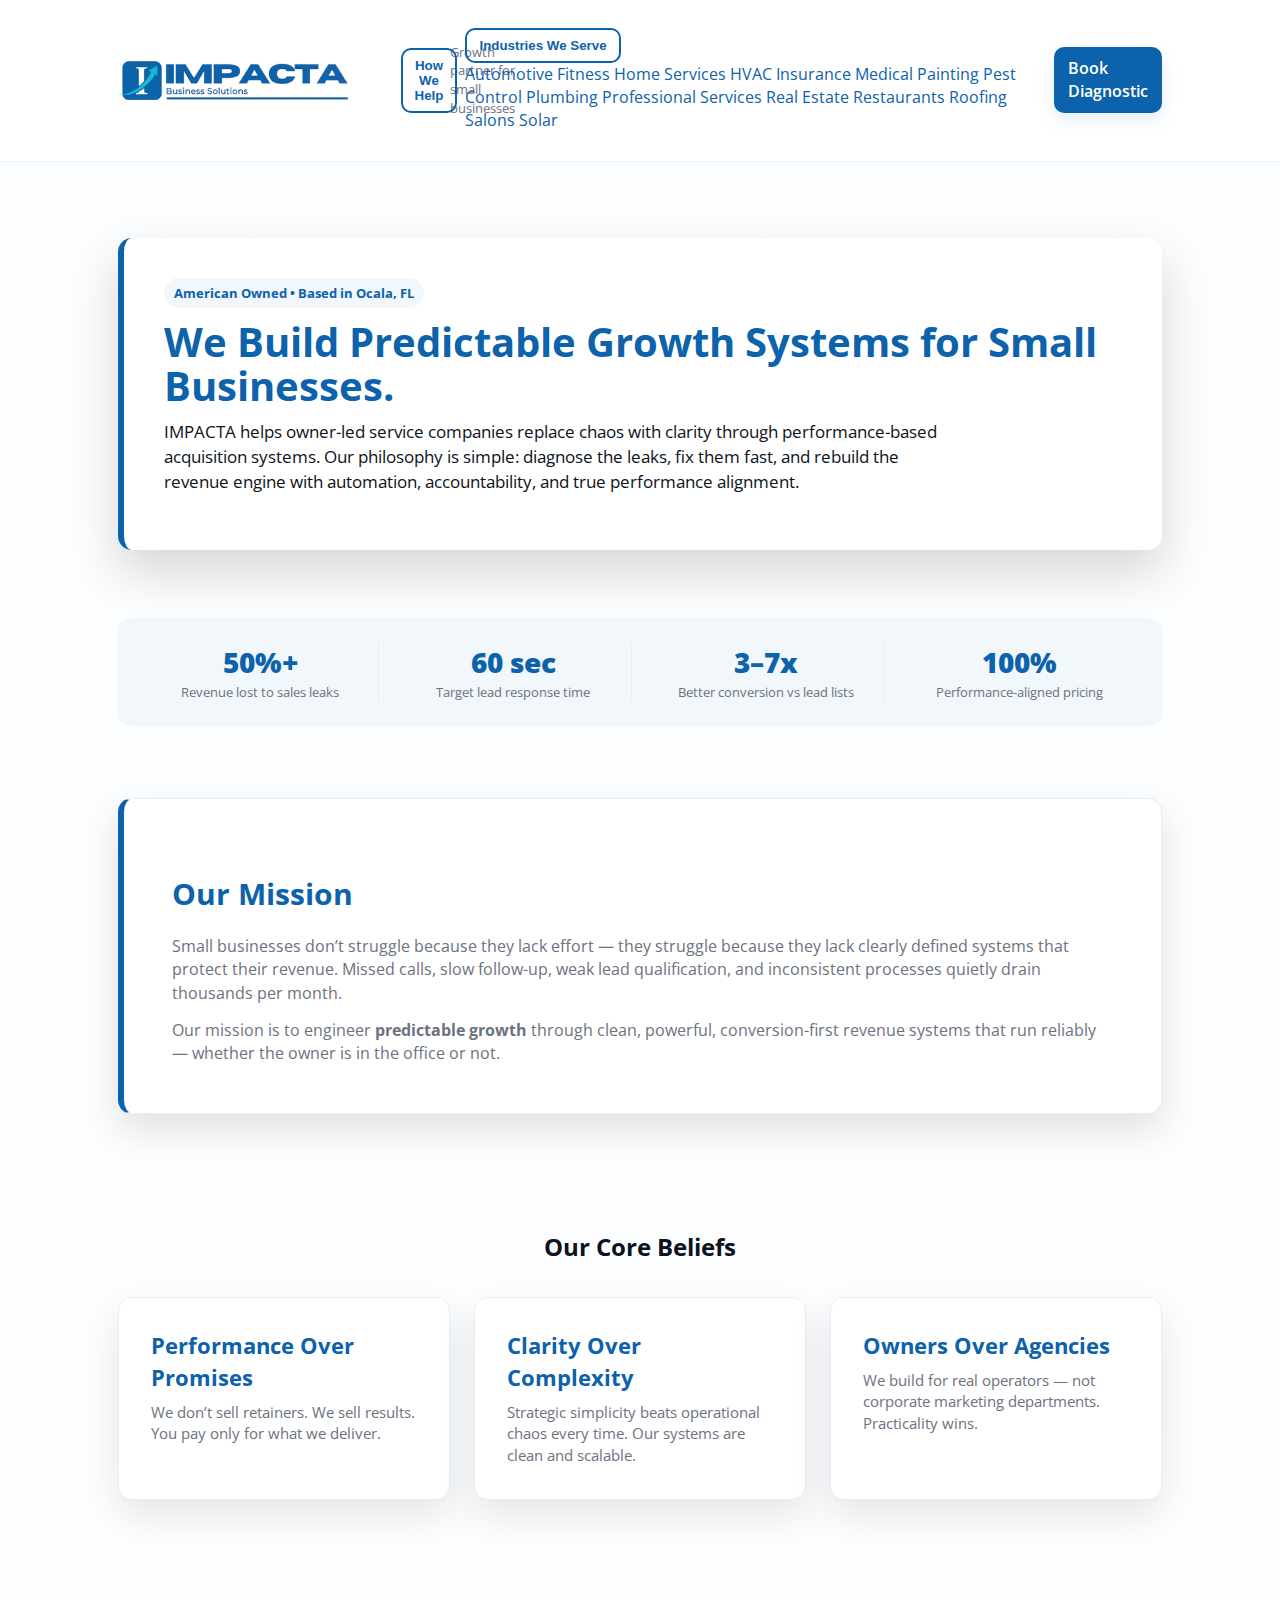
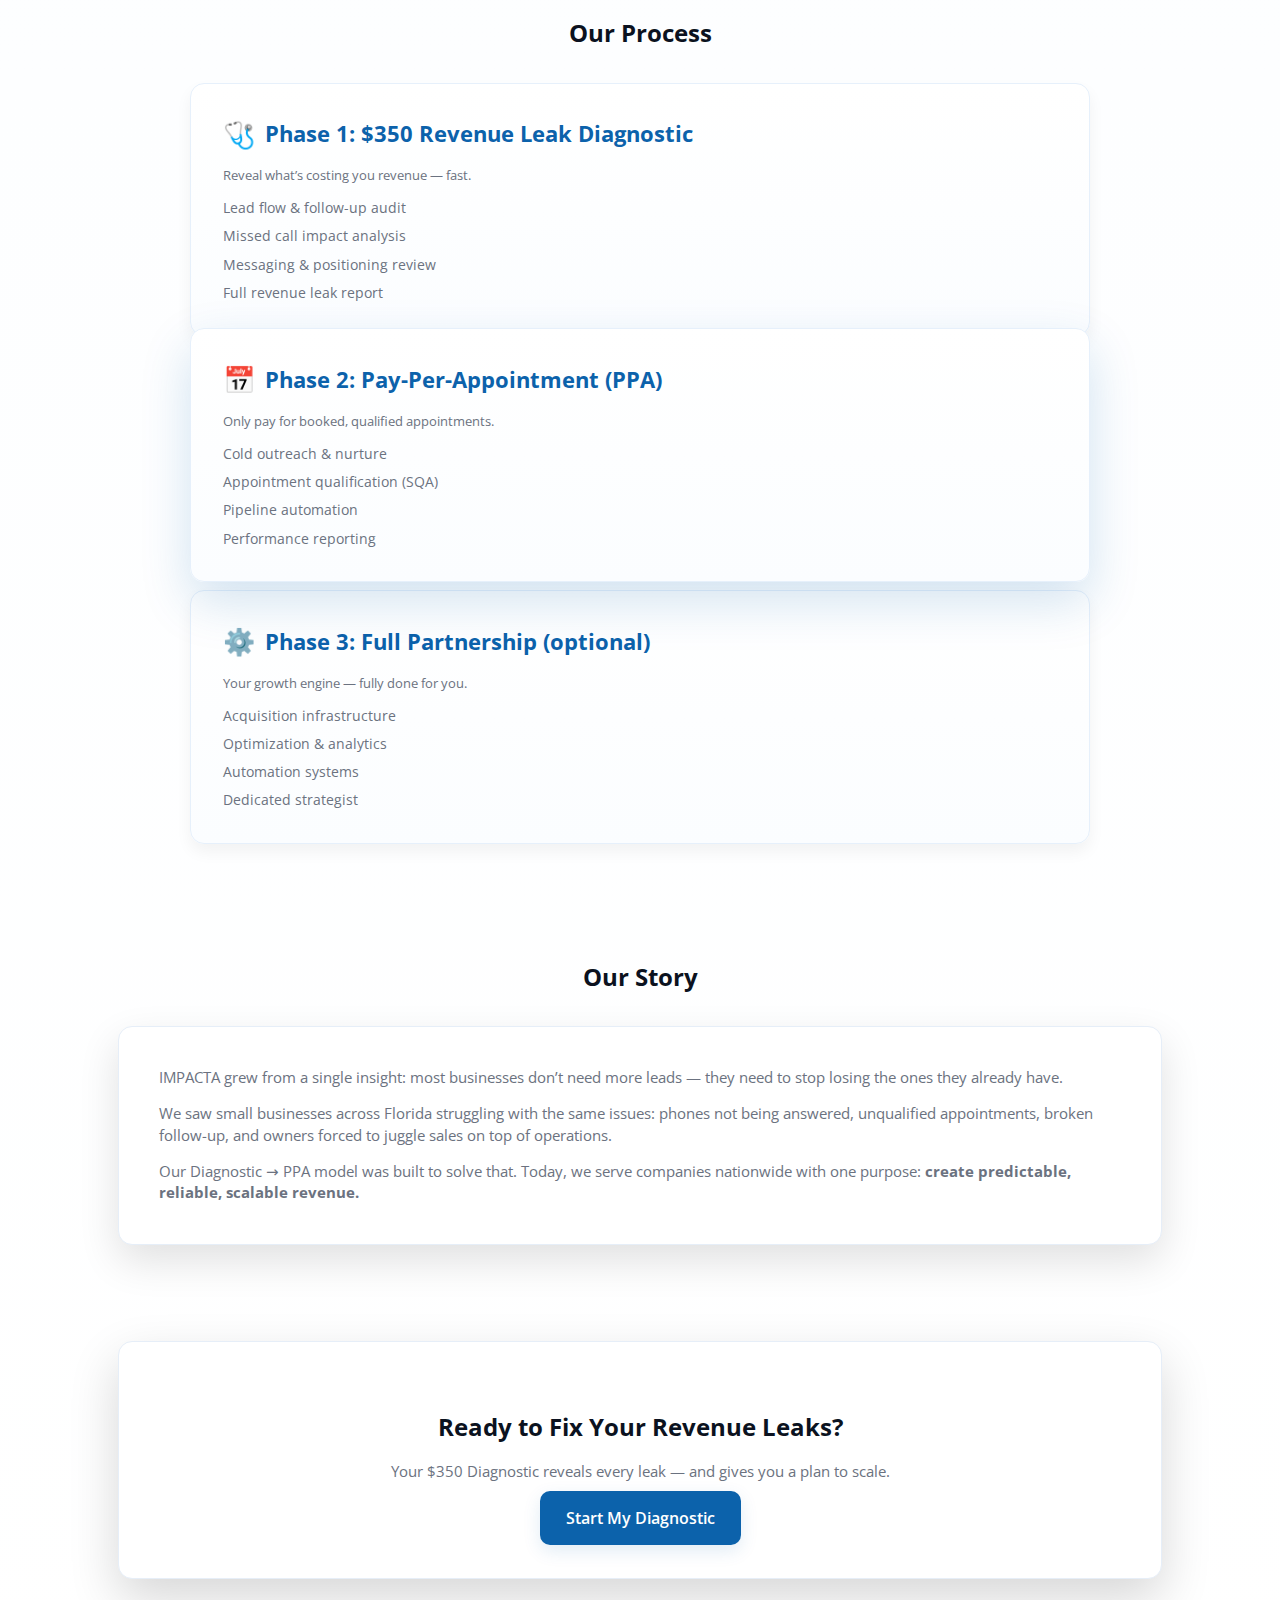
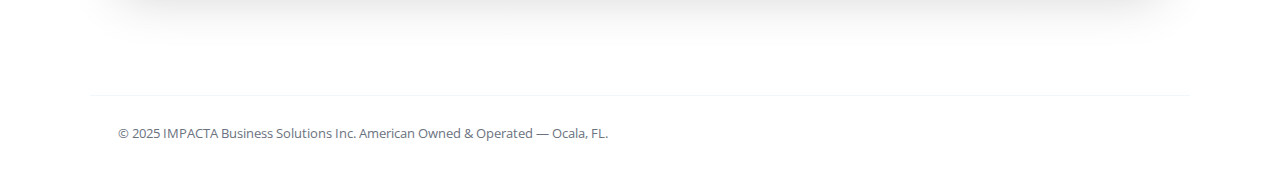
<file: about-us.html>
<!doctype html>
<html lang="en">
<head>
  <meta charset="utf-8" />
  <meta name="viewport" content="width=device-width, initial-scale=1" />
  <title>About IMPACTA Business Solutions</title>

  <link rel="stylesheet" href="css/style.css">
  <link rel="icon" href="img/favicon-2025.png" />
  <link href="https://fonts.googleapis.com/css2?family=Open+Sans:wght@300;400;600;700;800&display=swap" rel="stylesheet">
</head>

<body>
  <!-- HEADER -->
     <header>
    <div class="container nav">
      <div class="brand">
        <a href="index.html">
          <img src="img/logo-main-2025.png" class="logo-desktop" alt="IMPACTA Business Solutions">
          <img src="img/logo-mobile-2025.png" class="logo-mobile" alt="IMPACTA Business Solutions">
        </a>
        <div class="small muted">Growth partner for small businesses</div>
      </div>
        <div class="nav-actions">
          <div class="dropdown">
            <button class="btn-outline dropdown-btn"><a href="about-us.html">How We Help</a></button>
            <div class="dropdown-menu">
            </div>
          </div>


          <div class="dropdown">
            <button class="btn-outline dropdown-btn">Industries We Serve</button>
            <div class="dropdown-menu">
              <a href="automotive.html">Automotive</a>
              <a href="fitness.html">Fitness</a>
              <a href="home-services.html">Home Services</a>
              <a href="hvac.html">HVAC</a>
              <a href="insurance.html">Insurance</a>
              <a href="medical.html">Medical</a>
              <a href="painting.html">Painting</a>
              <a href="Pest-control.html">Pest Control</a>
              <a href="plumbing.html">Plumbing</a>
              <a href="professional-services.html">Professional Services</a>
              <a href="real-estate.html">Real Estate</a>
              <a href="restaurants.html">Restaurants</a>
              <a href="roofing.html">Roofing</a>
              <a href="salons.html">Salons</a>
              <a href="solar.html">Solar</a>
            </div>
          </div>

          <a class="btn" href="book-diagnostic.html">Book Diagnostic</a>
        </div>

    </div>
  </header>
  

  <main class="container">

    <!-- HERO SECTION -->
    <section class="section-spacing">
      <div class="hero-copy" style="
        padding:40px;
        background:var(--white);
        border-left:6px solid var(--brand);
        border-radius:14px;
        box-shadow:0 22px 50px rgba(0,0,0,0.16);
      ">
        <span class="pill">American Owned • Based in Ocala, FL</span>

        <h1 style="margin-bottom:12px; color:var(--brand); font-size:40px; line-height:1.1;">
          We Build Predictable Growth Systems for Small Businesses.
        </h1>

        <p style="font-size:17px; color:#0b1220; max-width:800px;">
          IMPACTA helps owner-led service companies replace chaos with clarity through
          performance-based acquisition systems. Our philosophy is simple:
          diagnose the leaks, fix them fast, and rebuild the revenue engine with automation,
          accountability, and true performance alignment.
        </p>
      </div>
    </section>

    <!-- STATS BAR -->
    <section class="stats-bar" style="margin-top:20px;">
      <div>
        <div class="stat-number">50%+</div>
        <div class="small muted">Revenue lost to sales leaks</div>
      </div>
      <div>
        <div class="stat-number">60 sec</div>
        <div class="small muted">Target lead response time</div>
      </div>
      <div>
        <div class="stat-number">3–7x</div>
        <div class="small muted">Better conversion vs lead lists</div>
      </div>
      <div>
        <div class="stat-number">100%</div>
        <div class="small muted">Performance-aligned pricing</div>
      </div>
    </section>

    <!-- MISSION CARD -->
    <section class="section-spacing">
      <div class="service" style="
        padding:48px;
        border-left:6px solid var(--brand);
        box-shadow:0 16px 40px rgba(0,0,0,0.12);
      ">
        <h2 style="font-size:30px; margin-bottom:20px; color:var(--brand);">
          Our Mission
        </h2>

        <p style="font-size:16px;">
          Small businesses don’t struggle because they lack effort — they struggle because they lack
          clearly defined systems that protect their revenue. Missed calls, slow follow-up, weak lead
          qualification, and inconsistent processes quietly drain thousands per month.
        </p>

        <p style="margin-top:14px; font-size:16px;">
          Our mission is to engineer <strong>predictable growth</strong> through clean, powerful, 
          conversion-first revenue systems that run reliably — whether the owner is in the office or not.
        </p>
      </div>
    </section>

    <!-- VALUES 3-CARD GRID -->
    <section class="section-spacing">
      <h2 style="text-align:center; margin-bottom:32px;">Our Core Beliefs</h2>

      <div class="grid-3">

        <div class="service" style="padding:32px; box-shadow:0 16px 40px rgba(0,0,0,0.10);">
          <h3 style="font-size:22px;">Performance Over Promises</h3>
          <p>We don’t sell retainers. We sell results. You pay only for what we deliver.</p>
        </div>

        <div class="service" style="padding:32px; box-shadow:0 16px 40px rgba(0,0,0,0.10);">
          <h3 style="font-size:22px;">Clarity Over Complexity</h3>
          <p>Strategic simplicity beats operational chaos every time. Our systems are clean and scalable.</p>
        </div>

        <div class="service" style="padding:32px; box-shadow:0 16px 40px rgba(0,0,0,0.10);">
          <h3 style="font-size:22px;">Owners Over Agencies</h3>
          <p>We build for real operators — not corporate marketing departments. Practicality wins.</p>
        </div>

      </div>
    </section>

    <!-- PROCESS GRID -->
    <section class="section-spacing">
      <h2 style="text-align:center; margin-bottom:32px;">Our Process</h2>

      <div class="pricing-grid-ppa">

        <div class="price-card" style="padding:32px;">
        <h4 style="display:flex; align-items:center; gap:10px; font-size:22px;">
          <span style="font-size:26px;">🩺</span> 
          Phase 1: $350 Revenue Leak Diagnostic
        </h4>

          <p class="small muted">Reveal what’s costing you revenue — fast.</p>
          <ul class="features-list">
            <li>Lead flow & follow-up audit</li>
            <li>Missed call impact analysis</li>
            <li>Messaging & positioning review</li>
            <li>Full revenue leak report</li>
          </ul>
        </div>

        <div class="price-card" style="
          padding:32px;
          box-shadow:0 20px 50px rgba(12,98,171,0.18);
          transform:translateY(-8px);
        ">
          <h4 style="display:flex; align-items:center; gap:10px; font-size:22px;">
  <span style="font-size:26px;">📅</span>
  Phase 2: Pay-Per-Appointment (PPA)
</h4>
          <p class="small muted">Only pay for booked, qualified appointments.</p>
          <ul class="features-list">
            <li>Cold outreach & nurture</li>
            <li>Appointment qualification (SQA)</li>
            <li>Pipeline automation</li>
            <li>Performance reporting</li>
          </ul>
        </div>

        <div class="price-card" style="padding:32px;">
          <h4 style="display:flex; align-items:center; gap:10px; font-size:22px;">
            <span style="font-size:26px;">⚙️</span>
            Phase 3: Full Partnership (optional)</h4>
          <p class="small muted">Your growth engine — fully done for you.</p>
          <ul class="features-list">
            <li>Acquisition infrastructure</li>
            <li>Optimization & analytics</li>
            <li>Automation systems</li>
            <li>Dedicated strategist</li>
          </ul>
        </div>

      </div>
    </section>

    <!-- STORY -->
    <section class="section-spacing">
      <h2 style="text-align:center; margin-bottom:32px;">Our Story</h2>

      <div class="service" style="padding:40px; box-shadow:0 16px 40px rgba(0,0,0,0.12);">
        <p>
          IMPACTA grew from a single insight: most businesses don’t need more leads —
          they need to stop losing the ones they already have.
        </p>

        <p style="margin-top:14px;">
          We saw small businesses across Florida struggling with the same issues:
          phones not being answered, unqualified appointments, broken follow-up, and owners forced to 
          juggle sales on top of operations.
        </p>

        <p style="margin-top:14px;">
          Our Diagnostic → PPA model was built to solve that.  
          Today, we serve companies nationwide with one purpose:
          <strong>create predictable, reliable, scalable revenue.</strong>
        </p>
      </div>
    </section>

    <!-- CTA -->
    <section class="section-spacing">
      <div class="service" style="
        padding:48px;
        text-align:center;
        box-shadow:0 20px 50px rgba(0,0,0,0.16);
      ">
        <h2 style="margin-bottom:16px;">Ready to Fix Your Revenue Leaks?</h2>
        <p class="small muted" style="margin-bottom:24px;">
          Your $350 Diagnostic reveals every leak — and gives you a plan to scale.
        </p>
        <a href="book-diagnostic.html" class="btn" style="padding:16px 26px;">Start My Diagnostic</a>
      </div>
    </section>

  </main>

  <footer class="container" style="margin-top:40px;">
    <div class="small muted">© 2025 IMPACTA Business Solutions Inc. American Owned & Operated — Ocala, FL.</div>
  </footer>

</body>
</html>
</file>
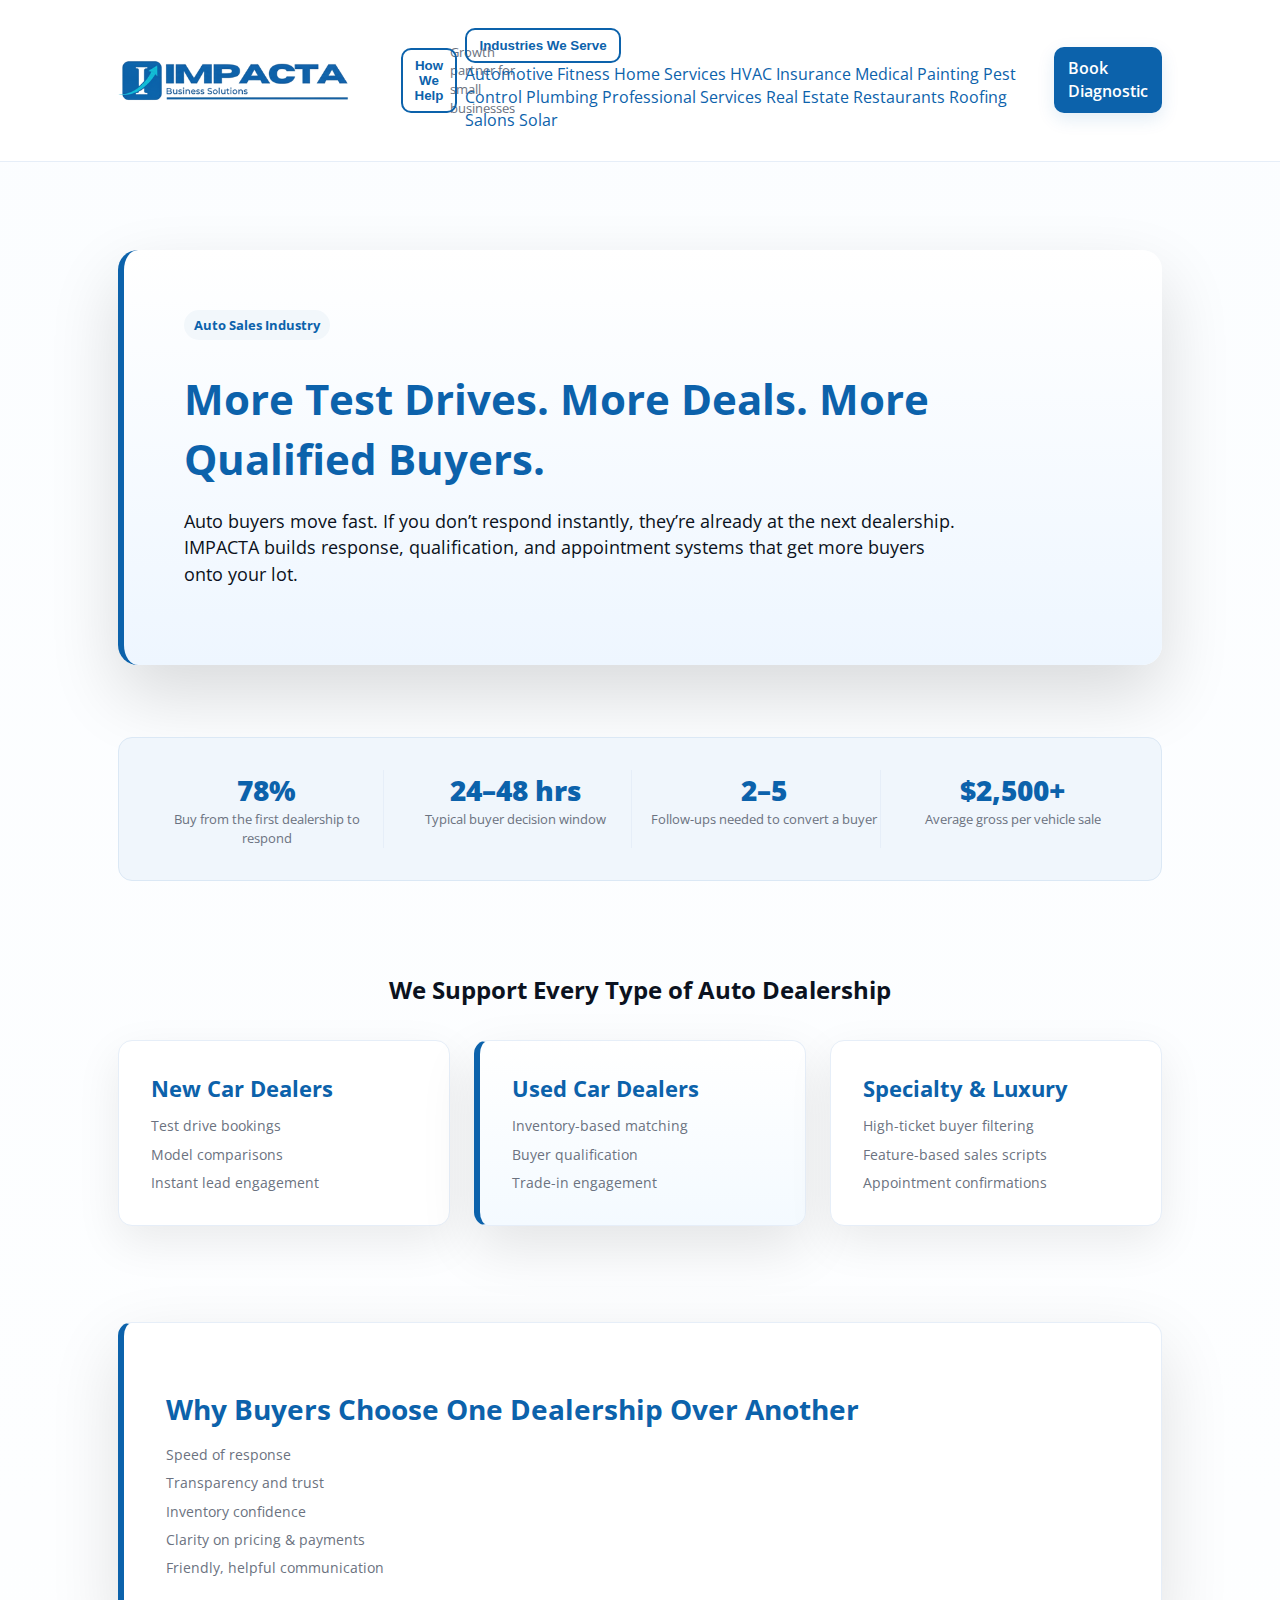
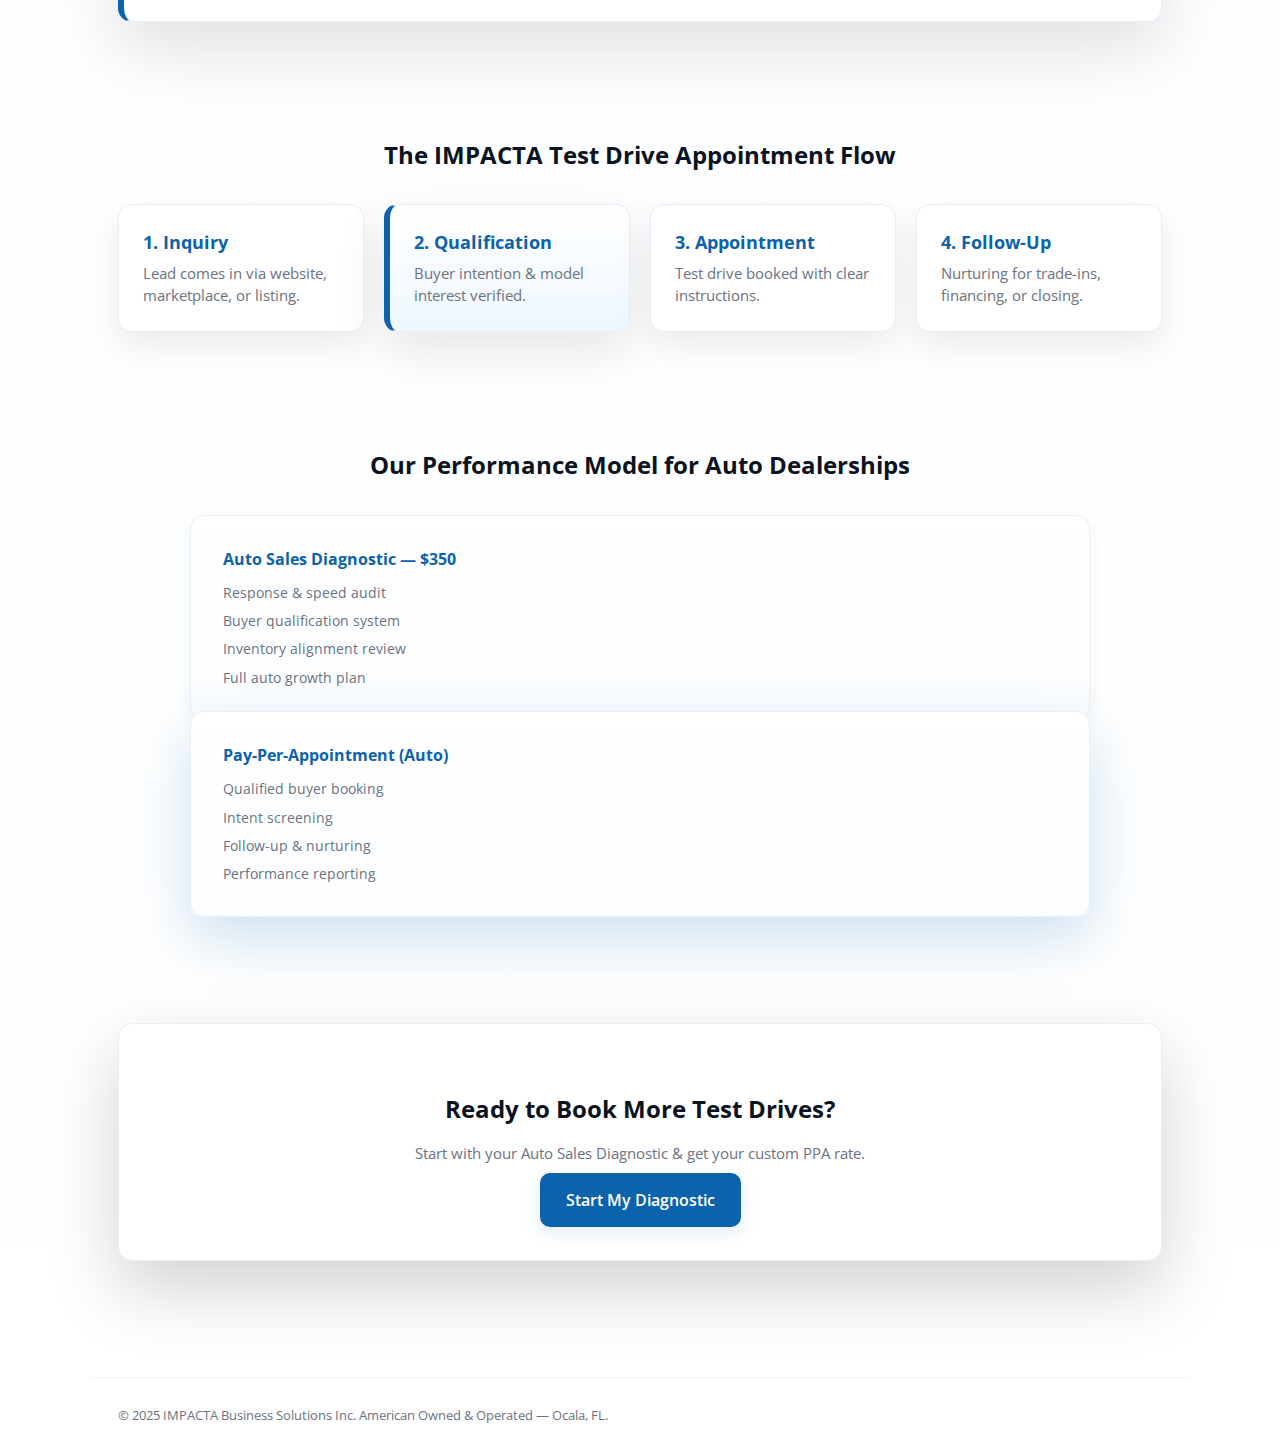
<file: auto-sales.html>
<!doctype html>
<html lang="en">
<head>
  <meta charset="utf-8" />
  <meta name="viewport" content="width=device-width, initial-scale=1" />
  <title>Auto Services Growth Systems | IMPACTA Business Solutions</title>

  <link rel="stylesheet" href="css/style.css" />
  <link rel="icon" href="img/favicon-2025.png" />
  <link href="https://fonts.googleapis.com/css2?family=Open+Sans:wght@300;400;600;700;800&display=swap" rel="stylesheet">
</head>

<body>

  <!-- HEADER -->
 <header>
    <div class="container nav">
      <div class="brand">
        <a href="index.html">
          <img src="img/logo-main-2025.png" class="logo-desktop" alt="IMPACTA Business Solutions">
          <img src="img/logo-mobile-2025.png" class="logo-mobile" alt="IMPACTA Business Solutions">
        </a>
        <div class="small muted">Growth partner for small businesses</div>
      </div>
        <div class="nav-actions">
          <div class="dropdown">
            <button class="btn-outline dropdown-btn"><a href="about-us.html">How We Help</a></button>
            <div class="dropdown-menu">
            </div>
          </div>


          <div class="dropdown">
            <button class="btn-outline dropdown-btn">Industries We Serve</button>
            <div class="dropdown-menu">
              <a href="automotive.html">Automotive</a>
              <a href="fitness.html">Fitness</a>
              <a href="home-services.html">Home Services</a>
              <a href="hvac.html">HVAC</a>
              <a href="insurance.html">Insurance</a>
              <a href="medical.html">Medical</a>
              <a href="painting.html">Painting</a>
              <a href="Pest-control.html">Pest Control</a>
              <a href="plumbing.html">Plumbing</a>
              <a href="professional-services.html">Professional Services</a>
              <a href="real-estate.html">Real Estate</a>
              <a href="restaurants.html">Restaurants</a>
              <a href="roofing.html">Roofing</a>
              <a href="salons.html">Salons</a>
              <a href="solar.html">Solar</a>
            </div>
          </div>

          <a class="btn" href="book-diagnostic.html">Book Diagnostic</a>
        </div>

    </div>
  </header>

<main class="container">

    <!-- HERO: MODERN DEALERSHIP STYLE -->
    <section class="section-spacing" style="padding-top:60px;">
      <div style="
        background:linear-gradient(180deg,#ffffff,#eef6ff);
        padding:60px;
        border-radius:20px;
        border-left:6px solid var(--brand);
        box-shadow:0 30px 70px rgba(0,0,0,0.14);
      ">
        
        <span class="pill">Auto Sales Industry</span>

        <h1 style="font-size:42px; margin-bottom:16px; color:var(--brand);">
          More Test Drives. More Deals. More Qualified Buyers.
        </h1>

        <p style="font-size:18px; max-width:780px;">
          Auto buyers move fast. If you don’t respond instantly, they’re already at the next dealership. 
          IMPACTA builds response, qualification, and appointment systems that get more buyers onto your lot.
        </p>

      </div>
    </section>


    <!-- AUTO STATS BAR -->
    <section class="stats-bar" style="
      margin-top:24px;
      padding:32px;
      background:#f0f6fc;
      border:1px solid #dbe8f5;
    ">

      <div>
        <div class="stat-number">78%</div>
        <div class="small muted">Buy from the first dealership to respond</div>
      </div>

      <div>
        <div class="stat-number">24–48 hrs</div>
        <div class="small muted">Typical buyer decision window</div>
      </div>

      <div>
        <div class="stat-number">2–5</div>
        <div class="small muted">Follow-ups needed to convert a buyer</div>
      </div>

      <div>
        <div class="stat-number">$2,500+</div>
        <div class="small muted">Average gross per vehicle sale</div>
      </div>

    </section>


    <!-- SEGMENTATION GRID -->
    <section class="section-spacing">
      <h2 style="text-align:center; margin-bottom:32px;">We Support Every Type of Auto Dealership</h2>

      <div style="
        display:grid;
        grid-template-columns:repeat(3,1fr);
        gap:24px;
      ">

        <div class="service" style="padding:32px; box-shadow:0 16px 45px rgba(0,0,0,0.08);">
          <h3 style="font-size:22px; color:var(--brand);">New Car Dealers</h3>
          <ul class="features-list">
            <li>Test drive bookings</li>
            <li>Model comparisons</li>
            <li>Instant lead engagement</li>
          </ul>
        </div>

        <div class="service" style="
          padding:32px; 
          border-left:6px solid var(--brand); 
          background:linear-gradient(180deg,#ffffff,#f4faff); 
          box-shadow:0 22px 55px rgba(0,0,0,0.10);
        ">
          <h3 style="font-size:22px; color:var(--brand);">Used Car Dealers</h3>
          <ul class="features-list">
            <li>Inventory-based matching</li>
            <li>Buyer qualification</li>
            <li>Trade-in engagement</li>
          </ul>
        </div>

        <div class="service" style="padding:32px; box-shadow:0 16px 45px rgba(0,0,0,0.08);">
          <h3 style="font-size:22px; color:var(--brand);">Specialty & Luxury</h3>
          <ul class="features-list">
            <li>High-ticket buyer filtering</li>
            <li>Feature-based sales scripts</li>
            <li>Appointment confirmations</li>
          </ul>
        </div>

      </div>
    </section>


    <!-- BUYER PSYCHOLOGY -->
    <section class="section-spacing">
      <div class="service" style="
        padding:42px;
        background:#ffffff;
        border-left:6px solid var(--brand);
        box-shadow:0 26px 70px rgba(0,0,0,0.12);
      ">
        
        <h2 style="font-size:28px; color:var(--brand); margin-bottom:16px;">
          Why Buyers Choose One Dealership Over Another
        </h2>

        <ul class="features-list" style="margin-top:12px;">
          <li>Speed of response</li>
          <li>Transparency and trust</li>
          <li>Inventory confidence</li>
          <li>Clarity on pricing & payments</li>
          <li>Friendly, helpful communication</li>
        </ul>
      </div>
    </section>


    <!-- APPOINTMENT FLOW (AUTO SALES) -->
    <section class="section-spacing">
      <h2 style="text-align:center; margin-bottom:32px;">The IMPACTA Test Drive Appointment Flow</h2>

      <div style="
        display:grid;
        grid-template-columns:repeat(4,1fr);
        gap:20px;
      ">

        <div class="service" style="padding:24px; box-shadow:0 14px 35px rgba(0,0,0,0.08);">
          <h3>1. Inquiry</h3>
          <p>Lead comes in via website, marketplace, or listing.</p>
        </div>

        <div class="service" style="
          padding:24px;
          border-left:6px solid var(--brand);
          background:linear-gradient(180deg,#ffffff,#eef7ff);
          box-shadow:0 18px 50px rgba(0,0,0,0.10);
        ">
          <h3>2. Qualification</h3>
          <p>Buyer intention & model interest verified.</p>
        </div>

        <div class="service" style="padding:24px; box-shadow:0 14px 35px rgba(0,0,0,0.08);">
          <h3>3. Appointment</h3>
          <p>Test drive booked with clear instructions.</p>
        </div>

        <div class="service" style="padding:24px; box-shadow:0 14px 35px rgba(0,0,0,0.08);">
          <h3>4. Follow-Up</h3>
          <p>Nurturing for trade-ins, financing, or closing.</p>
        </div>

      </div>
    </section>


    <!-- PPA FOR AUTO SALES -->
    <section class="section-spacing">
      <h2 style="text-align:center; margin-bottom:32px;">Our Performance Model for Auto Dealerships</h2>

      <div class="pricing-grid-ppa">

        <div class="price-card" style="padding:32px;">
          <h4>Auto Sales Diagnostic — $350</h4>
          <ul class="features-list">
            <li>Response & speed audit</li>
            <li>Buyer qualification system</li>
            <li>Inventory alignment review</li>
            <li>Full auto growth plan</li>
          </ul>
        </div>

        <div class="price-card" style="
          padding:32px;
          box-shadow:0 22px 60px rgba(12,98,171,0.20);
          transform:translateY(-10px);
        ">
          <h4>Pay-Per-Appointment (Auto)</h4>
          <ul class="features-list">
            <li>Qualified buyer booking</li>
            <li>Intent screening</li>
            <li>Follow-up & nurturing</li>
            <li>Performance reporting</li>
          </ul>
        </div>

      </div>
    </section>


    <!-- CTA -->
    <section class="section-spacing">
      <div class="service" style="
        padding:48px;
        text-align:center;
        background:#ffffff;
        box-shadow:0 28px 70px rgba(0,0,0,0.18);
      ">
        <h2 style="margin-bottom:16px;">Ready to Book More Test Drives?</h2>
        <p class="small muted" style="margin-bottom:24px;">
          Start with your Auto Sales Diagnostic & get your custom PPA rate.
        </p>
        <a href="book-diagnostic.html" class="btn" style="padding:16px 26px;">Start My Diagnostic</a>
      </div>
    </section>

  </main>


  <footer class="container" style="margin-top:40px;">
    <div class="small muted">© 2025 IMPACTA Business Solutions Inc. American Owned & Operated — Ocala, FL.</div>
  </footer>

</body>
</html>
</file>
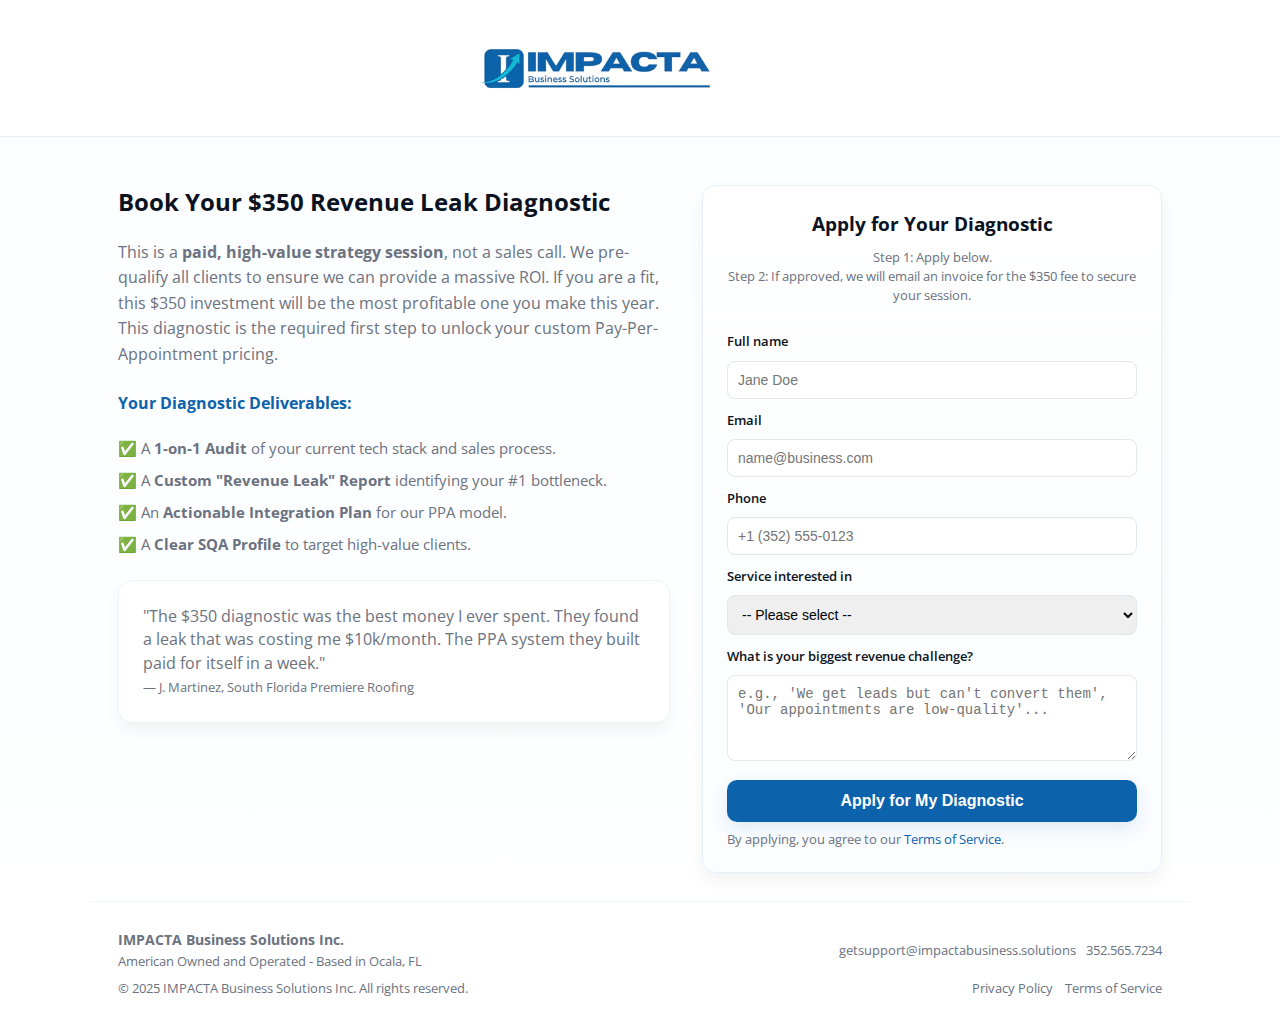
<file: book-diagnostic.html>
<!doctype html>
<html lang="en">
<head>
  <meta charset="utf-8" />
  <meta name="viewport" content="width=device-width, initial-scale=1" />
  
  <title>Book Your $350 Revenue Leak Diagnostic | IMPACTA</title>
  <meta name="description" content="Secure your $350 Revenue Leak Diagnostic. We'll audit your sales funnel, find your bottlenecks, and deliver a custom action plan to implement our PPA model." />
  <link rel="canonical" href="https://impactabusiness.solutions/book-diagnostic.html" />
  
  <link rel="icon" href="img/favicon-2025.png" sizes="any" type="image/png">
  <link rel="apple-touch-icon" href="/images/apple-touch-icon.png">
  <link href="https://fonts.googleapis.com/css2?family=Open+Sans:wght@300;400;600;700;800&display=swap" rel="stylesheet">
  
  <link rel="stylesheet" href="css/style.css">
  <script src='//fw-cdn.com/14986886/6475515.js' chat='true'> </script>
  </head>
<body>

  <header>
    <div class="container nav" style="justify-content: center;">
      <div class="brand">
        <a href="index.html">
          <img src="img/logo-main-2025.png" alt="IMPACTA Business Solutions Logo - Growth Partner" class="logo-desktop"/>
          <img src="img/logo-mobile-2025.png" alt="IMPACTA Mobile Logo" class="logo-mobile"/>
        </a>
      </div>
    </div>
  </header>

  <main class="container" id="main" style="padding-top: 48px;">
    
    <div class="diagnostic-grid">
      
      <aside>
        <h2 style="margin-top: 0;">Book Your $350 Revenue Leak Diagnostic</h2>
        <p class="muted" style="line-height: 1.6;">This is a <b>paid, high-value strategy session</b>, not a sales call. We pre-qualify all clients to ensure we can provide a massive ROI. If you are a fit, this $350 investment will be the most profitable one you make this year. This diagnostic is the required first step to unlock your custom Pay-Per-Appointment pricing.</p>
        <h4 style="color: var(--brand); margin-top: 24px;">Your Diagnostic Deliverables:</h4>
        <ul class="features-list" style="font-size: 15px; line-height: 1.6;">
          <li>✅ A <b>1-on-1 Audit</b> of your current tech stack and sales process.</li>
          <li>✅ A <b>Custom "Revenue Leak" Report</b> identifying your #1 bottleneck.</li>
          <li>✅ An <b>Actionable Integration Plan</b> for our PPA model.</li>
          <li>✅ A <b>Clear SQA Profile</b> to target high-value clients.</li>
        </ul>

        <div class="testimonial" style="margin-top: 24px;">
          <p>"The $350 diagnostic was the best money I ever spent. They found a leak that was costing me $10k/month. The PPA system they built paid for itself in a week."</p>
          <span class="small muted">— J. Martinez, South Florida Premiere Roofing</span>
        </div>
      </aside>

      <section id="contact" class="contact-card">
        <h3 style="text-align: center; margin-top: 0;">Apply for Your Diagnostic</h3>
        <p class="small muted" style="text-align: center; margin-top: -8px; margin-bottom: 16px;">Step 1: Apply below. <br>Step 2: If approved, we will email an invoice for the $350 fee to secure your session.</p>

        <form action="https://formspree.io/f/mblzeglb" method="POST" aria-label="Contact form">
          <label for="name">Full name</label>
          <input id="name" name="name" type="text" placeholder="Jane Doe" required />

          <label for="email">Email</label>
          <input id="email" name="email" type="email" placeholder="name@business.com" required />
          
          <label for="phone">Phone</label>
          <input id="phone" name="phone" type="tel" placeholder="+1 (352) 555-0123" />

          <label for="service">Service interested in</label>
            <select id="service" name="service" required>
              <option value="">-- Please select --</option>
              <option value="diagnostic_ppa">Diagnostic PPA</option>
              <option value="pro_partnership">Pro - Full Partnership</option>
              <option value="general_inquiry">General Inquiry</option>
            </select>

          <label for="message">What is your biggest revenue challenge?</label>
          <textarea id="message" name="message" rows="4" placeholder="e.g., 'We get leads but can't convert them', 'Our appointments are low-quality'..." required></textarea>
          
          <input type="hidden" name="utm_source" id="utm_source" value="" />
          <input type="hidden" name="utm_medium" id="utm_medium" value="" />
          <input type="hidden" name="utm_campaign" id="utm_campaign" value="" />
          
          <div style="margin-top:12px;">
            <button type="submit" class="btn" style="width: 100%; padding: 12px; font-size: 16px;">Apply for My Diagnostic</button>
          </div>
          <div class="small muted" style="margin-top:8px">By applying, you agree to our <a href="terms.html">Terms of Service</a>.</div>
        </form>
      </section>

    </div>
  </main>
  
  <footer class="container" role="contentinfo">
    <div style="display:flex;flex-direction:column;gap:8px">
      <div style="display:flex;justify-content:space-between;align-items:center;gap:12px;flex-wrap:wrap">
        <div>
          <strong>IMPACTA Business Solutions Inc.</strong><br />
          <span class="small muted">American Owned and Operated - Based in Ocala, FL</span>
        </div>
        <div style="display:flex;gap:10px;align-items:center">
          <a class="small muted" href="mailto:support@impactabusiness.solutions">getsupport@impactabusiness.solutions</a>
          <a class="small muted" href="tel:+13525657234">352.565.7234</a>
        </div>
      </div>
 
      <div style="display:flex;justify-content:space-between;align-items:center;gap:12px;flex-wrap:wrap">
          <div class="small muted">© 2025 IMPACTA Business Solutions Inc. All rights reserved.</div>
          <div style="display:flex;gap:12px">
              <a class="small muted" href="privacy.html">Privacy Policy</a>
              <a class="small muted" href="terms.html">Terms of Service</a>
          </div>
      </div>
    </div>
  </footer>
</body>

</html>
</file>
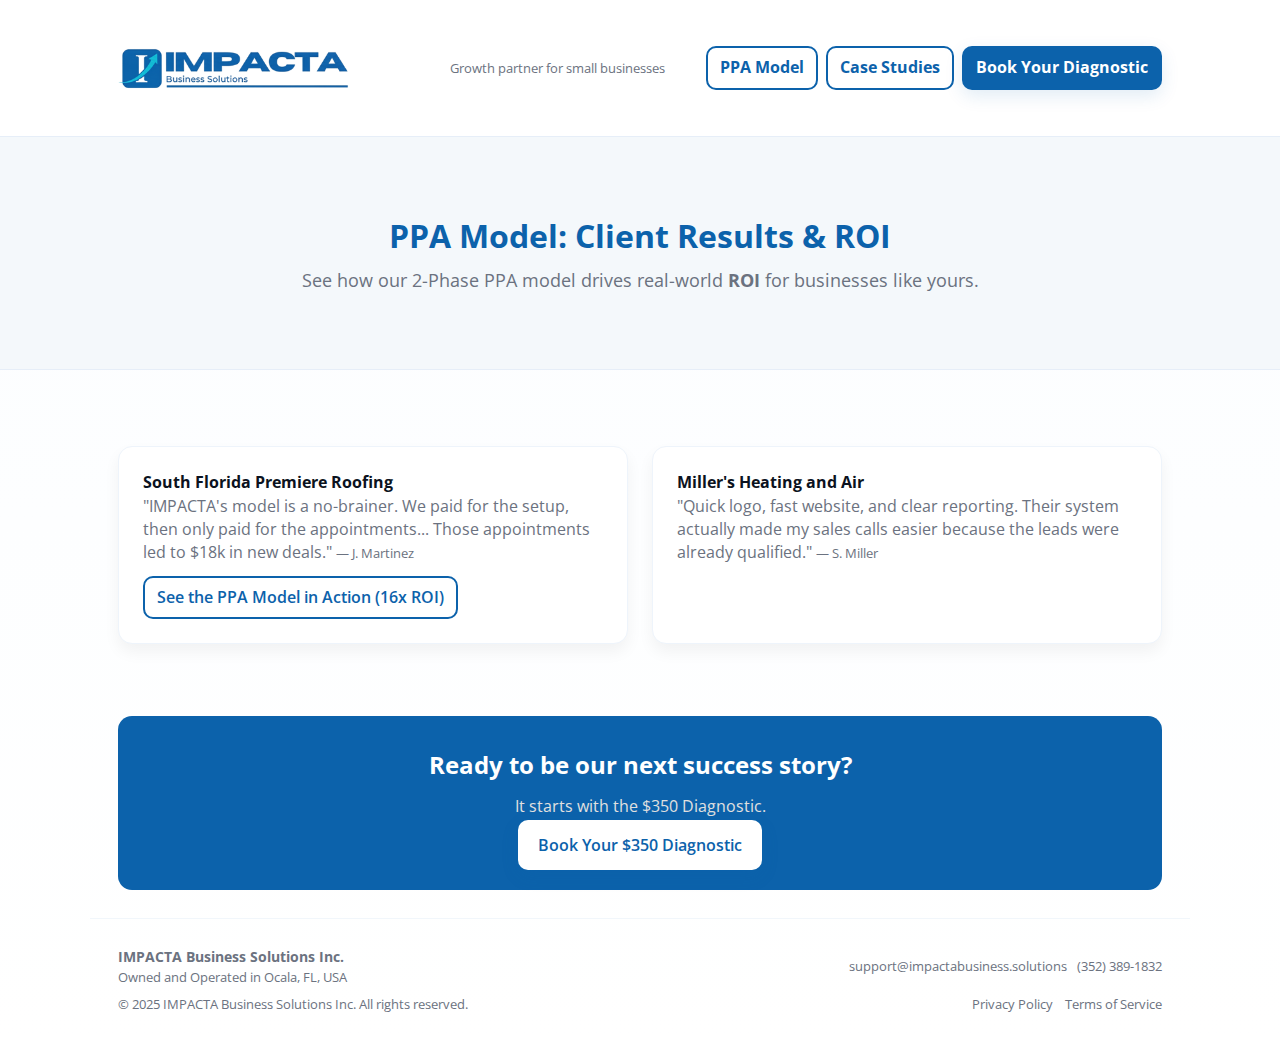
<file: case-studies.html>
<!doctype html>
<html lang="en">
<head>
  <meta charset="utf-8" />
  <meta name="viewport" content="width=device-width, initial-scale=1" />
  
  <title>PPA Model Case Studies & Client ROI | IMPACTA Business Solutions</title>
  <meta name="description" content="See client results from IMPACTA's Pay-Per-Appointment (PPA) system. We deliver measurable ROI for local service businesses in Ocala." />
  <link rel="canonical" href="https://impactabusiness.solutions/case-studies.html" />
  
  <link rel="icon" href="img/favicon-2025.png" sizes="any" type="image/png">
  <link rel="apple-touch-icon" href="/images/apple-touch-icon.png">
  <link href="https://fonts.googleapis.com/css2?family=Open+Sans:wght@300;400;600;700;800&display=swap" rel="stylesheet">
  
  <link rel="stylesheet" href="css/style.css">

  </head>
<body>

  <header>
    <div class="container nav" role="navigation" aria-label="Main navigation">
      <div class="brand">
        <a href="index.html">
          <img src="img/logo-main-2025.png" alt="IMPACTA Business Solutions Logo - Growth Partner" class="logo-desktop"/>
          <img src="img/logo-mobile-2025.png" alt="IMPACTA Mobile Logo" class="logo-mobile"/>
        </a>
        <div class="small muted">Growth partner for small businesses</div>
      </div>
      <div class="nav-actions">
        <a class="btn-outline" style="font-weight: bold;" href="ppa-model.html">PPA Model</a>
        <a class="btn-outline" style="font-weight: bold;" href="case-studies.html">Case Studies</a>
        <a class="btn" style="font-weight: bold;" href="book-diagnostic.html">Book Your Diagnostic</a>
      </div>
    </div>
  </header>
  
  <section class="section-spacing" style="padding-top: 48px; padding-bottom: 48px; background-color: #f4f8fb; border-bottom: 1px solid #e6eef8;">
    <div class="container" style="text-align: center;">
      <h1 style="color: var(--brand); margin: 0;">PPA Model: Client Results & ROI</h1>
      <p class="muted" style="font-size: 18px; max-width: 700px; margin: 8px auto 0;">See how our 2-Phase PPA model drives real-world <B>ROI</B> for businesses like yours.</p>
    </div>
  </section>

  <main class="container" id="main">
    
    <section class="section-spacing" aria-labelledby="testimonials-heading">
      <div class="testimonial-grid">
        
        <div class="testimonial">
          <strong>South Florida Premiere Roofing</strong>
          <p>"IMPACTA's model is a no-brainer. We paid for the setup, then only paid for the appointments... Those appointments led to $18k in new deals." <span class="small muted">— J. Martinez</span></p>
          <a class="btn-outline" href="case-study-roofing.html" style="margin-top: 12px; display:inline-block;">See the PPA Model in Action (16x ROI)</a>
        </div>
        
        <div class="testimonial">
          <strong>Miller's Heating and Air</strong>
          <p>"Quick logo, fast website, and clear reporting. Their system actually made my sales calls easier because the leads were already qualified." <span class="small muted">— S. Miller</span></p>
          </div>

        </div>
    </section>

    <section class="section-spacing" style="background: var(--brand); border-radius: var(--radius); text-align: center; padding: 32px; margin-top: 24px;">
      <h2 style="color: var(--white); margin-top: 0;">Ready to be our next success story?</h2>
      <p style="color: #e0e0e0; margin-top: -8px; margin-bottom: 16px;">It starts with the $350 Diagnostic.</p>
      <a href="book-diagnostic.html" class="btn" style="background: var(--white); color: var(--brand); padding: 14px 20px; font-size: 16px;">Book Your $350 Diagnostic</a>
    </section>

  </main>
  
  <footer class="container" role="contentinfo">
    <div style="display:flex;flex-direction:column;gap:8px">
      <div style="display:flex;justify-content:space-between;align-items:center;gap:12px;flex-wrap:wrap">
        <div>
          <strong>IMPACTA Business Solutions Inc.</strong><br />
          <span class="small muted"> Owned and Operated in Ocala, FL, USA</span>
        </div>
        <div style="display:flex;gap:10px;align-items:center">
          <a class="small muted" href="mailto:support@impactabusiness.solutions">support@impactabusiness.solutions</a>
          <a class="small muted" href="tel:+13523891832">(352) 389-1832</a>
        </div>
      </div>
 
      <div style="display:flex;justify-content:space-between;align-items:center;gap:12px;flex-wrap:wrap">
          <div class="small muted">© 2025 IMPACTA Business Solutions Inc. All rights reserved.</div>
          <div style="display:flex;gap:12px">
              <a class="small muted" href="privacy.html">Privacy Policy</a>
              <a class="small muted" href="terms.html">Terms of Service</a>
          </div>
      </div>
    </div>
  </footer>
</body>

</html>
</file>
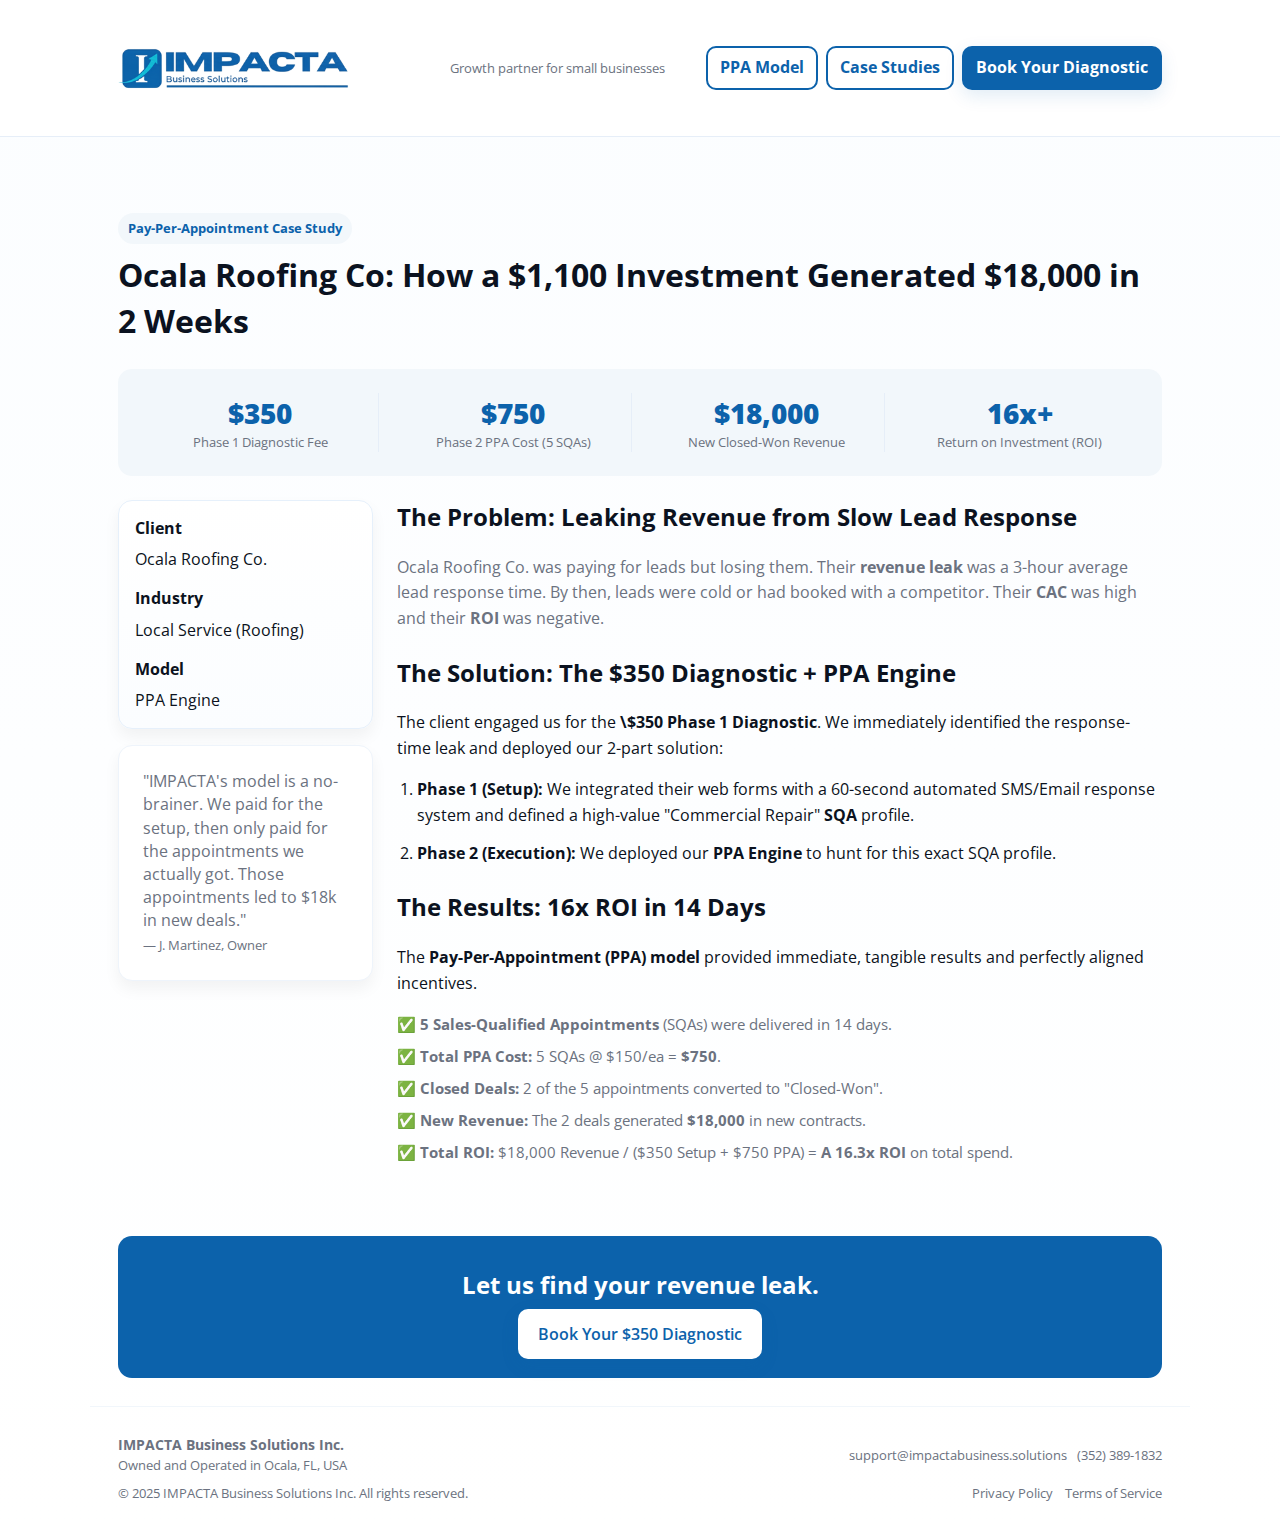
<file: case-study-roofing.html>
<!doctype html>
<html lang="en">
<head>
  <meta charset="utf-8" />
  <meta name="viewport" content="width=device-width, initial-scale=1" />
  
  <title>PPA Case Study: Ocala Roofing Co. (16x ROI) | IMPACTA</title>
  <meta name="description" content="See how IMPACTA's $350 Diagnostic + $750 PPA investment generated $18,000 in new revenue for Ocala Roofing Co. — a 16x+ ROI." />
  <link rel="canonical" href="https://impactabusiness.solutions/case-study-roofing.html" />
  
  <link rel="icon" href="img/favicon-2025.png" sizes="any" type="image/png">
  <link rel="apple-touch-icon" href="/images/apple-touch-icon.png">
  <link href="https://fonts.googleapis.com/css2?family=Open+Sans:wght@300;400;600;700;800&display=swap" rel="stylesheet">
  
  <link rel="stylesheet" href="css/style.css">

  </head>
<body>
  <header>
    <div class="container nav" role="navigation" aria-label="Main navigation">
      <div class="brand">
        <a href="index.html">
          <img src="img/logo-main-2025.png" alt="IMPACTA Business Solutions Logo - Growth Partner" class="logo-desktop"/>
          <img src="img/logo-mobile-2025.png" alt="IMPACTA Mobile Logo" class="logo-mobile"/>
        </a>
        <div class="small muted">Growth partner for small businesses</div>
      </div>
      <div class="nav-actions">
        <a class="btn-outline" style="font-weight: bold;" href="ppa-model.html">PPA Model</a>
        <a class="btn-outline" style="font-weight: bold;" href="case-studies.html">Case Studies</a>
        <a class="btn" style="font-weight: bold;" href="book-diagnostic.html">Book Your Diagnostic</a>
      </div>
    </div>
  </header>
  
  <main class="container" id="main">
    
    <section class="section-spacing">
      <span class="pill">Pay-Per-Appointment Case Study</span>
      <h1 style="margin-top: 8px;">Ocala Roofing Co: How a $1,100 Investment Generated $18,000 in 2 Weeks</h1>
      
      <div class="stats-bar">
        <div>
          <div class="stat-number">$350</div>
          <div class="small muted">Phase 1 Diagnostic Fee</div>
        </div>
        <div>
          <div class="stat-number">$750</div>
          <div class="small muted">Phase 2 PPA Cost (5 SQAs)</div>
        </div>
        <div>
          <div class="stat-number">$18,000</div>
          <div class="small muted">New Closed-Won Revenue</div>
        </div>
        <div>
          <div class="stat-number">16x+</div>
          <div class="small muted">Return on Investment (ROI)</div>
        </div>
      </div>
      
      <div style="display: grid; grid-template-columns: 1fr 3fr; gap: 24px; @media(max-width: 768px){grid-template-columns: 1fr;}">
        <aside>
          <div class="contact-card" style="padding: 16px;">
            <h4 style="margin: 0 0 8px;">Client</h4>
            <p style="margin: 0;">Ocala Roofing Co.</p>
            <h4 style="margin: 16px 0 8px;">Industry</h4>
            <p style="margin: 0;">Local Service (Roofing)</p>
            <h4 style="margin: 16px 0 8px;">Model</h4>
            <p style="margin: 0;">PPA Engine</p>
          </div>
          <div class="testimonial" style="margin-top: 16px;">
            <p>"IMPACTA's model is a no-brainer. We paid for the setup, then only paid for the appointments we actually got. Those appointments led to $18k in new deals."</p>
            <span class="small muted">— J. Martinez, Owner</span>
          </div>
        </aside>

        <article>
          <h2 style="margin-top: 0;">The Problem: Leaking Revenue from Slow Lead Response</h2>
          <p class="muted" style="line-height: 1.6;">Ocala Roofing Co. was paying for leads but losing them. Their <b>revenue leak</B> was a 3-hour average lead response time. By then, leads were cold or had booked with a competitor. Their <b>CAC</B> was high and their <b>ROI</B> was negative.</p>
          
          <h2 style="margin-top: 24px;">The Solution: The $350 Diagnostic + PPA Engine</h2>
          <p style="line-height: 1.6;">The client engaged us for the <b>\$350 Phase 1 Diagnostic</B>. We immediately identified the response-time leak and deployed our 2-part solution:</p>
          <ol style="line-height: 1.6; padding-left: 20px;">
            <li style="margin-bottom: 12px;"><strong>Phase 1 (Setup):</strong> We integrated their web forms with a 60-second automated SMS/Email response system and defined a high-value "Commercial Repair" <b>SQA</B> profile.</li>
            <li style="margin-bottom: 12px;"><strong>Phase 2 (Execution):</strong> We deployed our <b>PPA Engine</B> to hunt for this exact SQA profile.</li>
          </ol>
          
          <h2 style="margin-top: 24px;">The Results: 16x ROI in 14 Days</h2>
          <p style="line-height: 1.6;">The <b>Pay-Per-Appointment (PPA) model</B> provided immediate, tangible results and perfectly aligned incentives.</p>
          <ul class="features-list" style="font-size: 15px; line-height: 1.6;">
            <li>✅ <b>5 Sales-Qualified Appointments</B> (SQAs) were delivered in 14 days.</li>
            <li>✅ <b>Total PPA Cost:</B> 5 SQAs @ $150/ea = <b>$750</B>.</li>
            <li>✅ <b>Closed Deals:</B> 2 of the 5 appointments converted to "Closed-Won".</li>
            <li>✅ <b>New Revenue:</B> The 2 deals generated <b>$18,000</B> in new contracts.</li>
            <li>✅ <b>Total ROI:</B> $18,000 Revenue / ($350 Setup + $750 PPA) = <b>A 16.3x ROI</B> on total spend.</li>
          </ul>
        </article>
      </div>
    </section>

    <section class="section-spacing" style="background: var(--brand); border-radius: var(--radius); text-align: center; padding: 32px; margin-top: 24px;">
      <h2 style="color: var(--white); margin-top: 0;">Let us find your revenue leak.</h2>
      <a href="book-diagnostic.html" class="btn" style="background: var(--white); color: var(--brand); padding: 14px 20px; font-size: 16px;">Book Your $350 Diagnostic</a>
    </section>
  </main>
  
  <footer class="container" role="contentinfo">
    <div style="display:flex;flex-direction:column;gap:8px">
      <div style="display:flex;justify-content:space-between;align-items:center;gap:12px;flex-wrap:wrap">
        <div>
          <strong>IMPACTA Business Solutions Inc.</strong><br />
          <span class="small muted"> Owned and Operated in Ocala, FL, USA</span>
        </div>
        <div style="display:flex;gap:10px;align-items:center">
          <a class="small muted" href="mailto:support@impactabusiness.solutions">support@impactabusiness.solutions</a>
          <a class="small muted" href="tel:+13523891832">(352) 389-1832</a>
        </div>
      </div>
 
      <div style="display:flex;justify-content:space-between;align-items:center;gap:12px;flex-wrap:wrap">
          <div class="small muted">© 2025 IMPACTA Business Solutions Inc. All rights reserved.</div>
          <div style="display:flex;gap:12px">
              <a class="small muted" href="privacy.html">Privacy Policy</a>
              <a class="small muted" href="terms.html">Terms of Service</a>
          </div>
      </div>
    </div>
  </footer>
</body>
</html>
</file>
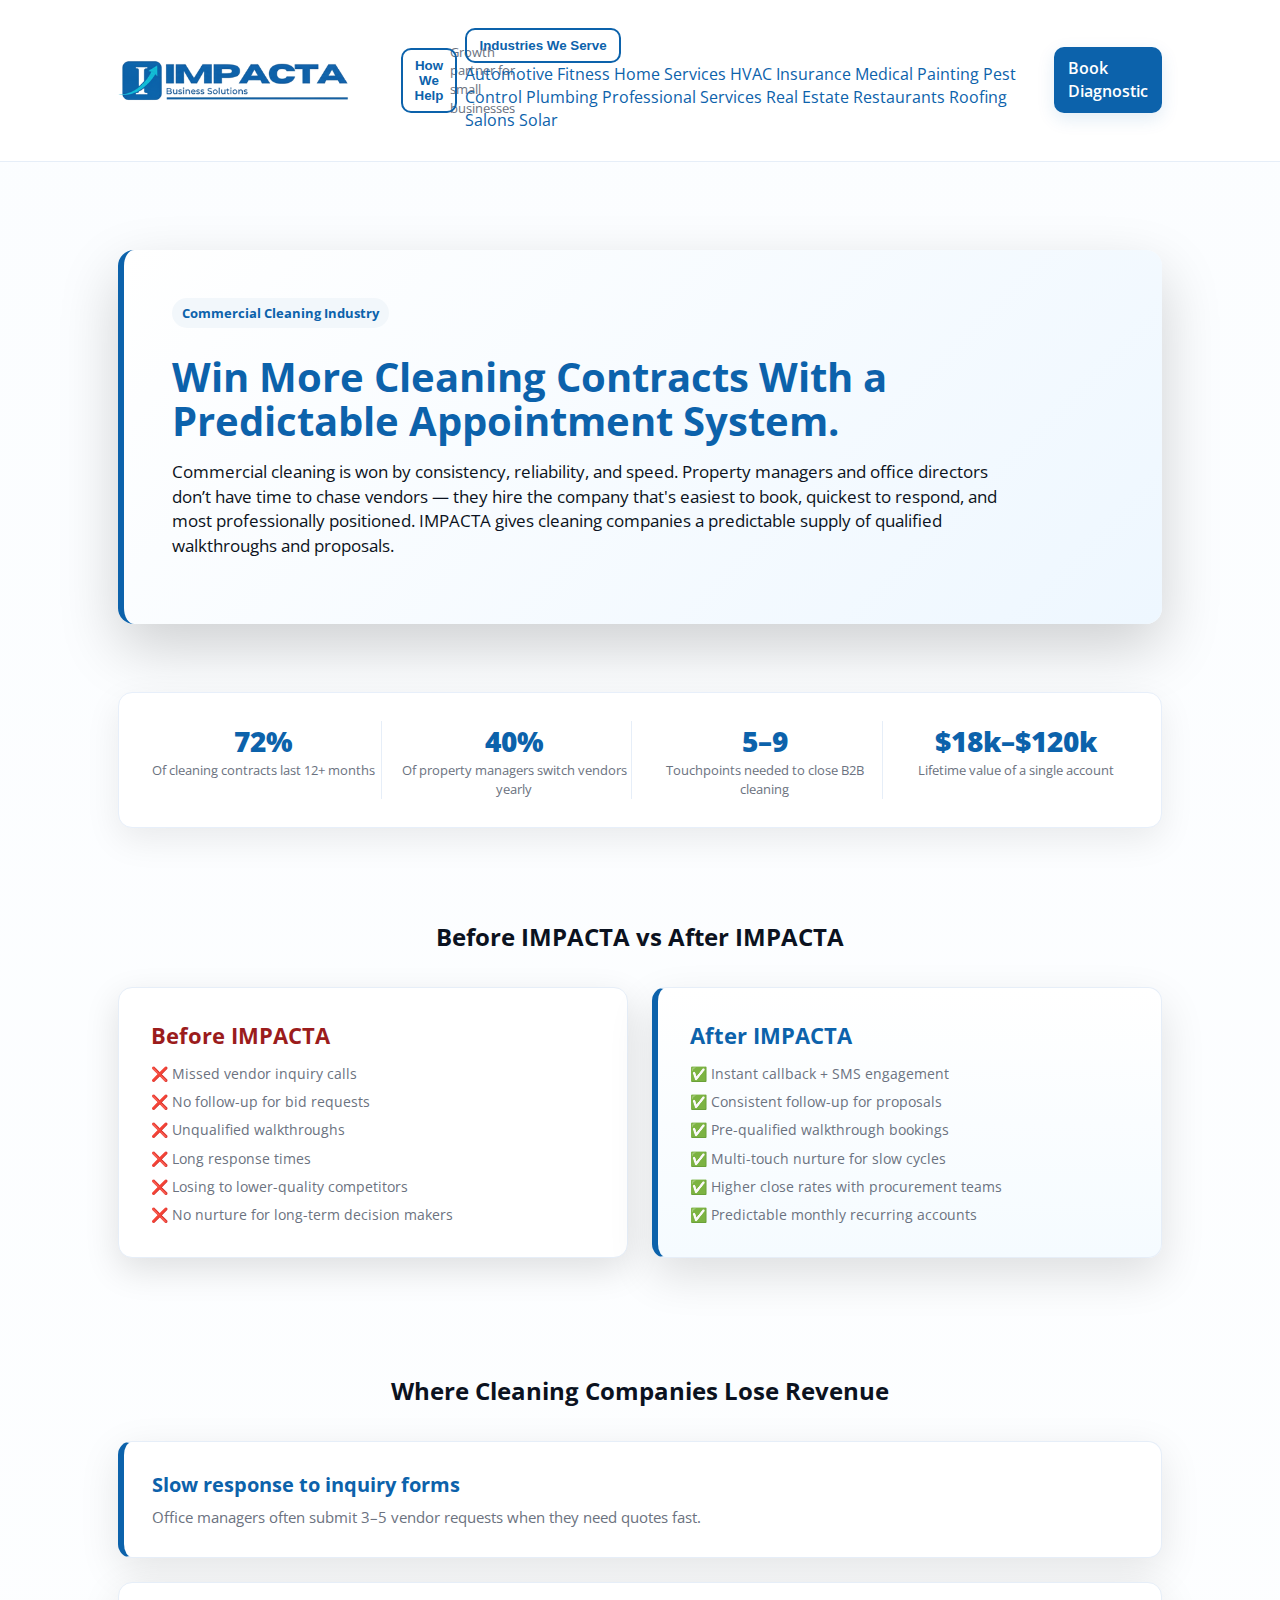
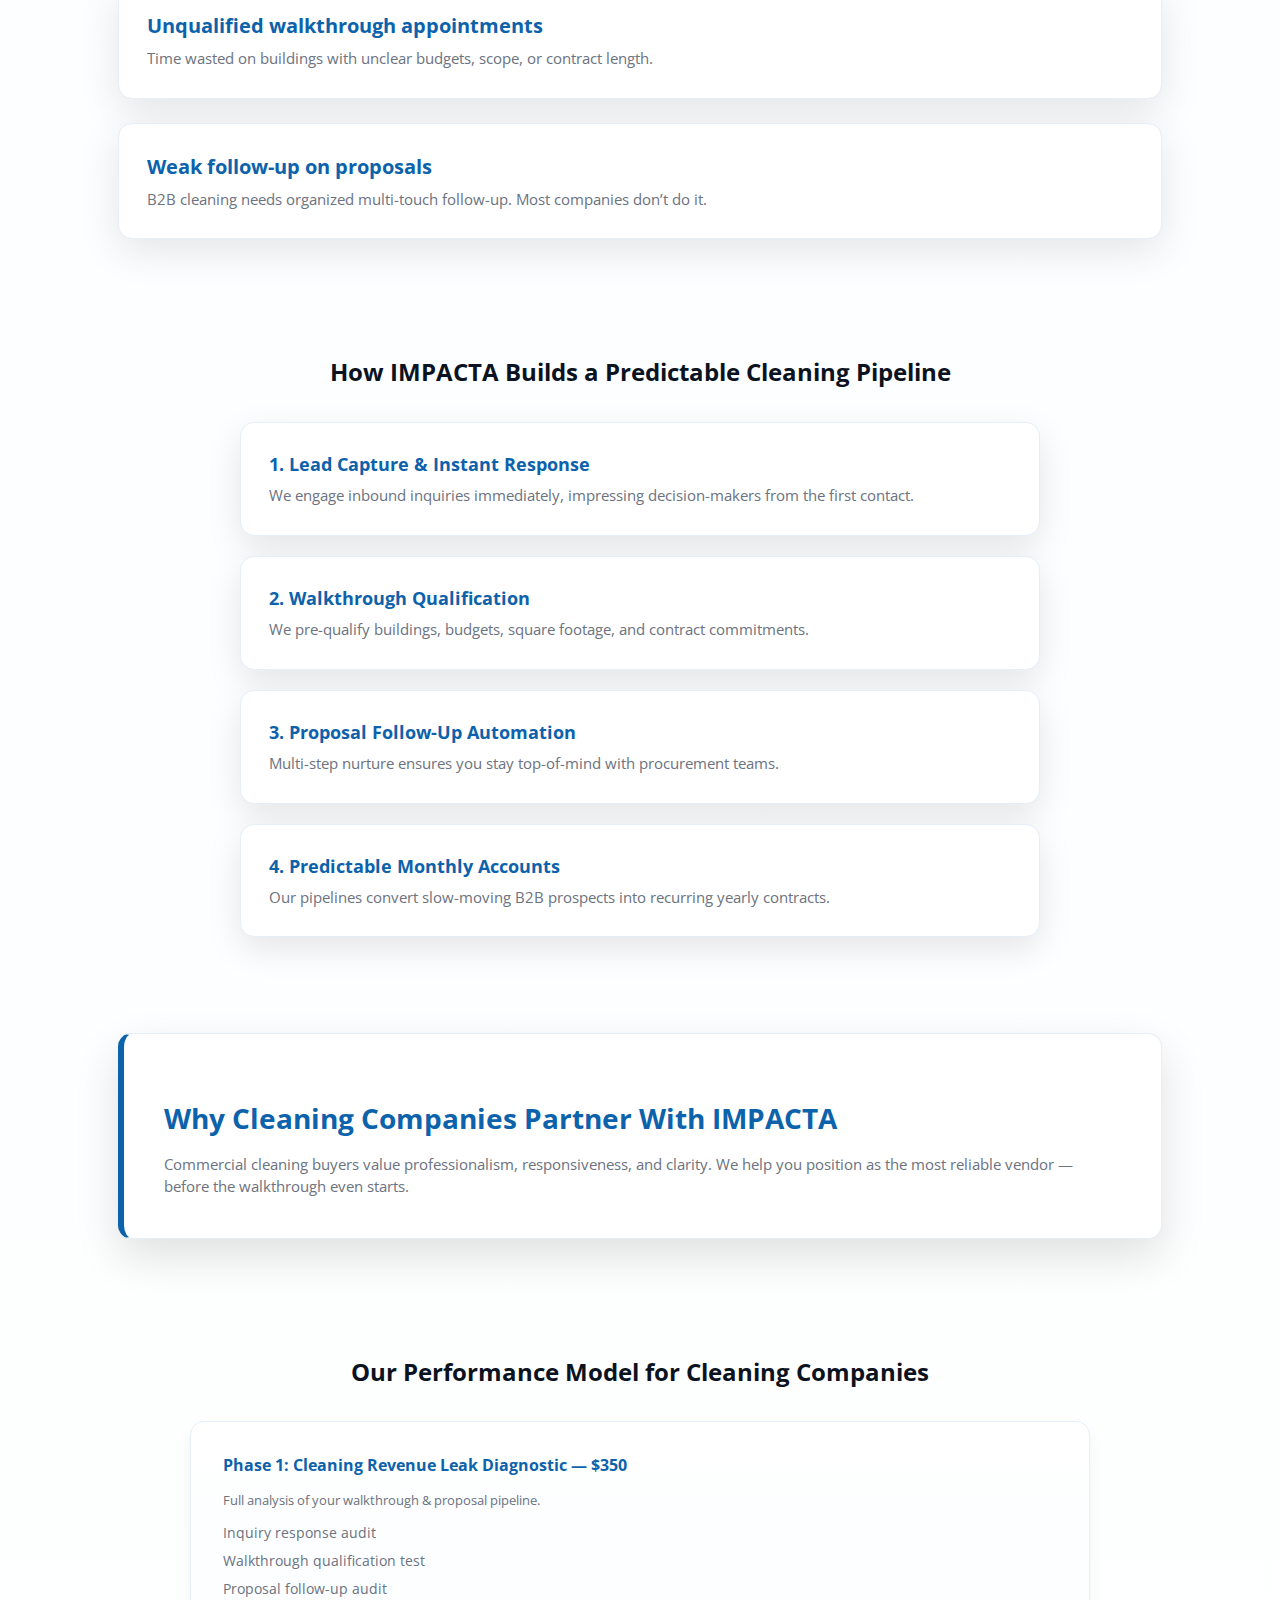
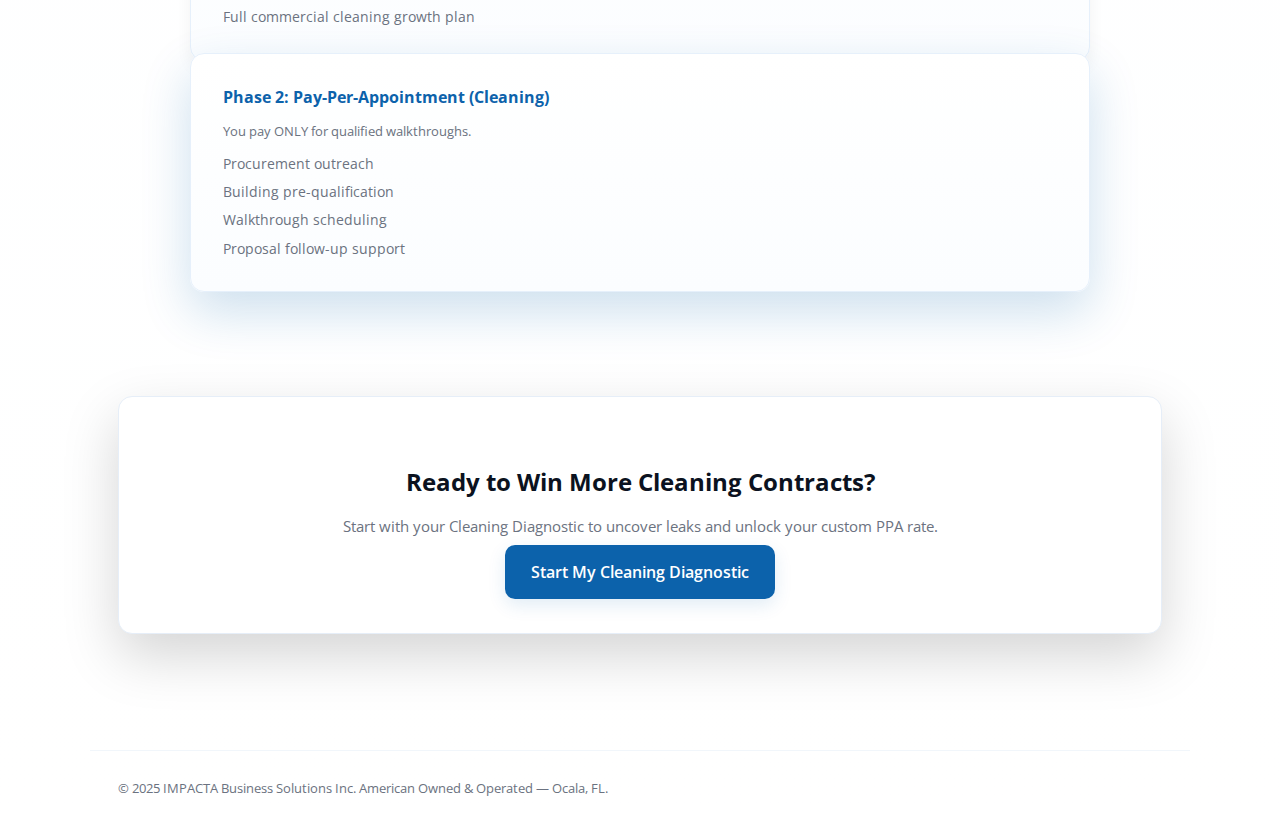
<file: cleaning.html>
<!doctype html>
<html lang="en">
<head>
  <meta charset="utf-8" />
  <meta name="viewport" content="width=device-width, initial-scale=1" />
  <title>Commercial Cleaning Growth Systems | IMPACTA Business Solutions</title>

  <link rel="stylesheet" href="css/style.css" />
  <link rel="icon" href="img/favicon-2025.png" />
  <link href="https://fonts.googleapis.com/css2?family=Open+Sans:wght@300;400;600;700;800&display=swap" rel="stylesheet">
</head>

<body>

  <!-- HEADER -->
 <header>
    <div class="container nav">
      <div class="brand">
        <a href="index.html">
          <img src="img/logo-main-2025.png" class="logo-desktop" alt="IMPACTA Business Solutions">
          <img src="img/logo-mobile-2025.png" class="logo-mobile" alt="IMPACTA Business Solutions">
        </a>
        <div class="small muted">Growth partner for small businesses</div>
      </div>
        <div class="nav-actions">
          <div class="dropdown">
            <button class="btn-outline dropdown-btn"><a href="about-us.html">How We Help</a></button>
            <div class="dropdown-menu">
            </div>
          </div>


          <div class="dropdown">
            <button class="btn-outline dropdown-btn">Industries We Serve</button>
            <div class="dropdown-menu">
              <a href="automotive.html">Automotive</a>
              <a href="fitness.html">Fitness</a>
              <a href="home-services.html">Home Services</a>
              <a href="hvac.html">HVAC</a>
              <a href="insurance.html">Insurance</a>
              <a href="medical.html">Medical</a>
              <a href="painting.html">Painting</a>
              <a href="Pest-control.html">Pest Control</a>
              <a href="plumbing.html">Plumbing</a>
              <a href="professional-services.html">Professional Services</a>
              <a href="real-estate.html">Real Estate</a>
              <a href="restaurants.html">Restaurants</a>
              <a href="roofing.html">Roofing</a>
              <a href="salons.html">Salons</a>
              <a href="solar.html">Solar</a>
            </div>
          </div>

          <a class="btn" href="book-diagnostic.html">Book Diagnostic</a>
        </div>

    </div>
  </header>


  <main class="container">

    <!-- UNIQUE ASYMMETRIC DIAGONAL HERO -->
    <section class="section-spacing" style="padding-top:60px;">
      <div style="
        background:linear-gradient(135deg, #ffffff 0%, #eef7ff 100%);
        padding:48px;
        border-radius:16px;
        box-shadow:0 24px 60px rgba(0,0,0,0.18);
        border-left:6px solid var(--brand);
      ">
        <span class="pill">Commercial Cleaning Industry</span>
        <h1 style="font-size:40px; color:var(--brand); margin-bottom:16px; line-height:1.1;">
          Win More Cleaning Contracts With a Predictable Appointment System.
        </h1>
        <p style="font-size:17px; max-width:850px;">
          Commercial cleaning is won by consistency, reliability, and speed. Property managers and office
          directors don’t have time to chase vendors — they hire the company that's easiest to book,
          quickest to respond, and most professionally positioned.  
          IMPACTA gives cleaning companies a predictable supply of qualified walkthroughs and proposals.
        </p>
      </div>
    </section>


    <!-- STAT BAR - NEW LAYOUT STYLE -->
    <section class="stats-bar" style="
      margin-top:20px;
      background:#ffffff;
      border:1px solid #e7effa;
      box-shadow:0 12px 35px rgba(0,0,0,0.08);
      border-radius:14px;
      padding:28px;
    ">
      <div>
        <div class="stat-number">72%</div>
        <div class="small muted">Of cleaning contracts last 12+ months</div>
      </div>

      <div>
        <div class="stat-number">40%</div>
        <div class="small muted">Of property managers switch vendors yearly</div>
      </div>

      <div>
        <div class="stat-number">5–9</div>
        <div class="small muted">Touchpoints needed to close B2B cleaning</div>
      </div>

      <div>
        <div class="stat-number">$18k–$120k</div>
        <div class="small muted">Lifetime value of a single account</div>
      </div>
    </section>


    <!-- BEFORE & AFTER IMPACTA COMPARISON GRID -->
    <section class="section-spacing">
      <h2 style="text-align:center; margin-bottom:32px;">Before IMPACTA vs After IMPACTA</h2>

      <div style="
        display:grid;
        grid-template-columns:1fr 1fr;
        gap:24px;
      ">

        <!-- BEFORE -->
        <div class="service" style="padding:32px; box-shadow:0 12px 35px rgba(0,0,0,0.12);">
          <h3 style="color:#9b1c1c; font-size:22px;">Before IMPACTA</h3>
          <ul class="features-list" style="margin-top:12px;">
            <li>❌ Missed vendor inquiry calls</li>
            <li>❌ No follow-up for bid requests</li>
            <li>❌ Unqualified walkthroughs</li>
            <li>❌ Long response times</li>
            <li>❌ Losing to lower-quality competitors</li>
            <li>❌ No nurture for long-term decision makers</li>
          </ul>
        </div>

        <!-- AFTER -->
        <div class="service" style="
          padding:32px;
          background:linear-gradient(180deg,#ffffff,#f5fbff);
          box-shadow:0 18px 45px rgba(0,0,0,0.12);
          border-left:6px solid var(--brand);
        ">
          <h3 style="color:var(--brand); font-size:22px;">After IMPACTA</h3>
          <ul class="features-list" style="margin-top:12px;">
            <li>✅ Instant callback + SMS engagement</li>
            <li>✅ Consistent follow-up for proposals</li>
            <li>✅ Pre-qualified walkthrough bookings</li>
            <li>✅ Multi-touch nurture for slow cycles</li>
            <li>✅ Higher close rates with procurement teams</li>
            <li>✅ Predictable monthly recurring accounts</li>
          </ul>
        </div>

      </div>
    </section>


    <!-- WHERE CLEANING COMPANIES LOSE REVENUE (UNIQUE STAGGER) -->
    <section class="section-spacing">
      <h2 style="text-align:center; margin-bottom:32px;">
        Where Cleaning Companies Lose Revenue
      </h2>

      <div style="display:grid; gap:24px;">

        <div class="service" style="
          padding:28px;
          box-shadow:0 12px 40px rgba(0,0,0,0.10);
          border-left:6px solid var(--brand);
        ">
          <h3 style="font-size:20px;">Slow response to inquiry forms</h3>
          <p>Office managers often submit 3–5 vendor requests when they need quotes fast.</p>
        </div>

        <div class="service" style="
          padding:28px;
          box-shadow:0 12px 40px rgba(0,0,0,0.10);
        ">
          <h3 style="font-size:20px;">Unqualified walkthrough appointments</h3>
          <p>Time wasted on buildings with unclear budgets, scope, or contract length.</p>
        </div>

        <div class="service" style="
          padding:28px;
          box-shadow:0 12px 40px rgba(0,0,0,0.10);
        ">
          <h3 style="font-size:20px;">Weak follow-up on proposals</h3>
          <p>B2B cleaning needs organized multi-touch follow-up. Most companies don’t do it.</p>
        </div>

      </div>
    </section>


    <!-- UNIQUE VERTICAL TIMELINE PROCESS -->
    <section class="section-spacing">
      <h2 style="text-align:center; margin-bottom:32px;">How IMPACTA Builds a Predictable Cleaning Pipeline</h2>

      <div style="display:grid; gap:20px; max-width:800px; margin:0 auto;">

        <div class="service" style="padding:28px; box-shadow:0 12px 35px rgba(0,0,0,0.10);">
          <h3>1. Lead Capture & Instant Response</h3>
          <p>We engage inbound inquiries immediately, impressing decision-makers from the first contact.</p>
        </div>

        <div class="service" style="padding:28px; box-shadow:0 12px 35px rgba(0,0,0,0.10);">
          <h3>2. Walkthrough Qualification</h3>
          <p>We pre-qualify buildings, budgets, square footage, and contract commitments.</p>
        </div>

        <div class="service" style="padding:28px; box-shadow:0 12px 35px rgba(0,0,0,0.10);">
          <h3>3. Proposal Follow-Up Automation</h3>
          <p>Multi-step nurture ensures you stay top-of-mind with procurement teams.</p>
        </div>

        <div class="service" style="padding:28px; box-shadow:0 12px 35px rgba(0,0,0,0.10);">
          <h3>4. Predictable Monthly Accounts</h3>
          <p>Our pipelines convert slow-moving B2B prospects into recurring yearly contracts.</p>
        </div>

      </div>
    </section>


    <!-- CLEANING-SPECIFIC VALUE PANEL -->
    <section class="section-spacing">
      <div class="service" style="
        padding:40px;
        background:#ffffff;
        border-left:6px solid var(--brand);
        box-shadow:0 18px 45px rgba(0,0,0,0.12);
      ">
        <h2 style="font-size:28px; color:var(--brand); margin-bottom:16px;">
          Why Cleaning Companies Partner With IMPACTA
        </h2>
        <p>
          Commercial cleaning buyers value professionalism, responsiveness, and clarity.  
          We help you position as the most reliable vendor — before the walkthrough even starts.
        </p>
      </div>
    </section>


    <!-- PPA FOR CLEANING (UNIQUE LAYOUT) -->
    <section class="section-spacing">
      <h2 style="text-align:center; margin-bottom:32px;">Our Performance Model for Cleaning Companies</h2>

      <div class="pricing-grid-ppa">

        <div class="price-card" style="padding:32px;">
          <h4>Phase 1: Cleaning Revenue Leak Diagnostic — $350</h4>
          <p class="small muted">Full analysis of your walkthrough & proposal pipeline.</p>
          <ul class="features-list">
            <li>Inquiry response audit</li>
            <li>Walkthrough qualification test</li>
            <li>Proposal follow-up audit</li>
            <li>Full commercial cleaning growth plan</li>
          </ul>
        </div>

        <div class="price-card" style="
          padding:32px;
          box-shadow:0 20px 50px rgba(12,98,171,0.20);
          transform:translateY(-8px);
        ">
          <h4>Phase 2: Pay-Per-Appointment (Cleaning)</h4>
          <p class="small muted">You pay ONLY for qualified walkthroughs.</p>
          <ul class="features-list">
            <li>Procurement outreach</li>
            <li>Building pre-qualification</li>
            <li>Walkthrough scheduling</li>
            <li>Proposal follow-up support</li>
          </ul>
        </div>

      </div>
    </section>


    <!-- CTA -->
    <section class="section-spacing">
      <div class="service" style="
        padding:48px;
        text-align:center;
        box-shadow:0 22px 55px rgba(0,0,0,0.17);
      ">
        <h2 style="margin-bottom:16px;">Ready to Win More Cleaning Contracts?</h2>
        <p class="small muted" style="margin-bottom:24px;">
          Start with your Cleaning Diagnostic to uncover leaks and unlock your custom PPA rate.
        </p>
        <a href="book-diagnostic.html" class="btn" style="padding:16px 26px;">Start My Cleaning Diagnostic</a>
      </div>
    </section>

  </main>

  <footer class="container" style="margin-top:40px;">
    <div class="small muted">© 2025 IMPACTA Business Solutions Inc. American Owned & Operated — Ocala, FL.</div>
  </footer>

</body>
</html>
</file>
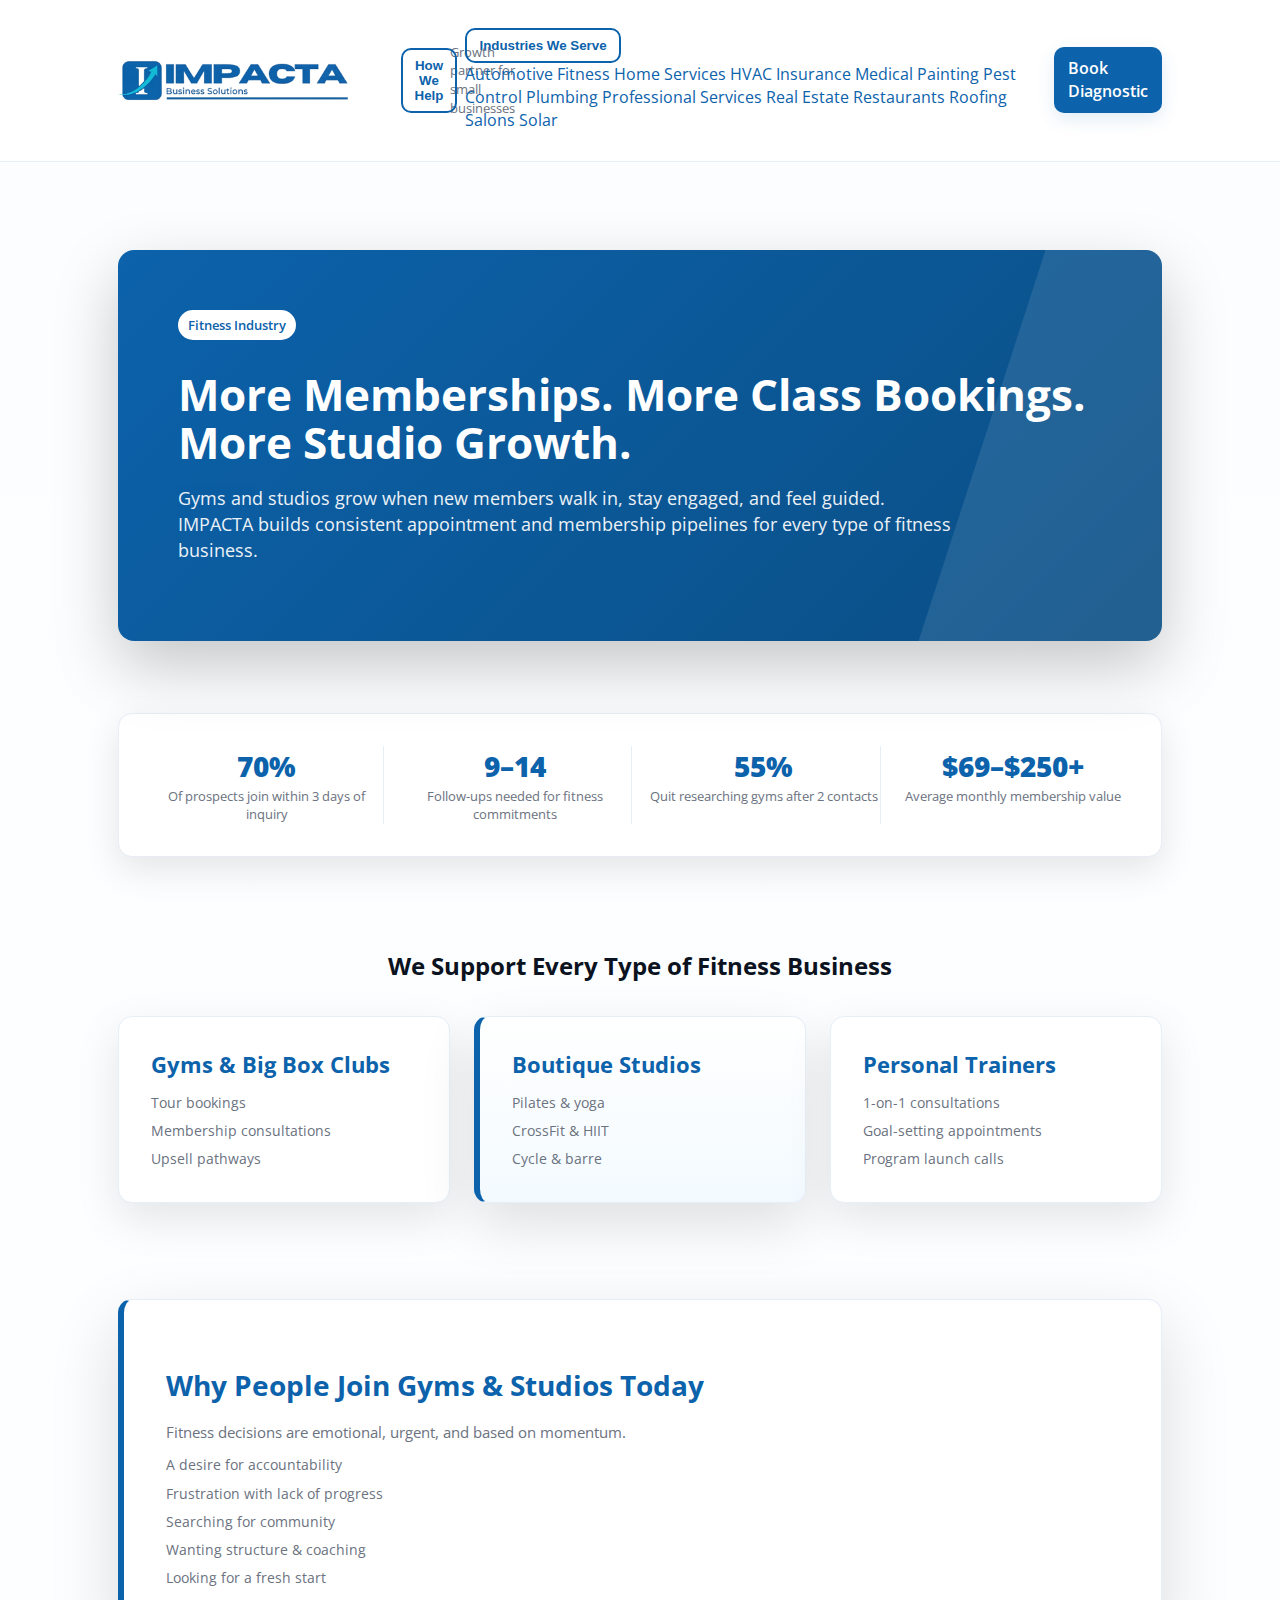
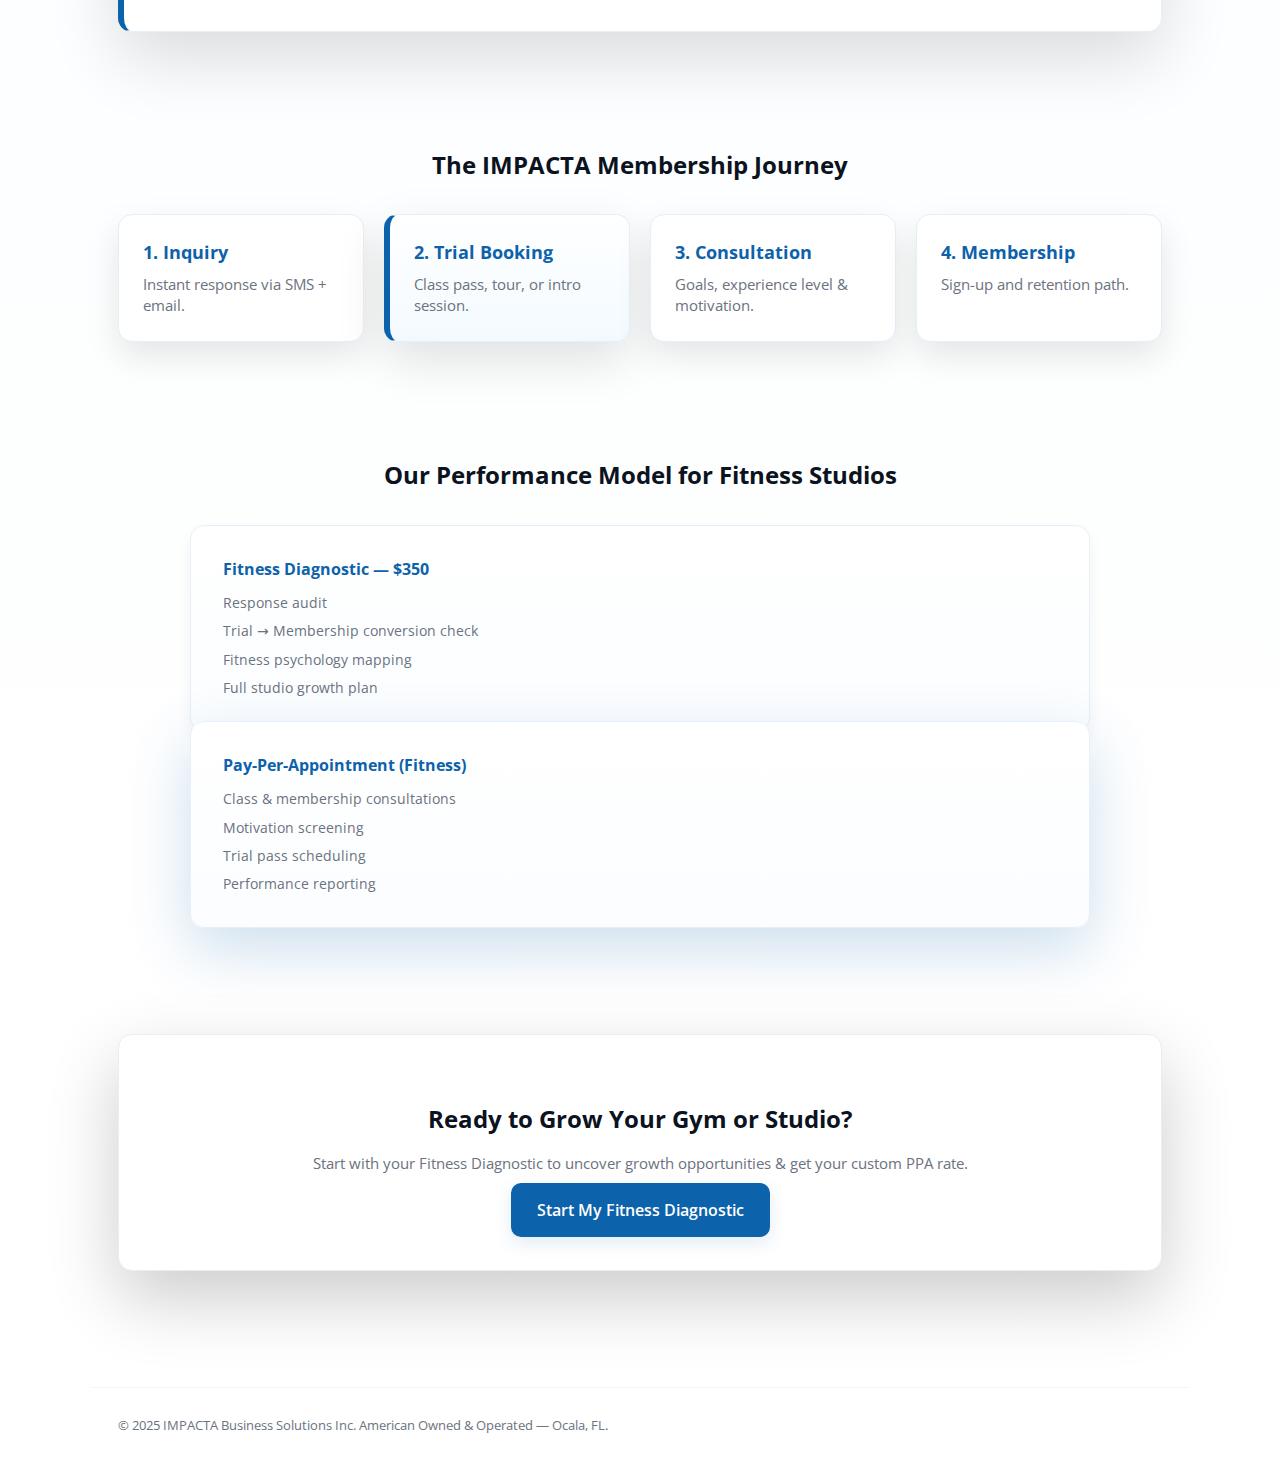
<file: fitness.html>
<!doctype html>
<html lang="en">
<head>
  <meta charset="utf-8" />
  <meta name="viewport" content="width=device-width, initial-scale=1" />
  <title>Gym & Fitness Studio Growth Systems | IMPACTA Business Solutions</title>

  <link rel="stylesheet" href="css/style.css" />
  <link rel="icon" href="img/favicon-2025.png" />
  <link href="https://fonts.googleapis.com/css2?family=Open+Sans:wght@300;400;600;700;800&display=swap" rel="stylesheet">
</head>

<body>

  <!-- HEADER -->
 <header>
    <div class="container nav">
      <div class="brand">
        <a href="index.html">
          <img src="img/logo-main-2025.png" class="logo-desktop" alt="IMPACTA Business Solutions">
          <img src="img/logo-mobile-2025.png" class="logo-mobile" alt="IMPACTA Business Solutions">
        </a>
        <div class="small muted">Growth partner for small businesses</div>
      </div>
        <div class="nav-actions">
          <div class="dropdown">
            <button class="btn-outline dropdown-btn"><a href="about-us.html">How We Help</a></button>
            <div class="dropdown-menu">
            </div>
          </div>


          <div class="dropdown">
            <button class="btn-outline dropdown-btn">Industries We Serve</button>
            <div class="dropdown-menu">
              <a href="automotive.html">Automotive</a>
              <a href="fitness.html">Fitness</a>
              <a href="home-services.html">Home Services</a>
              <a href="hvac.html">HVAC</a>
              <a href="insurance.html">Insurance</a>
              <a href="medical.html">Medical</a>
              <a href="painting.html">Painting</a>
              <a href="Pest-control.html">Pest Control</a>
              <a href="plumbing.html">Plumbing</a>
              <a href="professional-services.html">Professional Services</a>
              <a href="real-estate.html">Real Estate</a>
              <a href="restaurants.html">Restaurants</a>
              <a href="roofing.html">Roofing</a>
              <a href="salons.html">Salons</a>
              <a href="solar.html">Solar</a>
            </div>
          </div>

          <a class="btn" href="book-diagnostic.html">Book Diagnostic</a>
        </div>

    </div>
  </header>

  <main class="container">

    <!-- HERO: ANGLED ENERGY STRIPE -->
    <section class="section-spacing" style="padding-top:60px;">
      <div style="
        background:linear-gradient(135deg, var(--brand) 0%, #0a4e84 100%);
        padding:60px;
        border-radius:16px;
        color:#ffffff;
        position:relative;
        overflow:hidden;
        box-shadow:0 25px 65px rgba(0,0,0,0.22);
      ">

        <!-- angled white accent -->
        <div style="
          position:absolute;
          top:0;
          right:-80px;
          width:260px;
          height:100%;
          background:#ffffff;
          transform:skewX(-18deg);
          opacity:0.10;
        "></div>
        
        <span class="pill" style="background:#ffffff; color:var(--brand); font-weight:600;">
          Fitness Industry
        </span>

        <h1 style="font-size:44px; margin-bottom:16px; line-height:1.1;">
          More Memberships. More Class Bookings. More Studio Growth.
        </h1>

        <p style="font-size:18px; max-width:780px; opacity:0.92;">
          Gyms and studios grow when new members walk in, stay engaged, and feel guided.
          IMPACTA builds consistent appointment and membership pipelines for every type of fitness business.
        </p>

      </div>
    </section>


    <!-- FITNESS STAT BAR -->
    <section class="stats-bar" style="
      margin-top:24px;
      padding:32px;
      border-radius:14px;
      background:#ffffff;
      border:1px solid #e8edf5;
      box-shadow:0 12px 35px rgba(0,0,0,0.10);
    ">

      <div>
        <div class="stat-number">70%</div>
        <div class="small muted">Of prospects join within 3 days of inquiry</div>
      </div>

      <div>
        <div class="stat-number">9–14</div>
        <div class="small muted">Follow-ups needed for fitness commitments</div>
      </div>

      <div>
        <div class="stat-number">55%</div>
        <div class="small muted">Quit researching gyms after 2 contacts</div>
      </div>

      <div>
        <div class="stat-number">$69–$250+</div>
        <div class="small muted">Average monthly membership value</div>
      </div>

    </section>


    <!-- SEGMENTATION GRID -->
    <section class="section-spacing">
      <h2 style="text-align:center; margin-bottom:32px;">We Support Every Type of Fitness Business</h2>

      <div style="
        display:grid;
        grid-template-columns:repeat(3,1fr);
        gap:24px;
      ">

        <div class="service" style="padding:32px; box-shadow:0 16px 45px rgba(0,0,0,0.10);">
          <h3 style="font-size:22px; color:var(--brand);">Gyms & Big Box Clubs</h3>
          <ul class="features-list">
            <li>Tour bookings</li>
            <li>Membership consultations</li>
            <li>Upsell pathways</li>
          </ul>
        </div>

        <div class="service" style="
          padding:32px;
          border-left:6px solid var(--brand);
          background:linear-gradient(180deg,#ffffff,#f3faff);
          box-shadow:0 22px 55px rgba(0,0,0,0.12);
        ">
          <h3 style="font-size:22px; color:var(--brand);">Boutique Studios</h3>
          <ul class="features-list">
            <li>Pilates & yoga</li>
            <li>CrossFit & HIIT</li>
            <li>Cycle & barre</li>
          </ul>
        </div>

        <div class="service" style="padding:32px; box-shadow:0 16px 45px rgba(0,0,0,0.10);">
          <h3 style="font-size:22px; color:var(--brand);">Personal Trainers</h3>
          <ul class="features-list">
            <li>1-on-1 consultations</li>
            <li>Goal-setting appointments</li>
            <li>Program launch calls</li>
          </ul>
        </div>

      </div>
    </section>


    <!-- FITNESS PSYCHOLOGY PANEL -->
    <section class="section-spacing">
      <div class="service" style="
        padding:42px;
        background:#ffffff;
        border-left:6px solid var(--brand);
        box-shadow:0 26px 70px rgba(0,0,0,0.14);
      ">
        
        <h2 style="color:var(--brand); font-size:28px; margin-bottom:16px;">
          Why People Join Gyms & Studios Today
        </h2>

        <p>Fitness decisions are emotional, urgent, and based on momentum.</p>

        <ul class="features-list" style="margin-top:12px;">
          <li>A desire for accountability</li>
          <li>Frustration with lack of progress</li>
          <li>Searching for community</li>
          <li>Wanting structure & coaching</li>
          <li>Looking for a fresh start</li>
        </ul>
      </div>
    </section>


    <!-- MEMBERSHIP JOURNEY FLOW -->
    <section class="section-spacing">
      <h2 style="text-align:center; margin-bottom:32px;">The IMPACTA Membership Journey</h2>

      <div style="
        display:grid;
        grid-template-columns:repeat(4,1fr);
        gap:20px;
      ">

        <div class="service" style="padding:24px; box-shadow:0 14px 35px rgba(0,0,0,0.10);">
          <h3>1. Inquiry</h3>
          <p>Instant response via SMS + email.</p>
        </div>

        <div class="service" style="
          padding:24px;
          border-left:6px solid var(--brand);
          background:linear-gradient(180deg,#ffffff,#f3faff);
          box-shadow:0 18px 50px rgba(0,0,0,0.12);
        ">
          <h3>2. Trial Booking</h3>
          <p>Class pass, tour, or intro session.</p>
        </div>

        <div class="service" style="padding:24px; box-shadow:0 14px 35px rgba(0,0,0,0.10);">
          <h3>3. Consultation</h3>
          <p>Goals, experience level & motivation.</p>
        </div>

        <div class="service" style="padding:24px; box-shadow:0 14px 35px rgba(0,0,0,0.10);">
          <h3>4. Membership</h3>
          <p>Sign-up and retention path.</p>
        </div>

      </div>
    </section>


    <!-- PPA FOR FITNESS -->
    <section class="section-spacing">
      <h2 style="text-align:center; margin-bottom:32px;">Our Performance Model for Fitness Studios</h2>

      <div class="pricing-grid-ppa">

        <div class="price-card" style="padding:32px;">
          <h4>Fitness Diagnostic — $350</h4>
          <ul class="features-list">
            <li>Response audit</li>
            <li>Trial → Membership conversion check</li>
            <li>Fitness psychology mapping</li>
            <li>Full studio growth plan</li>
          </ul>
        </div>

        <div class="price-card" style="
          padding:32px;
          box-shadow:0 22px 60px rgba(12,98,171,0.20);
          transform:translateY(-10px);
        ">
          <h4>Pay-Per-Appointment (Fitness)</h4>
          <ul class="features-list">
            <li>Class & membership consultations</li>
            <li>Motivation screening</li>
            <li>Trial pass scheduling</li>
            <li>Performance reporting</li>
          </ul>
        </div>

      </div>
    </section>


    <!-- CTA -->
    <section class="section-spacing">
      <div class="service" style="
        padding:48px;
        text-align:center;
        box-shadow:0 28px 70px rgba(0,0,0,0.20);
      ">
        <h2 style="margin-bottom:16px;">Ready to Grow Your Gym or Studio?</h2>
        <p class="small muted" style="margin-bottom:24px;">
          Start with your Fitness Diagnostic to uncover growth opportunities & get your custom PPA rate.
        </p>
        <a href="book-diagnostic.html" class="btn" style="padding:16px 26px;">Start My Fitness Diagnostic</a>
      </div>
    </section>

  </main>


  <footer class="container" style="margin-top:40px;">
    <div class="small muted">© 2025 IMPACTA Business Solutions Inc. American Owned & Operated — Ocala, FL.</div>
  </footer>

</body>
</html>
</file>
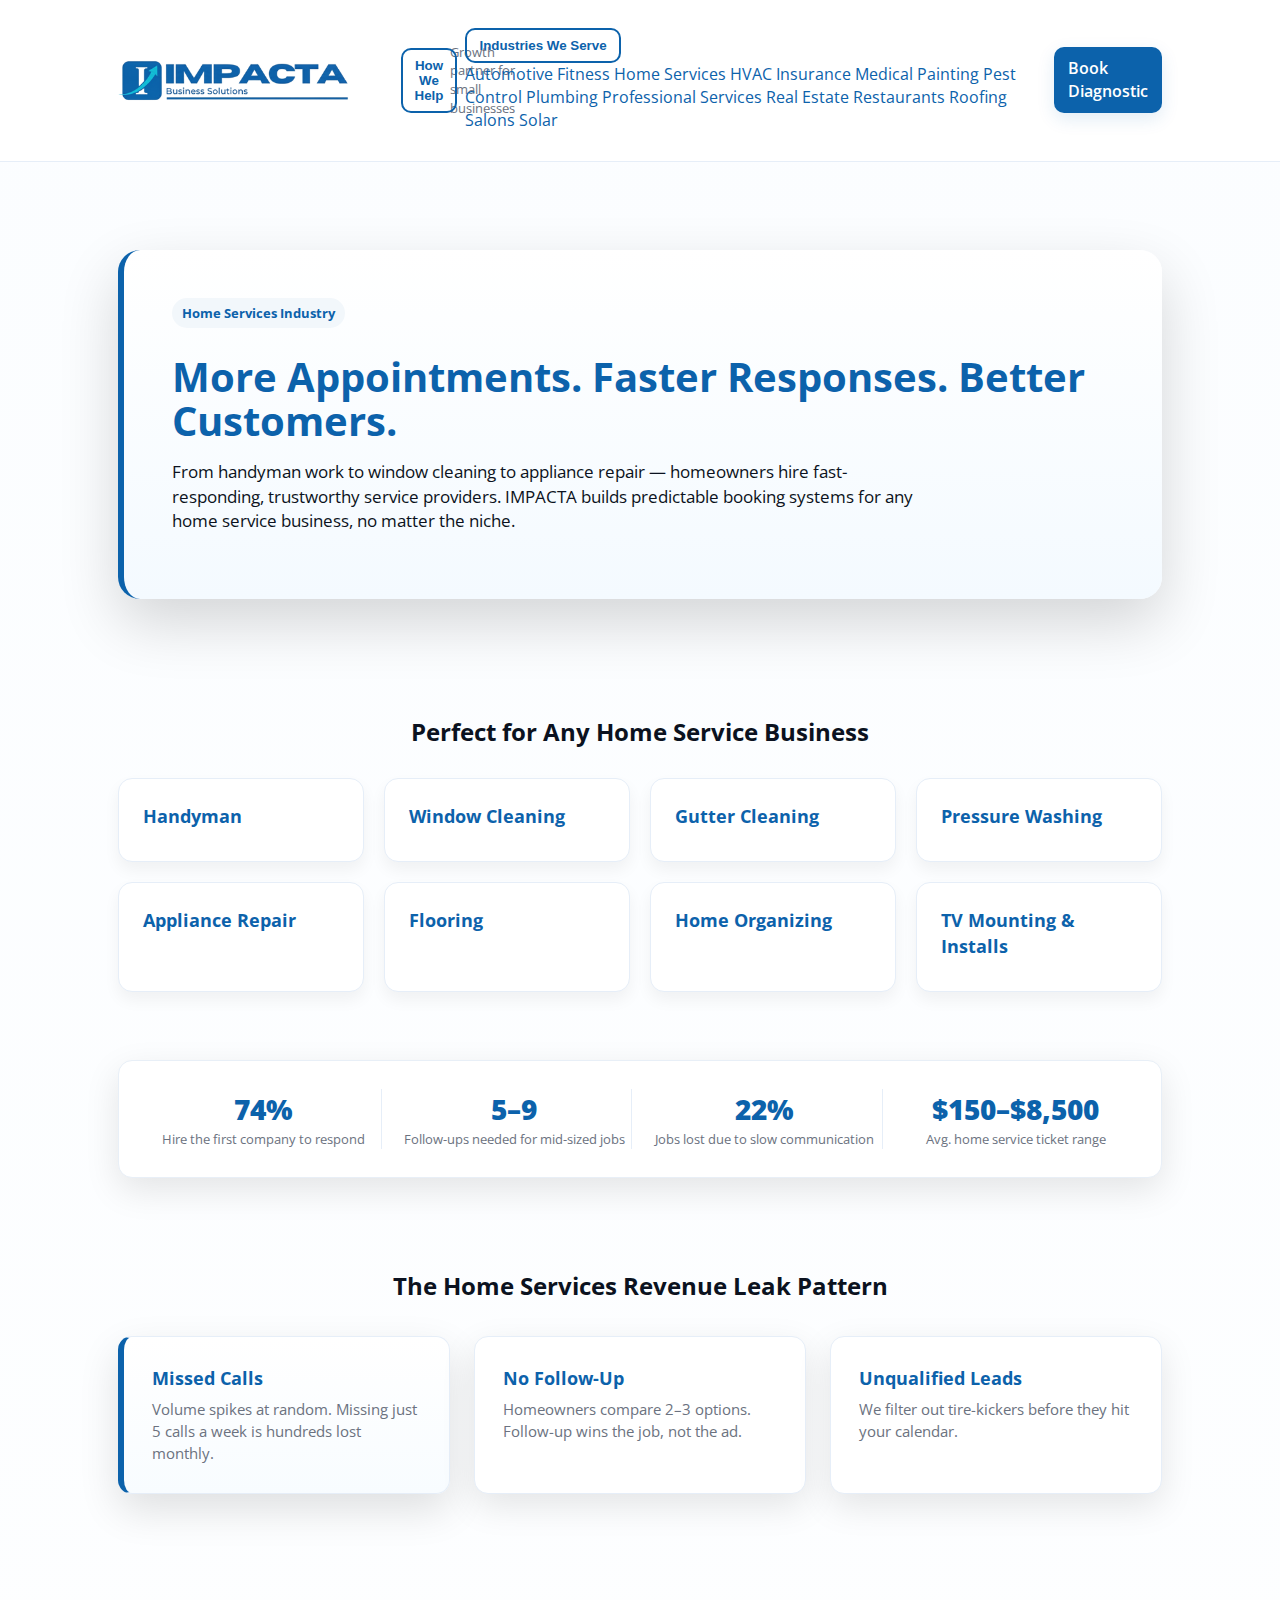
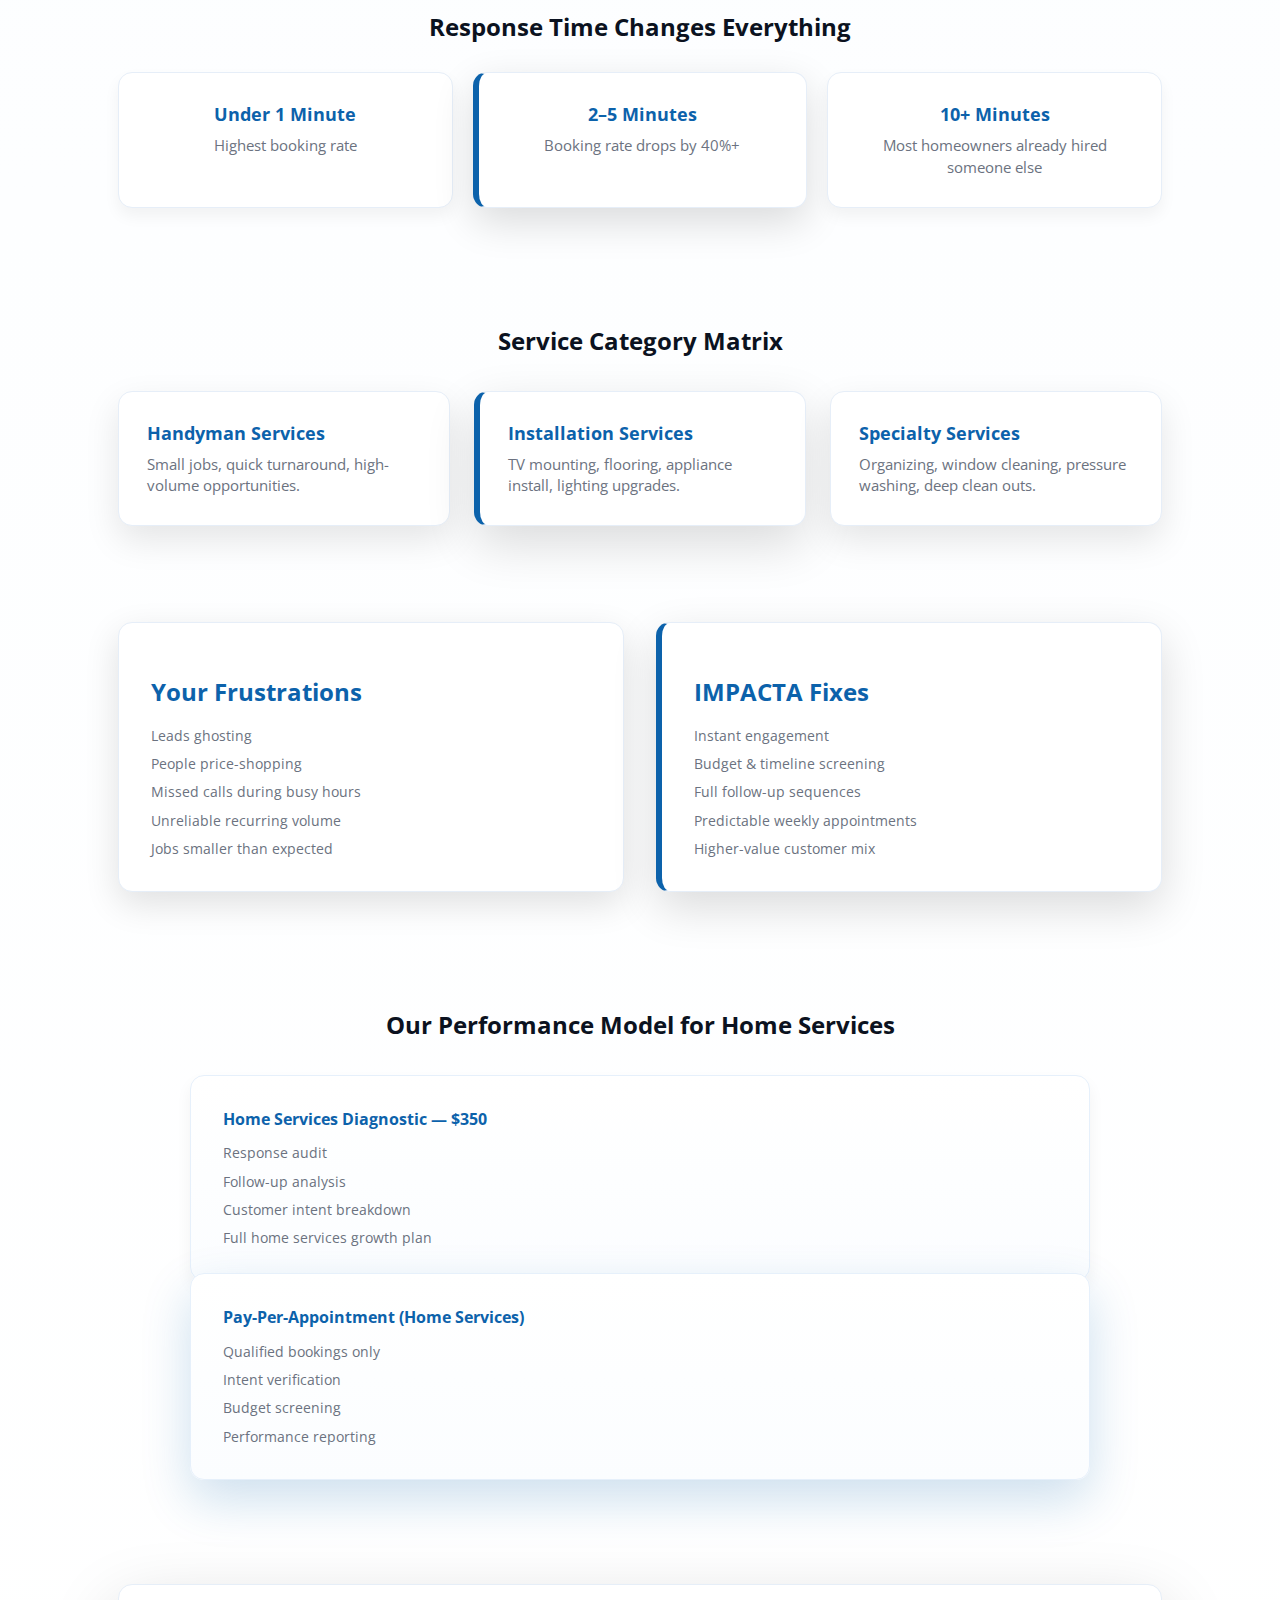
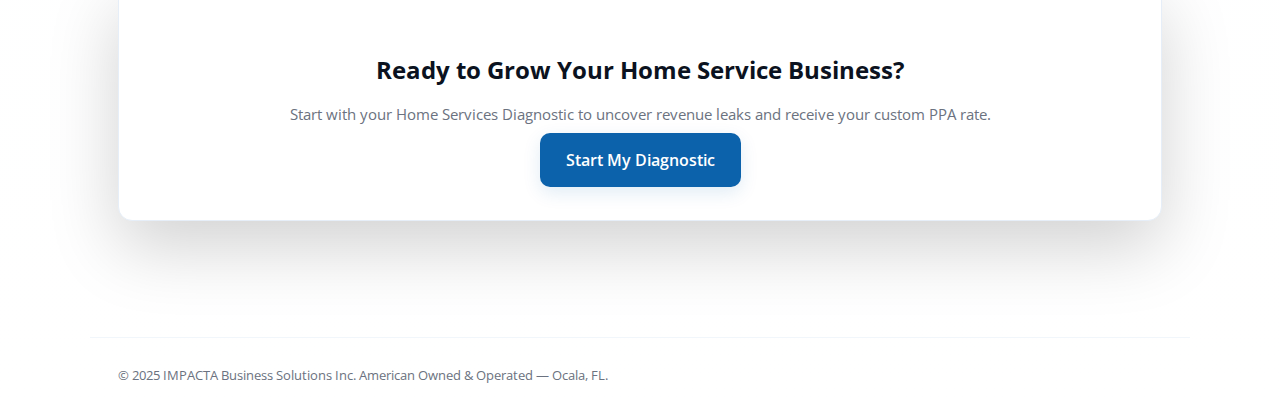
<file: home-services.html>
<!doctype html>
<html lang="en">
<head>
  <meta charset="utf-8" />
  <meta name="viewport" content="width=device-width, initial-scale=1" />
  <title>Home Services Growth Systems | IMPACTA Business Solutions</title>

  <link rel="stylesheet" href="css/style.css" />
  <link rel="icon" href="img/favicon-2025.png" />
  <link href="https://fonts.googleapis.com/css2?family=Open+Sans:wght@300;400;600;700;800&display=swap" rel="stylesheet">
</head>

<body>

  <!-- HEADER -->
 <header>
    <div class="container nav">
      <div class="brand">
        <a href="index.html">
          <img src="img/logo-main-2025.png" class="logo-desktop" alt="IMPACTA Business Solutions">
          <img src="img/logo-mobile-2025.png" class="logo-mobile" alt="IMPACTA Business Solutions">
        </a>
        <div class="small muted">Growth partner for small businesses</div>
      </div>
        <div class="nav-actions">
          <div class="dropdown">
            <button class="btn-outline dropdown-btn"><a href="about-us.html">How We Help</a></button>
            <div class="dropdown-menu">
            </div>
          </div>


          <div class="dropdown">
            <button class="btn-outline dropdown-btn">Industries We Serve</button>
            <div class="dropdown-menu">
              <a href="automotive.html">Automotive</a>
              <a href="fitness.html">Fitness</a>
              <a href="home-services.html">Home Services</a>
              <a href="hvac.html">HVAC</a>
              <a href="insurance.html">Insurance</a>
              <a href="medical.html">Medical</a>
              <a href="painting.html">Painting</a>
              <a href="Pest-control.html">Pest Control</a>
              <a href="plumbing.html">Plumbing</a>
              <a href="professional-services.html">Professional Services</a>
              <a href="real-estate.html">Real Estate</a>
              <a href="restaurants.html">Restaurants</a>
              <a href="roofing.html">Roofing</a>
              <a href="salons.html">Salons</a>
              <a href="solar.html">Solar</a>
            </div>
          </div>

          <a class="btn" href="book-diagnostic.html">Book Diagnostic</a>
        </div>

    </div>
  </header>


  <main class="container">

    <!-- HERO: CURVED-EDGE HOUSEHOLD-FRIENDLY -->
    <section class="section-spacing" style="padding-top:60px;">
      <div style="
        background:linear-gradient(180deg,#ffffff,#f4faff);
        padding:48px;
        border-radius:22px;
        border-left:6px solid var(--brand);
        box-shadow:0 24px 60px rgba(0,0,0,0.16);
      ">
        
        <span class="pill">Home Services Industry</span>

        <h1 style="
          font-size:40px;
          margin-bottom:16px;
          color:var(--brand);
          line-height:1.1;
        ">
          More Appointments. Faster Responses. Better Customers.
        </h1>

        <p style="font-size:17px; max-width:760px;">
          From handyman work to window cleaning to appliance repair — homeowners hire fast-responding,
          trustworthy service providers. IMPACTA builds predictable booking systems for any
          home service business, no matter the niche.
        </p>

      </div>
    </section>


    <!-- ICON GRID (NEW STYLE) -->
    <section class="section-spacing">
      <h2 style="text-align:center; margin-bottom:28px;">Perfect for Any Home Service Business</h2>
      
      <div style="
        display:grid;
        grid-template-columns:repeat(4,1fr);
        gap:20px;
      ">
        <div class="service" style="padding:24px;"><h3>Handyman</h3></div>
        <div class="service" style="padding:24px;"><h3>Window Cleaning</h3></div>
        <div class="service" style="padding:24px;"><h3>Gutter Cleaning</h3></div>
        <div class="service" style="padding:24px;"><h3>Pressure Washing</h3></div>
        <div class="service" style="padding:24px;"><h3>Appliance Repair</h3></div>
        <div class="service" style="padding:24px;"><h3>Flooring</h3></div>
        <div class="service" style="padding:24px;"><h3>Home Organizing</h3></div>
        <div class="service" style="padding:24px;"><h3>TV Mounting & Installs</h3></div>
      </div>
    </section>


    <!-- STAT BAR -->
    <section class="stats-bar" style="
      margin-top:20px;
      background:#ffffff;
      border-radius:14px;
      padding:28px;
      box-shadow:0 12px 35px rgba(0,0,0,0.10);
      border:1px solid #e8eff7;
    ">
      <div>
        <div class="stat-number">74%</div>
        <div class="small muted">Hire the first company to respond</div>
      </div>

      <div>
        <div class="stat-number">5–9</div>
        <div class="small muted">Follow-ups needed for mid-sized jobs</div>
      </div>

      <div>
        <div class="stat-number">22%</div>
        <div class="small muted">Jobs lost due to slow communication</div>
      </div>

      <div>
        <div class="stat-number">$150–$8,500</div>
        <div class="small muted">Avg. home service ticket range</div>
      </div>
    </section>


    <!-- UNIVERSAL PROBLEMS PANEL (NEW) -->
    <section class="section-spacing">
      <h2 style="text-align:center; margin-bottom:32px;">The Home Services Revenue Leak Pattern</h2>

      <div style="
        display:grid;
        grid-template-columns:1fr 1fr 1fr;
        gap:24px;
      ">

        <div class="service" style="
          padding:28px;
          background:linear-gradient(180deg,#ffffff,#f8fcff);
          border-left:6px solid var(--brand);
          box-shadow:0 16px 40px rgba(0,0,0,0.12);
        ">
          <h3>Missed Calls</h3>
          <p>Volume spikes at random. Missing just 5 calls a week is hundreds lost monthly.</p>
        </div>

        <div class="service" style="padding:28px; box-shadow:0 12px 35px rgba(0,0,0,0.10);">
          <h3>No Follow-Up</h3>
          <p>Homeowners compare 2–3 options. Follow-up wins the job, not the ad.</p>
        </div>

        <div class="service" style="padding:28px; box-shadow:0 12px 35px rgba(0,0,0,0.10);">
          <h3>Unqualified Leads</h3>
          <p>We filter out tire-kickers before they hit your calendar.</p>
        </div>

      </div>
    </section>


    <!-- RESPONSE TIME IMPACT CHART (BRAND-CLEAN) -->
    <section class="section-spacing">
      <h2 style="text-align:center; margin-bottom:28px;">Response Time Changes Everything</h2>

      <div style="
        display:grid;
        grid-template-columns:repeat(3,1fr);
        gap:20px;
        text-align:center;
      ">
        <div class="service" style="padding:28px;">
          <h3>Under 1 Minute</h3>
          <p class="small muted">Highest booking rate</p>
        </div>

        <div class="service" style="
          padding:28px;
          border-left:6px solid var(--brand);
          background:#ffffff;
          box-shadow:0 14px 40px rgba(0,0,0,0.14);
        ">
          <h3>2–5 Minutes</h3>
          <p class="small muted">Booking rate drops by 40%+</p>
        </div>

        <div class="service" style="padding:28px;">
          <h3>10+ Minutes</h3>
          <p class="small muted">Most homeowners already hired someone else</p>
        </div>
      </div>
    </section>


    <!-- CATEGORY MATRIX -->
    <section class="section-spacing">
      <h2 style="text-align:center; margin-bottom:32px;">Service Category Matrix</h2>

      <div class="grid-3">

        <div class="service" style="padding:28px; box-shadow:0 14px 35px rgba(0,0,0,0.10);">
          <h3>Handyman Services</h3>
          <p>Small jobs, quick turnaround, high-volume opportunities.</p>
        </div>

        <div class="service" style="
          padding:28px;
          border-left:6px solid var(--brand);
          background:#ffffff;
          box-shadow:0 18px 50px rgba(0,0,0,0.14);
        ">
          <h3>Installation Services</h3>
          <p>TV mounting, flooring, appliance install, lighting upgrades.</p>
        </div>

        <div class="service" style="padding:28px; box-shadow:0 14px 35px rgba(0,0,0,0.10);">
          <h3>Specialty Services</h3>
          <p>Organizing, window cleaning, pressure washing, deep clean outs.</p>
        </div>

      </div>
    </section>


    <!-- EMOTION PANEL (FRUSTRATION → FIXES) -->
    <section class="section-spacing">
      <div style="
        display:grid;
        grid-template-columns:1fr 1fr;
        gap:32px;
      ">

        <div class="service" style="padding:32px; box-shadow:0 12px 35px rgba(0,0,0,0.12);">
          <h2 style="color:var(--brand); margin-bottom:16px;">Your Frustrations</h2>
          <ul class="features-list">
            <li>Leads ghosting</li>
            <li>People price-shopping</li>
            <li>Missed calls during busy hours</li>
            <li>Unreliable recurring volume</li>
            <li>Jobs smaller than expected</li>
          </ul>
        </div>

        <div class="service" style="
          padding:32px;
          border-left:6px solid var(--brand);
          background:#ffffff;
          box-shadow:0 16px 45px rgba(0,0,0,0.14);
        ">
          <h2 style="color:var(--brand); margin-bottom:16px;">IMPACTA Fixes</h2>
          <ul class="features-list">
            <li>Instant engagement</li>
            <li>Budget & timeline screening</li>
            <li>Full follow-up sequences</li>
            <li>Predictable weekly appointments</li>
            <li>Higher-value customer mix</li>
          </ul>
        </div>

      </div>
    </section>


    <!-- PPA BLOCK -->
    <section class="section-spacing">
      <h2 style="text-align:center; margin-bottom:32px;">Our Performance Model for Home Services</h2>

      <div class="pricing-grid-ppa">

        <div class="price-card" style="padding:32px;">
          <h4>Home Services Diagnostic — $350</h4>
          <ul class="features-list">
            <li>Response audit</li>
            <li>Follow-up analysis</li>
            <li>Customer intent breakdown</li>
            <li>Full home services growth plan</li>
          </ul>
        </div>

        <div class="price-card" style="
          padding:32px;
          box-shadow:0 20px 50px rgba(12,98,171,0.20);
          transform:translateY(-8px);
        ">
          <h4>Pay-Per-Appointment (Home Services)</h4>
          <ul class="features-list">
            <li>Qualified bookings only</li>
            <li>Intent verification</li>
            <li>Budget screening</li>
            <li>Performance reporting</li>
          </ul>
        </div>

      </div>
    </section>


    <!-- CTA -->
    <section class="section-spacing">
      <div class="service" style="
        padding:48px;
        text-align:center;
        box-shadow:0 26px 70px rgba(0,0,0,0.18);
      ">
        <h2 style="margin-bottom:16px;">Ready to Grow Your Home Service Business?</h2>
        <p class="small muted" style="margin-bottom:24px;">
          Start with your Home Services Diagnostic to uncover revenue leaks and receive your custom PPA rate.
        </p>
        <a href="book-diagnostic.html" class="btn" style="padding:16px 26px;">Start My Diagnostic</a>
      </div>
    </section>

  </main>


  <footer class="container" style="margin-top:40px;">
    <div class="small muted">© 2025 IMPACTA Business Solutions Inc. American Owned & Operated — Ocala, FL.</div>
  </footer>

</body>
</html>
</file>
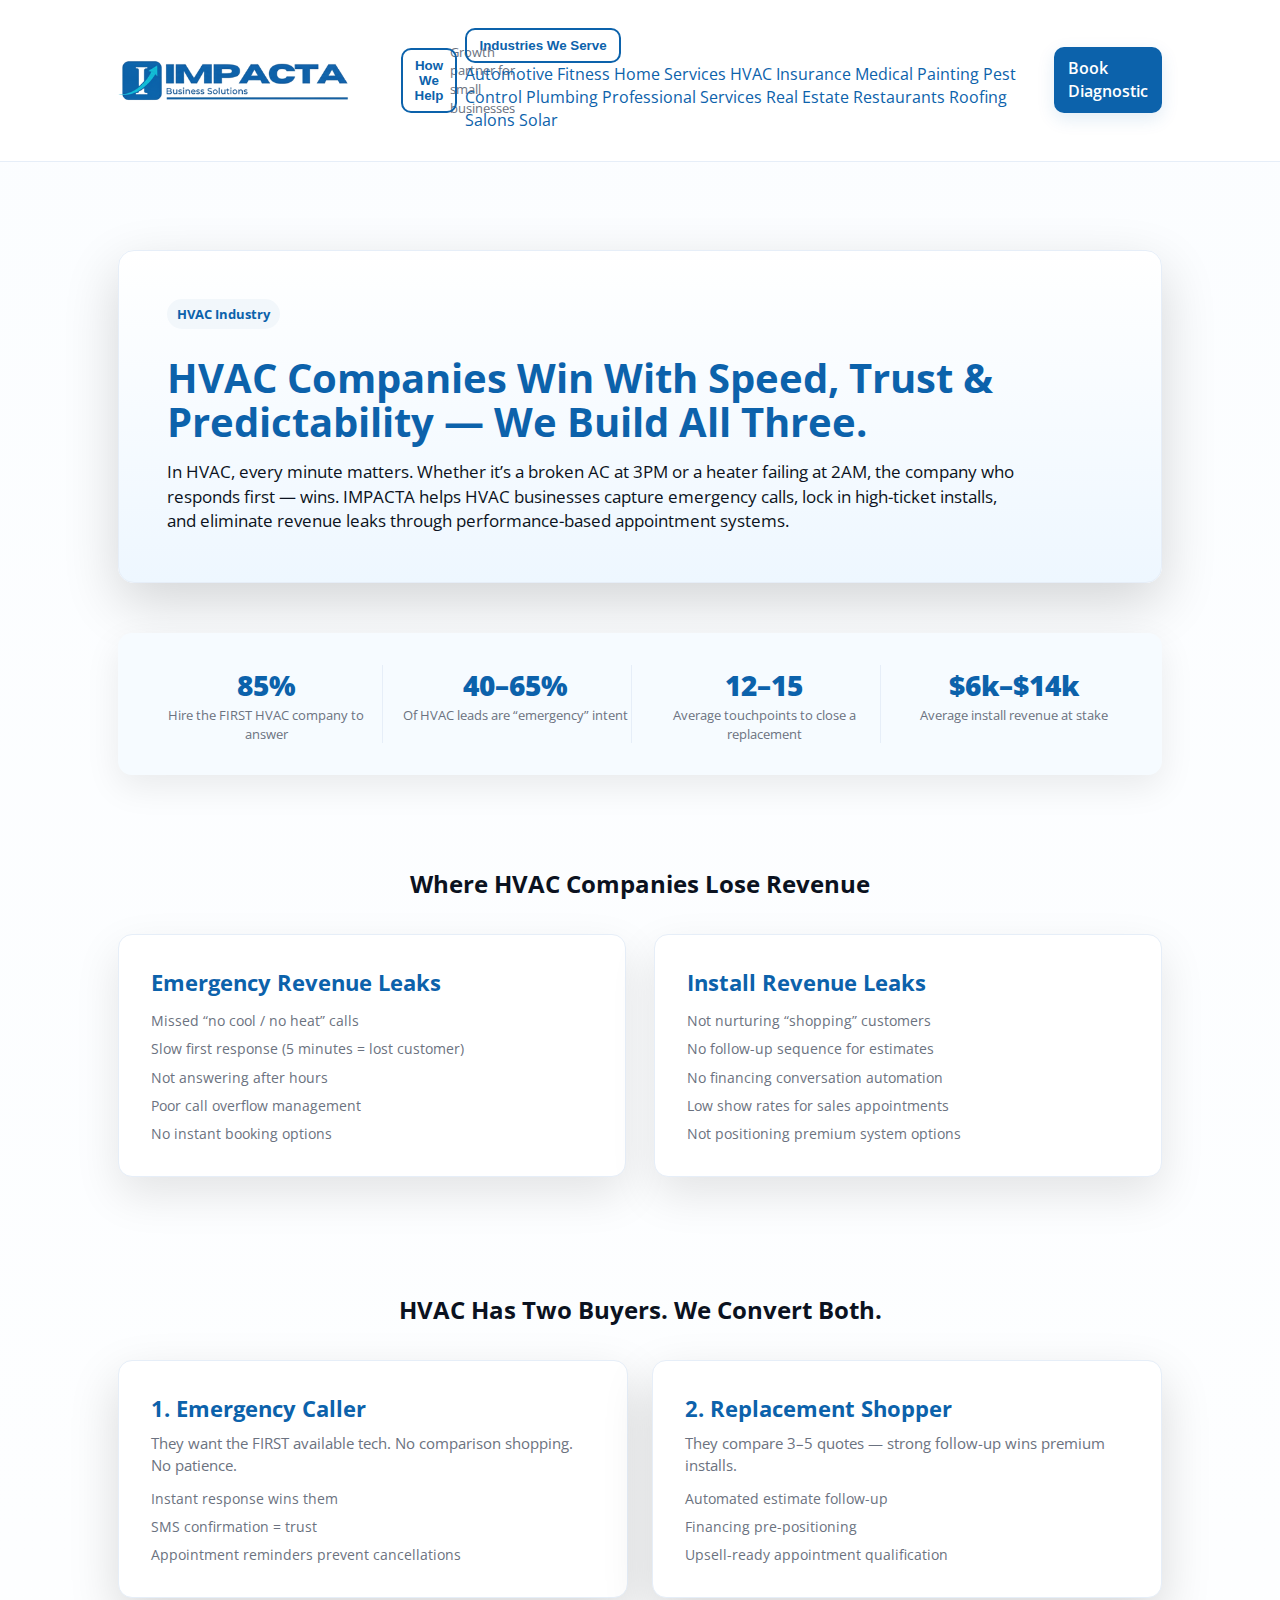
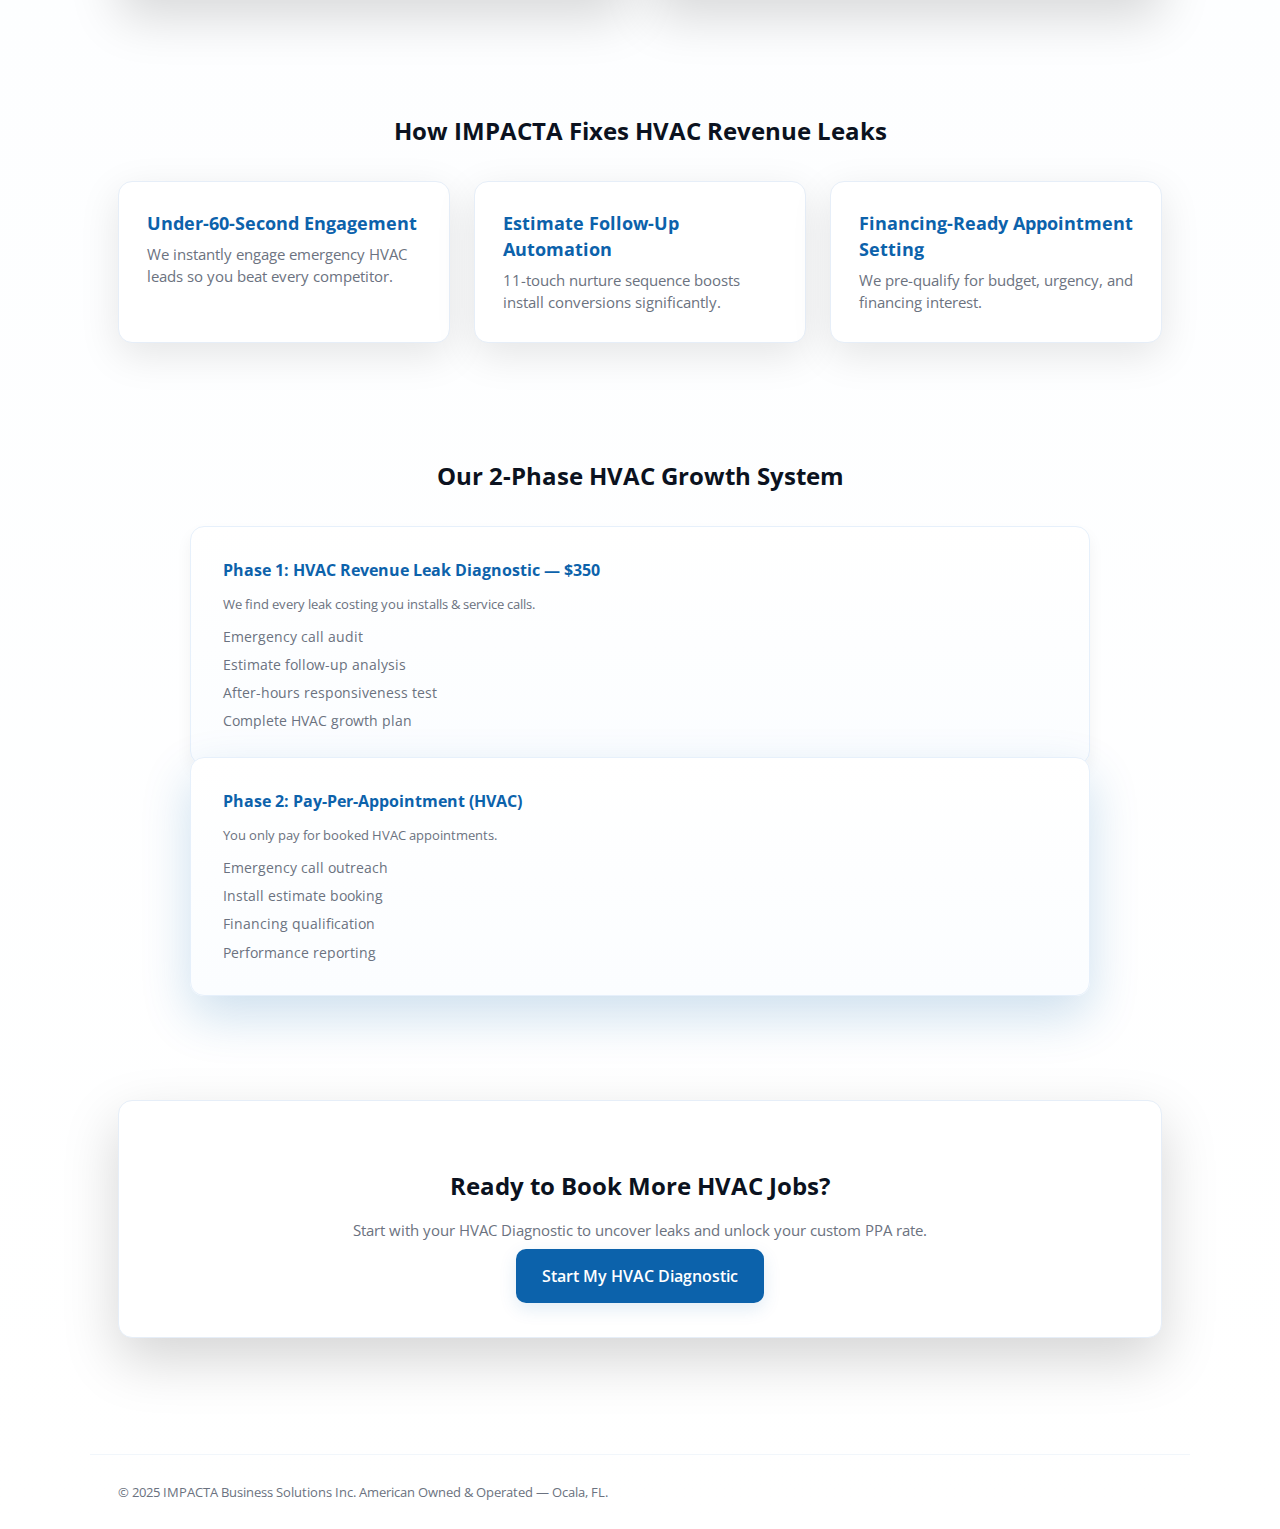
<file: hvac.html>
<!doctype html>
<html lang="en">
<head>
  <meta charset="utf-8" />
  <meta name="viewport" content="width=device-width, initial-scale=1" />
  <title>HVAC Growth Systems | IMPACTA Business Solutions</title>

  <link rel="stylesheet" href="css/style.css" />
  <link rel="icon" href="img/favicon-2025.png" />
  <link href="https://fonts.googleapis.com/css2?family=Open+Sans:wght@300;400;600;700;800&display=swap" rel="stylesheet">
</head>

<body>

  <!-- HEADER -->
 <header>
    <div class="container nav">
      <div class="brand">
        <a href="index.html">
          <img src="img/logo-main-2025.png" class="logo-desktop" alt="IMPACTA Business Solutions">
          <img src="img/logo-mobile-2025.png" class="logo-mobile" alt="IMPACTA Business Solutions">
        </a>
        <div class="small muted">Growth partner for small businesses</div>
      </div>
        <div class="nav-actions">
          <div class="dropdown">
            <button class="btn-outline dropdown-btn"><a href="about-us.html">How We Help</a></button>
            <div class="dropdown-menu">
            </div>
          </div>


          <div class="dropdown">
            <button class="btn-outline dropdown-btn">Industries We Serve</button>
            <div class="dropdown-menu">
              <a href="automotive.html">Automotive</a>
              <a href="fitness.html">Fitness</a>
              <a href="home-services.html">Home Services</a>
              <a href="hvac.html">HVAC</a>
              <a href="insurance.html">Insurance</a>
              <a href="medical.html">Medical</a>
              <a href="painting.html">Painting</a>
              <a href="Pest-control.html">Pest Control</a>
              <a href="plumbing.html">Plumbing</a>
              <a href="professional-services.html">Professional Services</a>
              <a href="real-estate.html">Real Estate</a>
              <a href="restaurants.html">Restaurants</a>
              <a href="roofing.html">Roofing</a>
              <a href="salons.html">Salons</a>
              <a href="solar.html">Solar</a>
            </div>
          </div>

          <a class="btn" href="book-diagnostic.html">Book Diagnostic</a>
        </div>

    </div>
  </header>

  <main class="container">

    <!-- FULL-WIDTH BANDED HERO -->
    <section class="section-spacing" style="padding-top:60px; padding-bottom:40px;">
      <div class="service" style="
        padding:48px;
        border-radius:16px;
        background:linear-gradient(180deg,#ffffff 0%, #eef7ff 100%);
        box-shadow:0 20px 55px rgba(0,0,0,0.16);
      ">
        <span class="pill">HVAC Industry</span>

        <h1 style="font-size:40px; line-height:1.1; color:var(--brand); margin-bottom:16px;">
          HVAC Companies Win With Speed, Trust & Predictability — We Build All Three.
        </h1>

        <p style="font-size:17px; color:#0b1220; max-width:850px;">
          In HVAC, every minute matters. Whether it’s a broken AC at 3PM or a heater failing at 2AM,
          the company who responds first — wins.  
          IMPACTA helps HVAC businesses capture emergency calls, lock in high-ticket installs,
          and eliminate revenue leaks through performance-based appointment systems.
        </p>
      </div>
    </section>

    <!-- OVERSIZED HVAC STAT BAR (DIFFERENT LAYOUT) -->
    <section class="stats-bar" style="
      margin-top:10px;
      grid-template-columns:repeat(4,1fr);
      background:#f6fbff;
      border-radius:14px;
      box-shadow:0 12px 35px rgba(0,0,0,0.08);
      padding:32px;
    ">
      <div>
        <div class="stat-number">85%</div>
        <div class="small muted">Hire the FIRST HVAC company to answer</div>
      </div>

      <div>
        <div class="stat-number">40–65%</div>
        <div class="small muted">Of HVAC leads are “emergency” intent</div>
      </div>

      <div>
        <div class="stat-number">12–15</div>
        <div class="small muted">Average touchpoints to close a replacement</div>
      </div>

      <div>
        <div class="stat-number">$6k–$14k</div>
        <div class="small muted">Average install revenue at stake</div>
      </div>
    </section>


    <!-- REVENUE LEAKS — UNIQUE DUAL-COLUMN FAILURE CHAIN -->
    <section class="section-spacing">
      <h2 style="text-align:center; margin-bottom:32px;">Where HVAC Companies Lose Revenue</h2>

      <div style="display:grid; grid-template-columns:1fr 1fr; gap:28px;">

        <!-- LEFT SIDE -->
        <div class="service" style="padding:32px; box-shadow:0 18px 45px rgba(0,0,0,0.10);">
          <h3 style="font-size:22px; margin-bottom:12px; color:var(--brand);">Emergency Revenue Leaks</h3>
          <ul class="features-list">
            <li>Missed “no cool / no heat” calls</li>
            <li>Slow first response (5 minutes = lost customer)</li>
            <li>Not answering after hours</li>
            <li>Poor call overflow management</li>
            <li>No instant booking options</li>
          </ul>
        </div>

        <!-- RIGHT SIDE -->
        <div class="service" style="padding:32px; box-shadow:0 18px 45px rgba(0,0,0,0.10);">
          <h3 style="font-size:22px; margin-bottom:12px; color:var(--brand);">Install Revenue Leaks</h3>
          <ul class="features-list">
            <li>Not nurturing “shopping” customers</li>
            <li>No follow-up sequence for estimates</li>
            <li>No financing conversation automation</li>
            <li>Low show rates for sales appointments</li>
            <li>Not positioning premium system options</li>
          </ul>
        </div>

      </div>
    </section>


    <!-- HVAC SEGMENT CARDS (UNIQUE CONCEPT) -->
    <section class="section-spacing">
      <h2 style="text-align:center; margin-bottom:32px;">HVAC Has Two Buyers. We Convert Both.</h2>

      <div style="display:grid; grid-template-columns:1fr 1fr; gap:24px;">

        <div class="service" style="padding:32px; background:#ffffff; box-shadow:0 20px 50px rgba(0,0,0,0.15);">
          <h3 style="font-size:22px; color:var(--brand);">1. Emergency Caller</h3>
          <p>They want the FIRST available tech. No comparison shopping. No patience.</p>
          <ul class="features-list">
            <li>Instant response wins them</li>
            <li>SMS confirmation = trust</li>
            <li>Appointment reminders prevent cancellations</li>
          </ul>
        </div>

        <div class="service" style="padding:32px; background:#ffffff; box-shadow:0 20px 50px rgba(0,0,0,0.15);">
          <h3 style="font-size:22px; color:var(--brand);">2. Replacement Shopper</h3>
          <p>They compare 3–5 quotes — strong follow-up wins premium installs.</p>
          <ul class="features-list">
            <li>Automated estimate follow-up</li>
            <li>Financing pre-positioning</li>
            <li>Upsell-ready appointment qualification</li>
          </ul>
        </div>

      </div>
    </section>


    <!-- HOW IMPACTA FIXES THE HVAC PIPELINE -->
    <section class="section-spacing">
      <h2 style="text-align:center; margin-bottom:32px;">How IMPACTA Fixes HVAC Revenue Leaks</h2>

      <div class="grid-3">

        <div class="service" style="padding:28px; box-shadow:0 12px 40px rgba(0,0,0,0.10);">
          <h3>Under-60-Second Engagement</h3>
          <p>We instantly engage emergency HVAC leads so you beat every competitor.</p>
        </div>

        <div class="service" style="padding:28px; box-shadow:0 12px 40px rgba(0,0,0,0.10);">
          <h3>Estimate Follow-Up Automation</h3>
          <p>11-touch nurture sequence boosts install conversions significantly.</p>
        </div>

        <div class="service" style="padding:28px; box-shadow:0 12px 40px rgba(0,0,0,0.10);">
          <h3>Financing-Ready Appointment Setting</h3>
          <p>We pre-qualify for budget, urgency, and financing interest.</p>
        </div>

      </div>
    </section>


    <!-- PPA FOR HVAC (UNIQUE SPLIT-BAND) -->
    <section class="section-spacing">
      <h2 style="text-align:center; margin-bottom:32px;">Our 2-Phase HVAC Growth System</h2>

      <div class="pricing-grid-ppa">

        <div class="price-card" style="padding:32px;">
          <h4>Phase 1: HVAC Revenue Leak Diagnostic — $350</h4>
          <p class="small muted">We find every leak costing you installs & service calls.</p>
          <ul class="features-list">
            <li>Emergency call audit</li>
            <li>Estimate follow-up analysis</li>
            <li>After-hours responsiveness test</li>
            <li>Complete HVAC growth plan</li>
          </ul>
        </div>

        <div class="price-card" style="
          padding:32px;
          transform:translateY(-8px);
          box-shadow:0 20px 50px rgba(12,98,171,0.20);
        ">
          <h4>Phase 2: Pay-Per-Appointment (HVAC)</h4>
          <p class="small muted">You only pay for booked HVAC appointments.</p>
          <ul class="features-list">
            <li>Emergency call outreach</li>
            <li>Install estimate booking</li>
            <li>Financing qualification</li>
            <li>Performance reporting</li>
          </ul>
        </div>

      </div>
    </section>


    <!-- CTA -->
    <section class="section-spacing">
      <div class="service" style="
        padding:48px;
        text-align:center;
        box-shadow:0 22px 55px rgba(0,0,0,0.17);
      ">
        <h2 style="margin-bottom:16px;">Ready to Book More HVAC Jobs?</h2>
        <p class="small muted" style="margin-bottom:24px;">
          Start with your HVAC Diagnostic to uncover leaks and unlock your custom PPA rate.
        </p>
        <a href="book-diagnostic.html" class="btn" style="padding:16px 26px;">Start My HVAC Diagnostic</a>
      </div>
    </section>

  </main>

  <footer class="container" style="margin-top:40px;">
    <div class="small muted">© 2025 IMPACTA Business Solutions Inc. American Owned & Operated — Ocala, FL.</div>
  </footer>

</body>
</html>
</file>
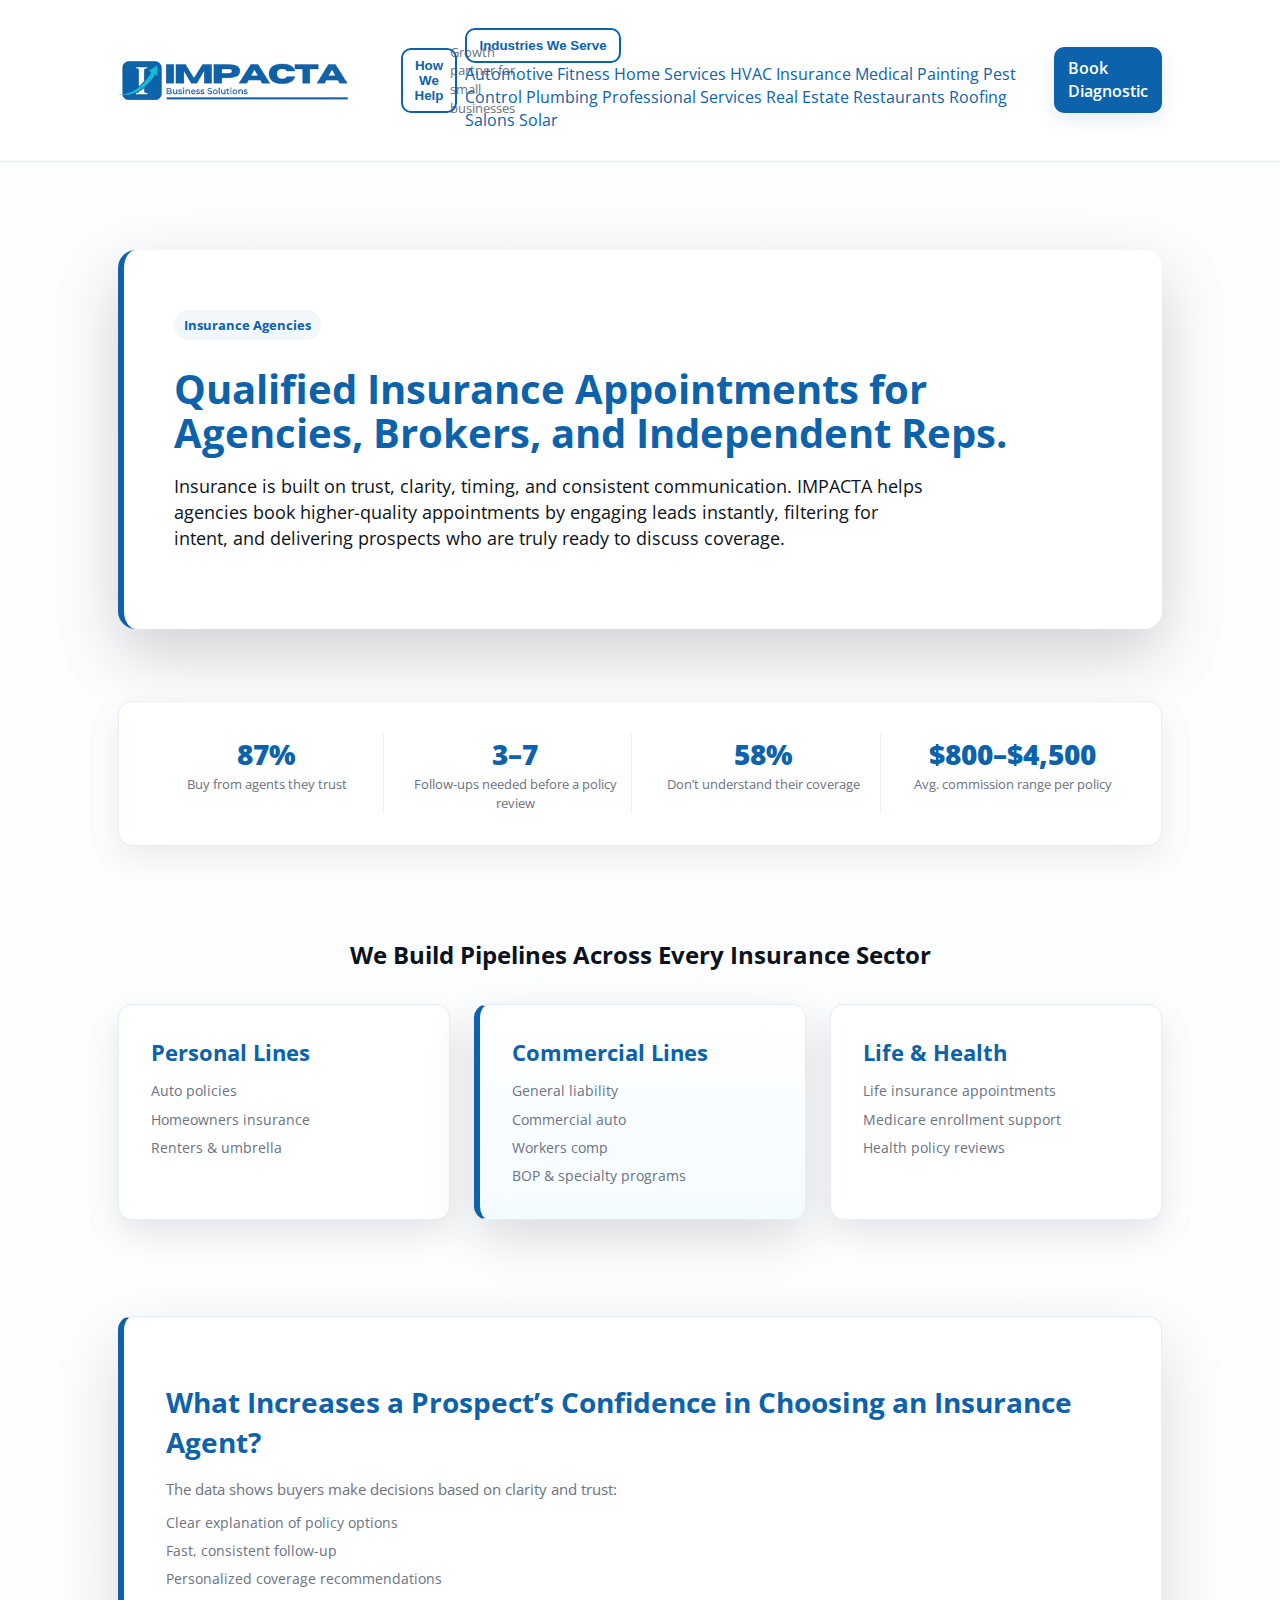
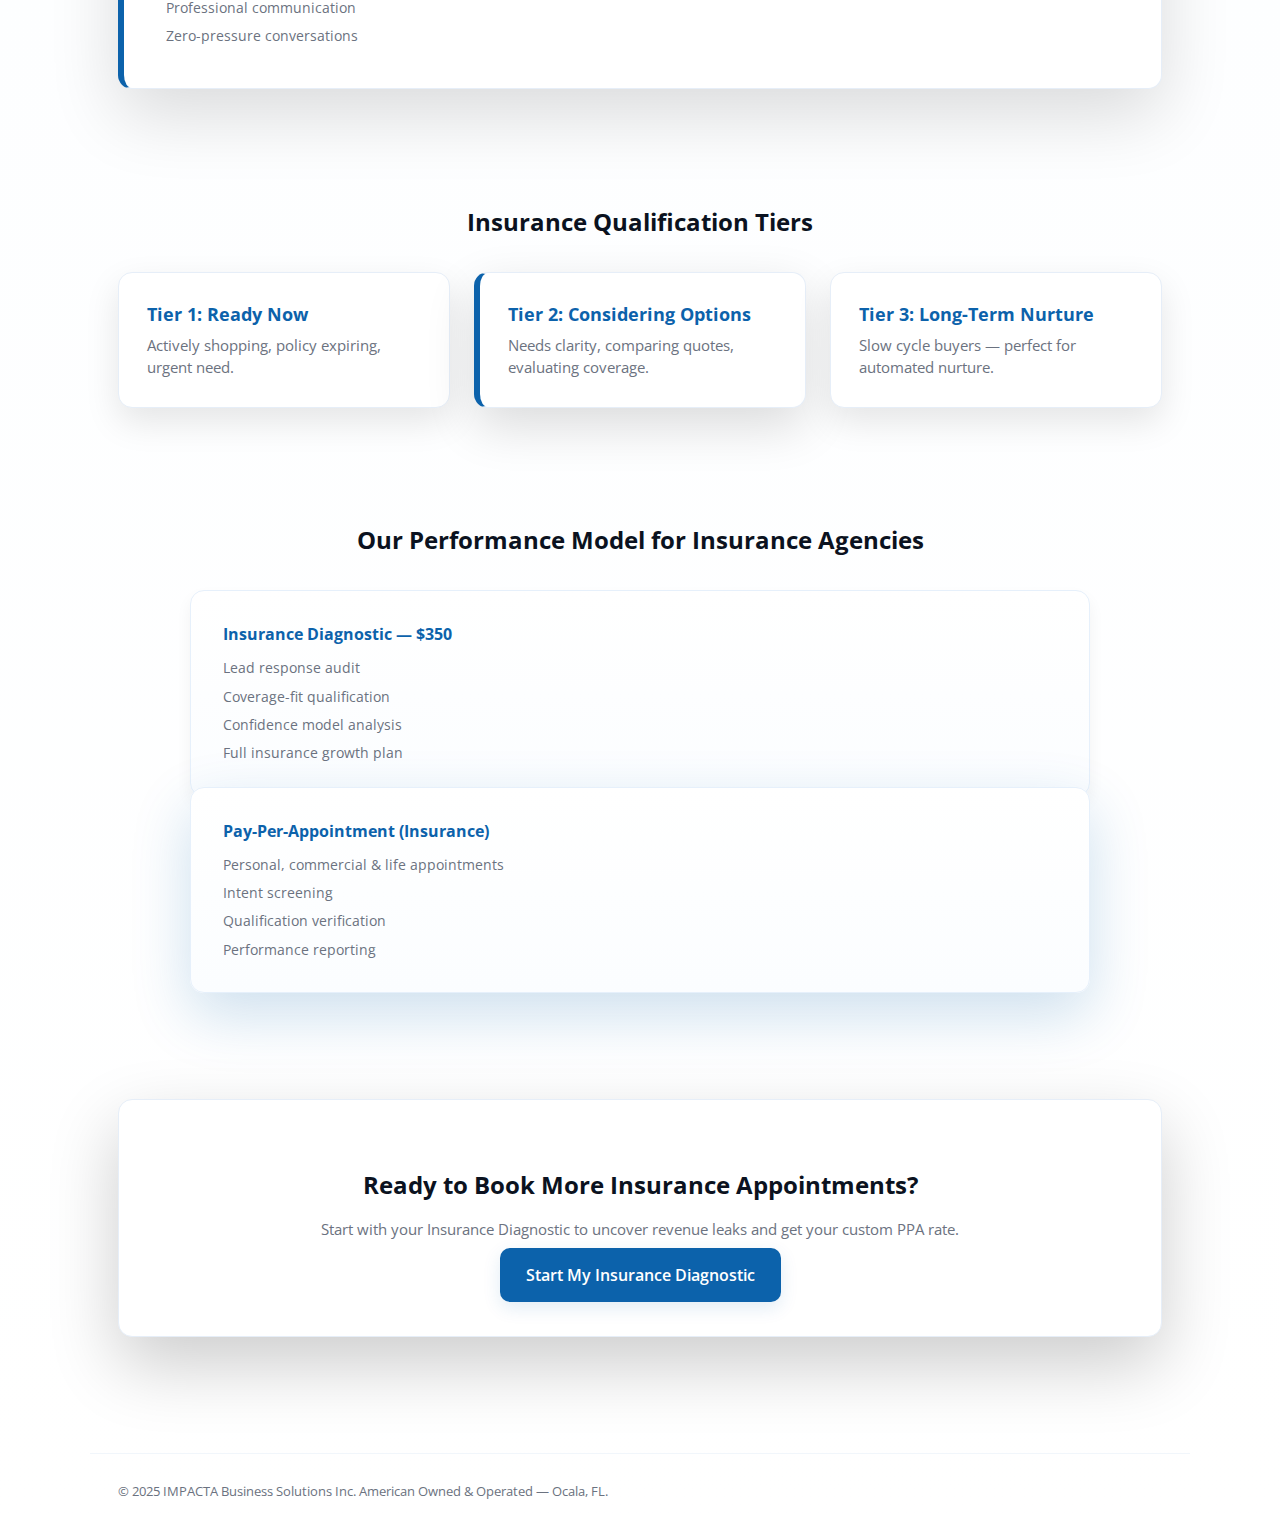
<file: insurance.html>
<!doctype html>
<html lang="en">
<head>
  <meta charset="utf-8" />
  <meta name="viewport" content="width=device-width, initial-scale=1" />
  <title>Insurance Appointment Systems | IMPACTA Business Solutions</title>

  <link rel="stylesheet" href="css/style.css" />
  <link rel="icon" href="img/favicon-2025.png" />
  <link href="https://fonts.googleapis.com/css2?family=Open+Sans:wght@300;400;600;700;800&display=swap" rel="stylesheet">
</head>

<body>

  <!-- HEADER -->
 <header>
    <div class="container nav">
      <div class="brand">
        <a href="index.html">
          <img src="img/logo-main-2025.png" class="logo-desktop" alt="IMPACTA Business Solutions">
          <img src="img/logo-mobile-2025.png" class="logo-mobile" alt="IMPACTA Business Solutions">
        </a>
        <div class="small muted">Growth partner for small businesses</div>
      </div>
        <div class="nav-actions">
          <div class="dropdown">
            <button class="btn-outline dropdown-btn"><a href="about-us.html">How We Help</a></button>
            <div class="dropdown-menu">
            </div>
          </div>


          <div class="dropdown">
            <button class="btn-outline dropdown-btn">Industries We Serve</button>
            <div class="dropdown-menu">
              <a href="automotive.html">Automotive</a>
              <a href="fitness.html">Fitness</a>
              <a href="home-services.html">Home Services</a>
              <a href="hvac.html">HVAC</a>
              <a href="insurance.html">Insurance</a>
              <a href="medical.html">Medical</a>
              <a href="painting.html">Painting</a>
              <a href="Pest-control.html">Pest Control</a>
              <a href="plumbing.html">Plumbing</a>
              <a href="professional-services.html">Professional Services</a>
              <a href="real-estate.html">Real Estate</a>
              <a href="restaurants.html">Restaurants</a>
              <a href="roofing.html">Roofing</a>
              <a href="salons.html">Salons</a>
              <a href="solar.html">Solar</a>
            </div>
          </div>

          <a class="btn" href="book-diagnostic.html">Book Diagnostic</a>
        </div>

    </div>
  </header>


  <main class="container">

    <!-- HERO: COMPLIANCE-FRIENDLY CORPORATE -->
    <section class="section-spacing" style="padding-top:60px;">
      <div style="
        background:#ffffff;
        padding:60px 50px;
        border-radius:18px;
        border-left:6px solid var(--brand);
        box-shadow:0 25px 65px rgba(0,0,0,0.18);
      ">
        
        <span class="pill">Insurance Agencies</span>

        <h1 style="font-size:40px; margin-bottom:16px; color:var(--brand); line-height:1.1;">
          Qualified Insurance Appointments for Agencies, Brokers, and Independent Reps.
        </h1>

        <p style="font-size:18px; max-width:750px; color:#0b1220;">
          Insurance is built on trust, clarity, timing, and consistent communication.  
          IMPACTA helps agencies book higher-quality appointments by engaging leads instantly,
          filtering for intent, and delivering prospects who are truly ready to discuss coverage.
        </p>

      </div>
    </section>


    <!-- TRUST BAR (UNIQUE STYLE) -->
    <section class="stats-bar" style="
      margin-top:24px;
      padding:32px;
      border-radius:14px;
      background:#ffffff;
      border:1px solid #e8eef7;
      box-shadow:0 12px 35px rgba(0,0,0,0.08);
    ">

      <div>
        <div class="stat-number">87%</div>
        <div class="small muted">Buy from agents they trust</div>
      </div>

      <div>
        <div class="stat-number">3–7</div>
        <div class="small muted">Follow-ups needed before a policy review</div>
      </div>

      <div>
        <div class="stat-number">58%</div>
        <div class="small muted">Don’t understand their coverage</div>
      </div>

      <div>
        <div class="stat-number">$800–$4,500</div>
        <div class="small muted">Avg. commission range per policy</div>
      </div>

    </section>


    <!-- SEGMENTATION BREAKOUT (3-UP CORPORATE GRID) -->
    <section class="section-spacing">
      <h2 style="text-align:center; margin-bottom:32px;">We Build Pipelines Across Every Insurance Sector</h2>

      <div style="
        display:grid;
        grid-template-columns:repeat(3,1fr);
        gap:24px;
      ">

        <div class="service" style="padding:32px; box-shadow:0 14px 35px rgba(0,0,0,0.10);">
          <h3 style="color:var(--brand); font-size:22px;">Personal Lines</h3>
          <ul class="features-list">
            <li>Auto policies</li>
            <li>Homeowners insurance</li>
            <li>Renters & umbrella</li>
          </ul>
        </div>

        <div class="service" style="
          padding:32px;
          border-left:6px solid var(--brand);
          background:linear-gradient(180deg,#ffffff,#f4fbff);
          box-shadow:0 18px 50px rgba(0,0,0,0.14);
        ">
          <h3 style="color:var(--brand); font-size:22px;">Commercial Lines</h3>
          <ul class="features-list">
            <li>General liability</li>
            <li>Commercial auto</li>
            <li>Workers comp</li>
            <li>BOP & specialty programs</li>
          </ul>
        </div>

        <div class="service" style="padding:32px; box-shadow:0 14px 35px rgba(0,0,0,0.10);">
          <h3 style="color:var(--brand); font-size:22px;">Life & Health</h3>
          <ul class="features-list">
            <li>Life insurance appointments</li>
            <li>Medicare enrollment support</li>
            <li>Health policy reviews</li>
          </ul>
        </div>

      </div>
    </section>


    <!-- DECISION CONFIDENCE MODEL (UNIQUE PANEL) -->
    <section class="section-spacing">
      <div class="service" style="
        padding:42px;
        background:#ffffff;
        border-left:6px solid var(--brand);
        box-shadow:0 26px 70px rgba(0,0,0,0.14);
      ">
        <h2 style="color:var(--brand); font-size:28px; margin-bottom:16px;">
          What Increases a Prospect’s Confidence in Choosing an Insurance Agent?
        </h2>

        <p>The data shows buyers make decisions based on clarity and trust:</p>

        <ul class="features-list" style="margin-top:12px;">
          <li>Clear explanation of policy options</li>
          <li>Fast, consistent follow-up</li>
          <li>Personalized coverage recommendations</li>
          <li>Professional communication</li>
          <li>Zero-pressure conversations</li>
        </ul>
      </div>
    </section>


    <!-- QUALIFICATION TIERS (NEW 3-UP LAYOUT) -->
    <section class="section-spacing">
      <h2 style="text-align:center; margin-bottom:32px;">Insurance Qualification Tiers</h2>

      <div class="grid-3">

        <div class="service" style="padding:28px; box-shadow:0 14px 35px rgba(0,0,0,0.10);">
          <h3>Tier 1: Ready Now</h3>
          <p>Actively shopping, policy expiring, urgent need.</p>
        </div>

        <div class="service" style="
          padding:28px;
          border-left:6px solid var(--brand);
          background:#ffffff;
          box-shadow:0 18px 50px rgba(0,0,0,0.14);
        ">
          <h3>Tier 2: Considering Options</h3>
          <p>Needs clarity, comparing quotes, evaluating coverage.</p>
        </div>

        <div class="service" style="padding:28px; box-shadow:0 14px 35px rgba(0,0,0,0.10);">
          <h3>Tier 3: Long-Term Nurture</h3>
          <p>Slow cycle buyers — perfect for automated nurture.</p>
        </div>

      </div>
    </section>


    <!-- PPA FOR INSURANCE -->
    <section class="section-spacing">
      <h2 style="text-align:center; margin-bottom:32px;">Our Performance Model for Insurance Agencies</h2>

      <div class="pricing-grid-ppa">

        <div class="price-card" style="padding:32px;">
          <h4>Insurance Diagnostic — $350</h4>
          <ul class="features-list">
            <li>Lead response audit</li>
            <li>Coverage-fit qualification</li>
            <li>Confidence model analysis</li>
            <li>Full insurance growth plan</li>
          </ul>
        </div>

        <div class="price-card" style="
          padding:32px;
          box-shadow:0 22px 60px rgba(12,98,171,0.20);
          transform:translateY(-10px);
        ">
          <h4>Pay-Per-Appointment (Insurance)</h4>
          <ul class="features-list">
            <li>Personal, commercial & life appointments</li>
            <li>Intent screening</li>
            <li>Qualification verification</li>
            <li>Performance reporting</li>
          </ul>
        </div>

      </div>
    </section>


    <!-- CTA -->
    <section class="section-spacing">
      <div class="service" style="
        padding:48px;
        text-align:center;
        box-shadow:0 28px 70px rgba(0,0,0,0.20);
      ">
        <h2 style="margin-bottom:16px;">Ready to Book More Insurance Appointments?</h2>
        <p class="small muted" style="margin-bottom:24px;">
          Start with your Insurance Diagnostic to uncover revenue leaks and get your custom PPA rate.
        </p>
        <a href="book-diagnostic.html" class="btn" style="padding:16px 26px;">Start My Insurance Diagnostic</a>
      </div>
    </section>

  </main>


  <footer class="container" style="margin-top:40px;">
    <div class="small muted">© 2025 IMPACTA Business Solutions Inc. American Owned & Operated — Ocala, FL.</div>
  </footer>

</body>
</html>
</file>
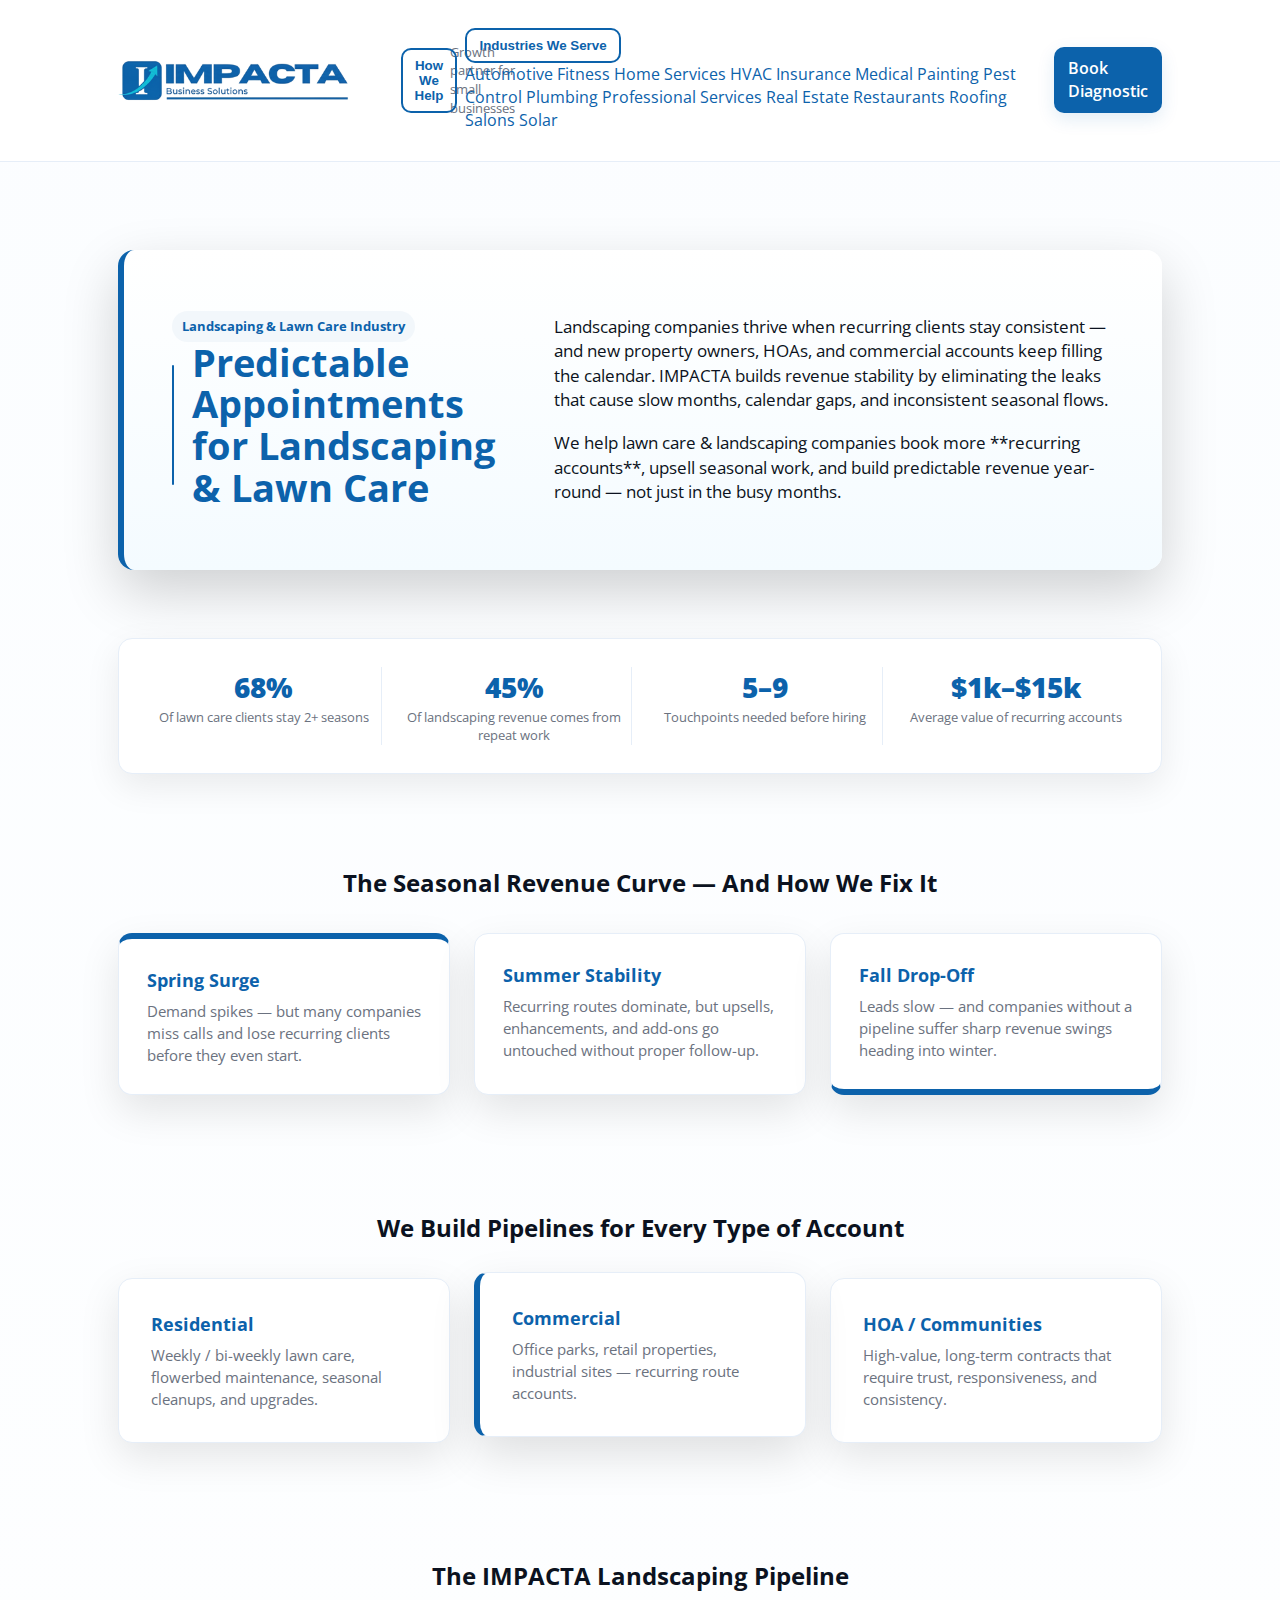
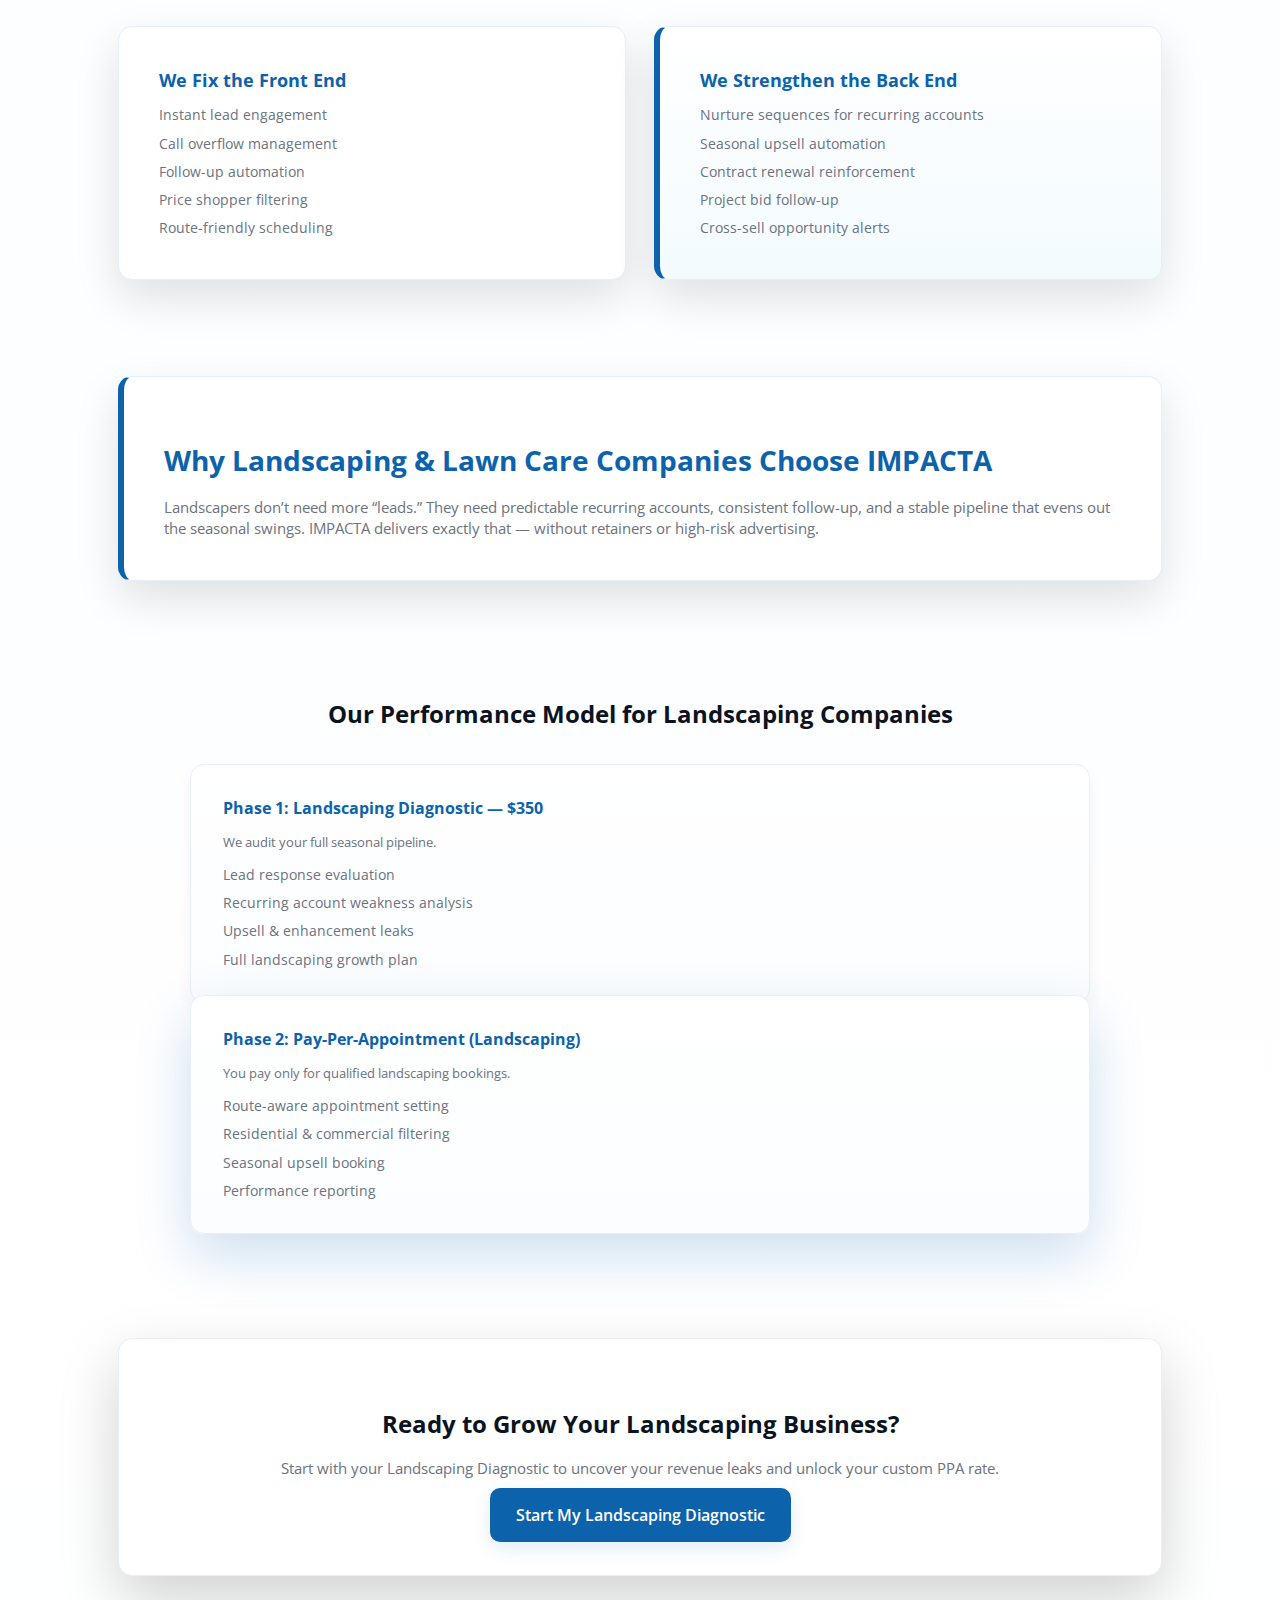
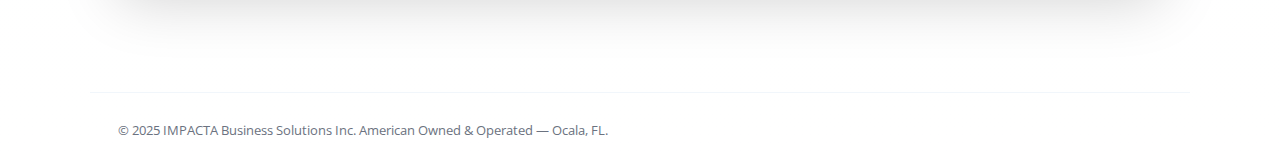
<file: landscaping.html>
<!doctype html>
<html lang="en">
<head>
  <meta charset="utf-8" />
  <meta name="viewport" content="width=device-width, initial-scale=1" />
  <title>Landscaping & Lawn Care Growth Systems | IMPACTA Business Solutions</title>

  <link rel="stylesheet" href="css/style.css" />
  <link rel="icon" href="img/favicon-2025.png" />
  <link href="https://fonts.googleapis.com/css2?family=Open+Sans:wght@300;400;600;700;800&display=swap" rel="stylesheet">
</head>

<body>

  <!-- HEADER -->
 <header>
    <div class="container nav">
      <div class="brand">
        <a href="index.html">
          <img src="img/logo-main-2025.png" class="logo-desktop" alt="IMPACTA Business Solutions">
          <img src="img/logo-mobile-2025.png" class="logo-mobile" alt="IMPACTA Business Solutions">
        </a>
        <div class="small muted">Growth partner for small businesses</div>
      </div>
        <div class="nav-actions">
          <div class="dropdown">
            <button class="btn-outline dropdown-btn"><a href="about-us.html">How We Help</a></button>
            <div class="dropdown-menu">
            </div>
          </div>


          <div class="dropdown">
            <button class="btn-outline dropdown-btn">Industries We Serve</button>
            <div class="dropdown-menu">
              <a href="automotive.html">Automotive</a>
              <a href="fitness.html">Fitness</a>
              <a href="home-services.html">Home Services</a>
              <a href="hvac.html">HVAC</a>
              <a href="insurance.html">Insurance</a>
              <a href="medical.html">Medical</a>
              <a href="painting.html">Painting</a>
              <a href="Pest-control.html">Pest Control</a>
              <a href="plumbing.html">Plumbing</a>
              <a href="professional-services.html">Professional Services</a>
              <a href="real-estate.html">Real Estate</a>
              <a href="restaurants.html">Restaurants</a>
              <a href="roofing.html">Roofing</a>
              <a href="salons.html">Salons</a>
              <a href="solar.html">Solar</a>
            </div>
          </div>

          <a class="btn" href="book-diagnostic.html">Book Diagnostic</a>
        </div>

    </div>
  </header>

  <main class="container">

    <!-- UNIQUE WIDE-SPLIT HERO -->
    <section class="section-spacing" style="padding-top:60px;">
      <div style="
        display:grid;
        grid-template-columns:350px 1fr;
        gap:32px;
        align-items:center;
        background:linear-gradient(180deg,#ffffff,#f4fbff);
        padding:48px;
        border-radius:16px;
        border-left:6px solid var(--brand);
        box-shadow:0 22px 55px rgba(0,0,0,0.18);
      ">
        
        <!-- LEFT VERTICAL HEADLINE -->
        <div>
          <span class="pill">Landscaping & Lawn Care Industry</span>

<div style="display:flex; align-items:center; gap:18px;">
  <div style="
    width:6px;
    height:120px;
    background:var(--brand);
    border-radius:4px;
  "></div>

  <h1 style="
    font-size:38px;
    color:var(--brand);
    line-height:1.1;
    margin:0;
  ">
    Predictable Appointments for Landscaping & Lawn Care
  </h1>
</div>



        </div>

        <!-- RIGHT CONTENT -->
        <div>
          <p style="font-size:17px; color:#0b1220; margin-bottom:18px;">
            Landscaping companies thrive when recurring clients stay consistent — and new
            property owners, HOAs, and commercial accounts keep filling the calendar.
            IMPACTA builds revenue stability by eliminating the leaks that cause slow months,
            calendar gaps, and inconsistent seasonal flows.
          </p>

          <p style="font-size:17px; color:#0b1220;">
            We help lawn care & landscaping companies book more **recurring accounts**, upsell 
            seasonal work, and build predictable revenue year-round — not just in the busy months.
          </p>
        </div>

      </div>
    </section>


    <!-- LANDSCAPING STAT BAR — NEW STYLE -->
    <section class="stats-bar" style="
      margin-top:20px;
      background:#ffffff;
      border-radius:14px;
      box-shadow:0 12px 35px rgba(0,0,0,0.08);
      padding:28px;
      border:1px solid #e6eef8;
    ">
      <div>
        <div class="stat-number">68%</div>
        <div class="small muted">Of lawn care clients stay 2+ seasons</div>
      </div>

      <div>
        <div class="stat-number">45%</div>
        <div class="small muted">Of landscaping revenue comes from repeat work</div>
      </div>

      <div>
        <div class="stat-number">5–9</div>
        <div class="small muted">Touchpoints needed before hiring</div>
      </div>

      <div>
        <div class="stat-number">$1k–$15k</div>
        <div class="small muted">Average value of recurring accounts</div>
      </div>
    </section>


    <!-- SEASONAL REVENUE CURVE (3-CARD LAYOUT) -->
    <section class="section-spacing">
      <h2 style="text-align:center; margin-bottom:32px;">The Seasonal Revenue Curve — And How We Fix It</h2>

      <div class="grid-3">

        <div class="service" style="
          padding:28px;
          box-shadow:0 16px 40px rgba(0,0,0,0.10);
          border-top:6px solid var(--brand);
        ">
          <h3>Spring Surge</h3>
          <p>Demand spikes — but many companies miss calls and lose recurring clients before they even start.</p>
        </div>

        <div class="service" style="
          padding:28px;
          box-shadow:0 16px 40px rgba(0,0,0,0.10);
        ">
          <h3>Summer Stability</h3>
          <p>Recurring routes dominate, but upsells, enhancements, and add-ons go untouched without proper follow-up.</p>
        </div>

        <div class="service" style="
          padding:28px;
          box-shadow:0 16px 40px rgba(0,0,0,0.10);
          border-bottom:6px solid var(--brand);
        ">
          <h3>Fall Drop-Off</h3>
          <p>Leads slow — and companies without a pipeline suffer sharp revenue swings heading into winter.</p>
        </div>

      </div>
    </section>


    <!-- SEGMENTATION: RESIDENTIAL / COMMERCIAL / HOA -->
    <section class="section-spacing">
      <h2 style="text-align:center; margin-bottom:32px;">We Build Pipelines for Every Type of Account</h2>

      <div class="grid-3">

        <div class="service" style="padding:32px; box-shadow:0 14px 40px rgba(0,0,0,0.10);">
          <h3 style="color:var(--brand);">Residential</h3>
          <p>Weekly / bi-weekly lawn care, flowerbed maintenance, seasonal cleanups, and upgrades.</p>
        </div>

        <div class="service" style="
          padding:32px;
          box-shadow:0 18px 45px rgba(0,0,0,0.12);
          transform:translateY(-6px);
          border-left:6px solid var(--brand);
        ">
          <h3 style="color:var(--brand);">Commercial</h3>
          <p>Office parks, retail properties, industrial sites — recurring route accounts.</p>
        </div>

        <div class="service" style="padding:32px; box-shadow:0 14px 40px rgba(0,0,0,0.10);">
          <h3 style="color:var(--brand);">HOA / Communities</h3>
          <p>High-value, long-term contracts that require trust, responsiveness, and consistency.</p>
        </div>

      </div>
    </section>


    <!-- PIPELINE FLOW MAP (SIDE-BY-SIDE) -->
    <section class="section-spacing">
      <h2 style="text-align:center; margin-bottom:32px;">The IMPACTA Landscaping Pipeline</h2>

      <div style="
        display:grid;
        grid-template-columns:1fr 1fr;
        gap:28px;
      ">

        <div class="service" style="
          padding:40px;
          box-shadow:0 18px 45px rgba(0,0,0,0.12);
        ">
          <h3>We Fix the Front End</h3>
          <ul class="features-list">
            <li>Instant lead engagement</li>
            <li>Call overflow management</li>
            <li>Follow-up automation</li>
            <li>Price shopper filtering</li>
            <li>Route-friendly scheduling</li>
          </ul>
        </div>

        <div class="service" style="
          padding:40px;
          box-shadow:0 18px 45px rgba(0,0,0,0.12);
          border-left:6px solid var(--brand);
          background:linear-gradient(180deg,#ffffff,#f3fbff);
        ">
          <h3>We Strengthen the Back End</h3>
          <ul class="features-list">
            <li>Nurture sequences for recurring accounts</li>
            <li>Seasonal upsell automation</li>
            <li>Contract renewal reinforcement</li>
            <li>Project bid follow-up</li>
            <li>Cross-sell opportunity alerts</li>
          </ul>
        </div>

      </div>
    </section>


    <!-- LANDSCAPING VALUE PANEL -->
    <section class="section-spacing">
      <div class="service" style="
        padding:40px;
        border-left:6px solid var(--brand);
        background:#ffffff;
        box-shadow:0 18px 45px rgba(0,0,0,0.12);
      ">
        <h2 style="color:var(--brand); font-size:28px; margin-bottom:16px;">
          Why Landscaping & Lawn Care Companies Choose IMPACTA
        </h2>
        <p>
          Landscapers don’t need more “leads.” They need predictable recurring accounts,
          consistent follow-up, and a stable pipeline that evens out the seasonal swings.
          IMPACTA delivers exactly that — without retainers or high-risk advertising.
        </p>
      </div>
    </section>


    <!-- PPA FOR LANDSCAPING (UNIQUE) -->
    <section class="section-spacing">
      <h2 style="text-align:center; margin-bottom:32px;">
        Our Performance Model for Landscaping Companies
      </h2>

      <div class="pricing-grid-ppa">

        <div class="price-card" style="padding:32px;">
          <h4>Phase 1: Landscaping Diagnostic — $350</h4>
          <p class="small muted">We audit your full seasonal pipeline.</p>
          <ul class="features-list">
            <li>Lead response evaluation</li>
            <li>Recurring account weakness analysis</li>
            <li>Upsell & enhancement leaks</li>
            <li>Full landscaping growth plan</li>
          </ul>
        </div>

        <div class="price-card" style="
          padding:32px;
          box-shadow:0 22px 55px rgba(12,98,171,0.20);
          transform:translateY(-8px);
        ">
          <h4>Phase 2: Pay-Per-Appointment (Landscaping)</h4>
          <p class="small muted">You pay only for qualified landscaping bookings.</p>
          <ul class="features-list">
            <li>Route-aware appointment setting</li>
            <li>Residential & commercial filtering</li>
            <li>Seasonal upsell booking</li>
            <li>Performance reporting</li>
          </ul>
        </div>

      </div>
    </section>


    <!-- CTA BAND -->
    <section class="section-spacing">
      <div class="service" style="
        padding:48px;
        text-align:center;
        box-shadow:0 24px 60px rgba(0,0,0,0.18);
      ">
        <h2 style="margin-bottom:16px;">Ready to Grow Your Landscaping Business?</h2>
        <p class="small muted" style="margin-bottom:24px;">
          Start with your Landscaping Diagnostic to uncover your revenue leaks and unlock your custom PPA rate.
        </p>

        <a href="book-diagnostic.html" class="btn" style="padding:16px 26px;">
          Start My Landscaping Diagnostic
        </a>
      </div>
    </section>

  </main>


  <footer class="container" style="margin-top:40px;">
    <div class="small muted">© 2025 IMPACTA Business Solutions Inc. American Owned & Operated — Ocala, FL.</div>
  </footer>

</body>
</html>
</file>
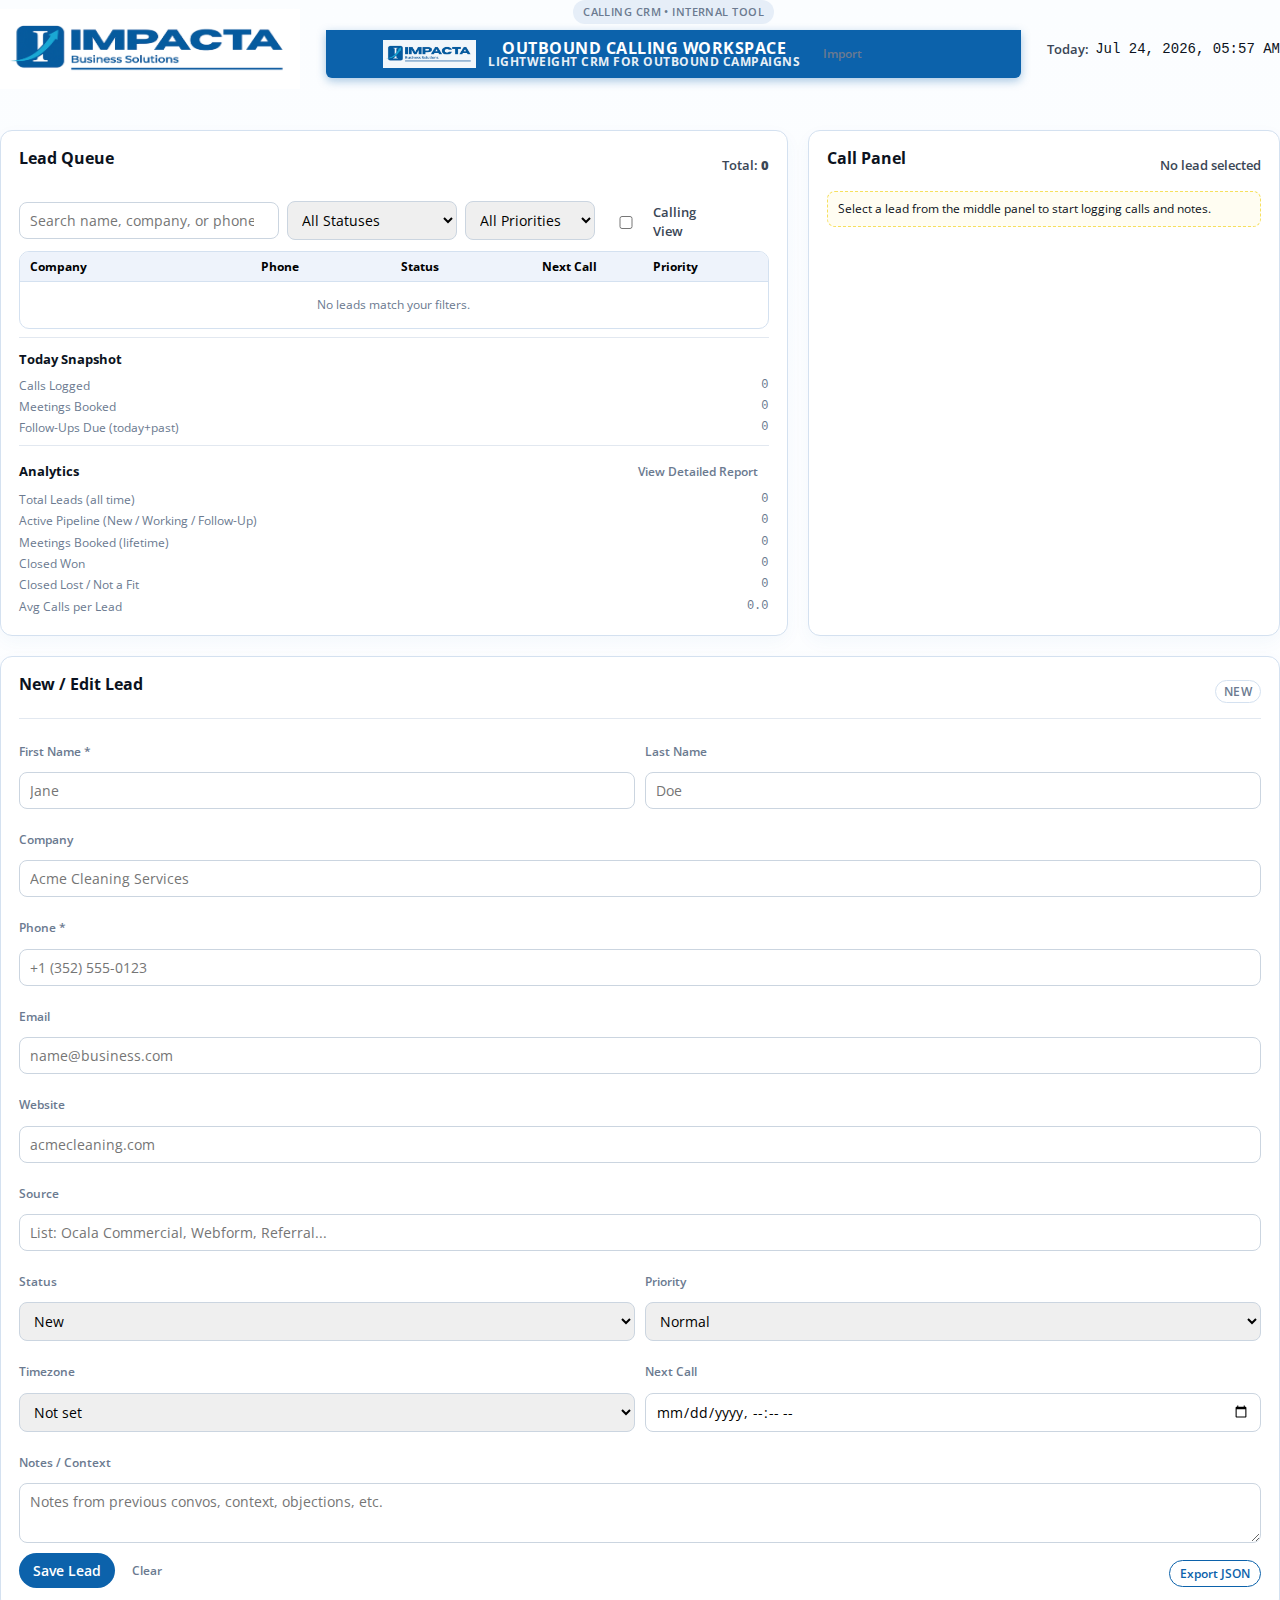
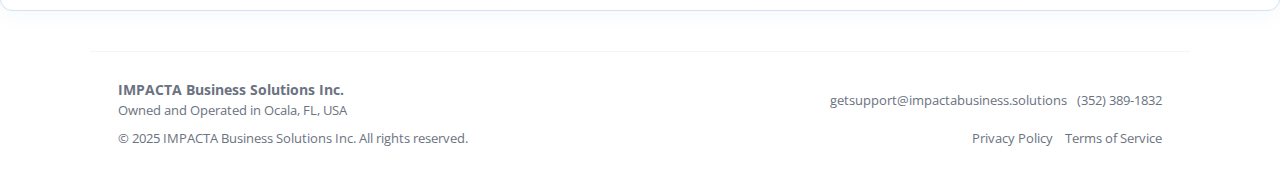
<file: lite21128008.html>
<!doctype html>
<html lang="en">
<head>
  <meta charset="utf-8" />
  <meta name="viewport" content="width=device-width, initial-scale=1" />
  
  <title>Calling CRM | IMPACTA Business Solutions</title>
  <meta name="description" content="Lightweight calling CRM to track leads, calls, statuses, and next actions for outbound campaigns." />

  <!-- Reuse your existing styles + fonts -->
  <link rel="icon" href="img/favicon-2025.png" sizes="any" type="image/png">
  <link rel="apple-touch-icon" href="/images/apple-touch-icon.png">
  <link href="https://fonts.googleapis.com/css2?family=Open+Sans:wght@300;400;600;700;800&display=swap" rel="stylesheet">
  <link rel="stylesheet" href="css/style.css">

  <style>
    /* === CRM-SPECIFIC STYLES (namespaced) === */
    :root {
      --crm-bg: #f4f7fb;
      --crm-border: #d4e1f0;
      --crm-muted: #6b7a90;
      --crm-success: #1f9d55;
      --crm-warning: #e0a800;
      --crm-danger: #d9534f;
      --crm-pill-bg: #e6eef8;
    }

    body {
      background-color: #f9fbff;
    }

    .crm-layout {
      display: grid;
      grid-template-columns: minmax(0, 2fr) minmax(0, 1.2fr);
      grid-template-rows: auto auto;
      grid-template-areas:
        "queue call"
        "form form";
      gap: 20px;
      margin-top: 32px;
      margin-bottom: 40px;
    }

    .crm-grid-queue {
      grid-area: queue;
    }

    .crm-grid-call {
      grid-area: call;
    }

    .crm-grid-form {
      grid-area: form;
    }

    @media (max-width: 1100px) {
      .crm-layout {
        grid-template-columns: 1fr;
      }
    }

    .crm-card {
      background: #ffffff;
      border-radius: 12px;
      border: 1px solid var(--crm-border);
      padding: 16px 18px;
      box-shadow: 0 6px 18px rgba(12, 98, 171, 0.04);
    }

    .crm-card h2,
    .crm-card h3,
    .crm-card h4 {
      margin-top: 0;
    }

    .crm-section-title {
      display: flex;
      justify-content: space-between;
      align-items: center;
      gap: 8px;
      margin-bottom: 8px;
    }

    .crm-pill {
      display: inline-flex;
      align-items: center;
      gap: 4px;
      padding: 4px 10px;
      border-radius: 999px;
      background: var(--crm-pill-bg);
      font-size: 11px;
      font-weight: 600;
      text-transform: uppercase;
      letter-spacing: 0.04em;
      color: var(--crm-muted);
    }

    .crm-input-group {
      display: flex;
      flex-direction: column;
      gap: 4px;
      margin-bottom: 10px;
    }

    .crm-input-group label {
      font-size: 12px;
      font-weight: 600;
      color: var(--crm-muted);
    }

    .crm-input,
    .crm-select,
    .crm-textarea {
      border-radius: 8px;
      border: 1px solid #cbd5e0;
      padding: 8px 10px;
      font-size: 14px;
      font-family: inherit;
      width: 100%;
      box-sizing: border-box;
    }

    .crm-textarea {
      resize: vertical;
      min-height: 60px;
    }

    .crm-input:focus,
    .crm-select:focus,
    .crm-textarea:focus {
      outline: none;
      border-color: #0c62ab;
      box-shadow: 0 0 0 1px rgba(12, 98, 171, 0.12);
    }

    .crm-btn {
      border-radius: 999px;
      border: none;
      padding: 8px 14px;
      font-size: 14px;
      font-weight: 600;
      cursor: pointer;
      display: inline-flex;
      align-items: center;
      justify-content: center;
      gap: 6px;
      transition: background 0.15s ease, box-shadow 0.15s ease, transform 0.05s ease;
      font-family: inherit;
      white-space: nowrap;
    }

    .crm-btn-primary {
      background: #0c62ab;
      color: #ffffff;
    }
    .crm-btn-primary:hover {
      background: #0b5899;
      box-shadow: 0 6px 18px rgba(12, 98, 171, 0.25);
      transform: translateY(-1px);
    }

    .crm-btn-outline {
      background: transparent;
      color: #0c62ab;
      border: 1px solid #0c62ab;
    }
    .crm-btn-outline:hover {
      background: rgba(12, 98, 171, 0.06);
    }

    .crm-btn-ghost {
      background: transparent;
      border: 1px solid transparent;
      color: var(--crm-muted);
    }
    .crm-btn-ghost:hover {
      background: #f1f5fb;
    }

    .crm-btn-sm {
      padding: 4px 10px;
      font-size: 12px;
    }

    .crm-btn-group {
      display: flex;
      flex-wrap: wrap;
      gap: 6px;
      margin-bottom: 6px;
    }

    .crm-tag {
      display: inline-flex;
      align-items: center;
      padding: 2px 8px;
      border-radius: 999px;
      font-size: 11px;
      font-weight: 600;
      text-transform: uppercase;
      letter-spacing: 0.04em;
      border: 1px solid var(--crm-border);
      color: var(--crm-muted);
      background: #ffffff;
    }

    .crm-tag-success {
      border-color: rgba(31, 157, 85, 0.3);
      color: var(--crm-success);
      background: rgba(31, 157, 85, 0.06);
    }

    .crm-tag-warning {
      border-color: rgba(224, 168, 0, 0.3);
      color: var(--crm-warning);
      background: rgba(224, 168, 0, 0.06);
    }

    .crm-tag-danger {
      border-color: rgba(217, 83, 79, 0.3);
      color: var(--crm-danger);
      background: rgba(217, 83, 79, 0.06);
    }

    /* Lead list */
    .crm-toolbar {
      display: flex;
      gap: 8px;
      align-items: center;
      margin-bottom: 10px;
      flex-wrap: wrap;
    }

    .crm-toolbar input {
      max-width: 260px;
    }

    .crm-lead-list {
      border-radius: 10px;
      border: 1px solid var(--crm-border);
      overflow: hidden;
      background: #ffffff;
      max-height: 480px;
      display: flex;
      flex-direction: column;
    }

    .crm-lead-list-header,
    .crm-lead-row {
      display: grid;
      grid-template-columns: 1.5fr 0.9fr 0.9fr 0.7fr 0.7fr;
      gap: 6px;
      padding: 6px 10px;
      font-size: 12px;
      align-items: center;
    }

    .crm-lead-list-header {
      font-weight: 700;
      background: #eef3fb;
      border-bottom: 1px solid var(--crm-border);
      position: sticky;
      top: 0;
      z-index: 1;
    }

    .crm-lead-header-cell {
      background: none;
      border: none;
      padding: 0;
      text-align: left;
      font: inherit;
      cursor: pointer;
      display: flex;
      align-items: center;
      gap: 4px;
    }

    .crm-lead-header-cell:hover {
      text-decoration: underline;
    }

    .crm-lead-list-body {
      overflow-y: auto;
      max-height: 440px;
    }

    .crm-lead-row {
      border-bottom: 1px solid #edf2f7;
      cursor: pointer;
    }

    .crm-lead-row:hover {
      background: #f7fafc;
    }

    .crm-lead-row.active {
      background: #e3efff;
    }

    .crm-lead-name {
      font-weight: 600;
      font-size: 13px;
    }

    .crm-lead-company {
      font-size: 11px;
      color: var(--crm-muted);
    }

    .crm-status-pill {
      display: inline-flex;
      align-items: center;
      padding: 3px 8px;
      border-radius: 999px;
      font-size: 11px;
      border: 1px solid rgba(12, 98, 171, 0.18);
      background: rgba(12, 98, 171, 0.05);
      color: #0c62ab;
      white-space: nowrap;
    }

    .crm-status-pill.cold {
      border-color: rgba(107, 122, 144, 0.25);
      background: rgba(107, 122, 144, 0.08);
      color: var(--crm-muted);
    }

    .crm-status-pill.hot {
      border-color: rgba(31, 157, 85, 0.35);
      background: rgba(31, 157, 85, 0.07);
      color: #1f9d55;
    }

    .crm-mono {
      font-family: "SF Mono", "Roboto Mono", ui-monospace, Menlo, Monaco, Consolas, "Liberation Mono", "Courier New", monospace;
      font-size: 12px;
    }

    .crm-subtext {
      font-size: 11px;
      color: var(--crm-muted);
    }

    .crm-section-divider {
      height: 1px;
      background: #e2e8f0;
      margin: 8px 0 12px;
    }

    .crm-stat-row {
      display: flex;
      justify-content: space-between;
      font-size: 12px;
      margin-bottom: 4px;
      color: var(--crm-muted);
    }

    .crm-timeline {
      border-radius: 10px;
      border: 1px solid var(--crm-border);
      padding: 8px 10px;
      max-height: 220px;
      overflow-y: auto;
      background: #fdfefe;
    }

    .crm-timeline-item {
      border-left: 2px solid #0c62ab;
      padding-left: 8px;
      margin-bottom: 8px;
    }

    .crm-timeline-title {
      font-size: 12px;
      font-weight: 600;
    }

    .crm-timeline-meta {
      font-size: 11px;
      color: var(--crm-muted);
    }

    .crm-timeline-note {
      font-size: 12px;
      margin-top: 2px;
    }

    .crm-empty {
      font-size: 12px;
      color: var(--crm-muted);
      text-align: center;
      padding: 14px 4px;
    }

    .crm-badge-dot {
      width: 8px;
      height: 8px;
      border-radius: 999px;
      background: #0c62ab;
    }

    .crm-flex {
      display: flex;
      align-items: center;
      gap: 6px;
    }

    .crm-flex-between {
      display: flex;
      justify-content: space-between;
      align-items: center;
      gap: 8px;
    }

    .crm-highlight {
      background: #fffdf2;
      border-radius: 8px;
      padding: 8px 10px;
      border: 1px dashed #f6e05e;
      font-size: 12px;
      margin-top: 4px;
    }

    .crm-small-label {
      font-size: 13px;
      color: #3a4656;
      font-weight: 600;
    }

    /* Improve readability on the Call Panel */
    #crm-selected-wrapper {
      font-size: 14px;
      line-height: 1.4;
    }

    #crm-call-note,
    #crm-call-next {
      font-size: 14px;
    }

    .crm-status-pill,
    .crm-tag {
      font-size: 12px;
    }

    #crm-selected-name {
      font-size: 16px;
      font-weight: 700;
    }

    .crm-timeline {
      font-size: 13px;
    }

    /* Top CRM bar */
    .crm-topbar {
      width: 95%;
      background: #0c62ab;
      color: white;
      padding: 10px 20px;
      font-size: 15px;
      font-weight: 700;
      letter-spacing: 0.5px;
      text-transform: uppercase;
      box-shadow: 0 3px 10px rgba(12, 98, 171, 0.35);
      margin-bottom: 20px;
      border-radius: 0 0 6px 6px;
    }

    /* Reporting modal */
    .crm-modal-backdrop {
      position: fixed;
      inset: 0;
      background: rgba(15, 23,42, 0.6);
      display: none;
      align-items: center;
      justify-content: center;
      z-index: 9999;
    }

    .crm-modal {
      background: #ffffff;
      border-radius: 12px;
      border: 1px solid var(--crm-border);
      padding: 16px 18px;
      max-width: 560px;
      width: 100%;
      max-height: 80vh;
      overflow-y: auto;
      box-shadow: 0 16px 40px rgba(15, 23, 42, 0.45);
      font-size: 13px;
    }

    .crm-modal-header {
      display: flex;
      justify-content: space-between;
      align-items: center;
      margin-bottom: 8px;
    }

    .crm-modal-header h3 {
      margin: 0;
      font-size: 15px;
    }

    .crm-report-section-title {
      font-weight: 700;
      font-size: 12px;
      margin-top: 10px;
      margin-bottom: 4px;
      text-transform: uppercase;
      letter-spacing: 0.04em;
      color: var(--crm-muted);
    }

    .crm-report-table {
      width: 100%;
      border-collapse: collapse;
      margin-bottom: 8px;
    }

    .crm-report-table th,
    .crm-report-table td {
      padding: 4px 6px;
      border-bottom: 1px solid #edf2f7;
      font-size: 12px;
      text-align: left;
    }

    .crm-report-table th {
      background: #f7fafc;
      font-weight: 600;
    }

    .crm-report-badge {
      display: inline-block;
      padding: 2px 6px;
      border-radius: 999px;
      background: #edf2ff;
      border: 1px solid rgba(129, 140, 248, 0.4);
      font-size: 11px;
    }
  </style>
</head>
<body>
  <div class="crm-section-title">
    <div class="brand">
      <a href="index.html">
        <img src="img/logo-mobile-2025.png" alt="IMPACTA Business Solutions Logo - Growth Partner" style="width: 300px;" class="logo-desktop">
      </a>
    </div>
    <div style="flex:1; display:flex; flex-direction:column; align-items:center; gap:6px;">
      <div class="crm-pill">Calling CRM • Internal Tool</div>
      <div class="crm-topbar" role="banner" aria-label="Calling CRM header"
           style="display:flex;justify-content:center;align-items:center;gap:12px;flex-wrap:wrap;">
        <div style="display:flex;align-items:center;gap:12px;">
          <img src="img/logo-mobile-2025.png" alt="" style="height:28px;opacity:0.95;">
          <div style="line-height:1;text-align:center;">
            <div style="font-size:16px;font-weight:700;">Outbound Calling Workspace</div>
            <div style="font-size:12px;opacity:0.9;">Lightweight CRM for outbound campaigns</div>
          </div>
        </div>

        <div style="display:flex;gap:8px;align-items:center;">
          <button id="crm-import" class="crm-btn crm-btn-ghost crm-btn-sm" title="Import leads (CSV)">Import</button>
          <button id="crm-clear-storage" class="crm-btn crm-btn-outline crm-btn-sm" title="Clear all local data">Clear Data</button>
        </div>
      </div>
    </div>
    <div class="crm-flex" style="font-size:14px;">
      <span class="crm-small-label" style="font-size:13px;">Today:</span>
      <span id="crm-today" class="crm-mono" style="font-size:14px;">Nov 23, 2025</span>
    </div>
  </div>

  <div class="crm-layout">
    <!-- MIDDLE & RIGHT: Lead Queue + Call Panel -->
    <!-- MIDDLE: Lead list & quick stats -->
    <section class="crm-card crm-grid-queue" aria-label="Lead list and stats">
      <div class="crm-section-title">
        <h2 style="font-size: 16px;">Lead Queue</h2>
        <span class="crm-small-label">
          Total: <strong id="crm-total-count">0</strong>
        </span>
      </div>

      <div class="crm-toolbar" aria-label="Filters">
        <input
          id="crm-search"
          class="crm-input"
          type="search"
          placeholder="Search name, company, or phone..."
        />
        <select id="crm-filter-status" class="crm-select" style="max-width: 170px;">
          <option value="">All Statuses</option>
          <option value="New">New</option>
          <option value="Working">Working</option>
          <option value="No Answer">No Answer</option>
          <option value="Left Voicemail">Left Voicemail</option>
          <option value="Follow-Up">Follow-Up</option>
          <option value="Booked Meeting">Booked Meeting</option>
          <option value="Closed Won">Closed Won</option>
          <option value="Closed Lost">Closed Lost</option>
          <option value="Not a Fit">Not a Fit</option>
        </select>
        <select id="crm-filter-priority" class="crm-select" style="max-width: 130px;">
          <option value="">All Priorities</option>
          <option value="High">High</option>
          <option value="Normal">Normal</option>
          <option value="Low">Low</option>
        </select>

        <!-- Calling View toggle + date range -->
        <label class="crm-small-label" style="display:flex;align-items:center;gap:4px;">
          <input type="checkbox" id="crm-calling-toggle" style="margin:0;">
          Calling View
        </label>

        <div id="crm-calling-range" style="display:none;">
          <span class="crm-small-label">From</span>
          <input type="date" id="crm-callview-from" class="crm-input crm-input-date-range">
          <span class="crm-small-label">To</span>
          <input type="date" id="crm-callview-to" class="crm-input crm-input-date-range">
        </div>
      </div>

      <div class="crm-lead-list">
        <div class="crm-lead-list-header">
          <button type="button" class="crm-lead-header-cell" data-sort="company">Company</button>
          <button type="button" class="crm-lead-header-cell" data-sort="phone">Phone</button>
          <button type="button" class="crm-lead-header-cell" data-sort="status">Status</button>
          <button type="button" class="crm-lead-header-cell" data-sort="nextCall">Next Call</button>
          <button type="button" class="crm-lead-header-cell" data-sort="priority">Priority</button>
        </div>
        <div id="crm-lead-list-body" class="crm-lead-list-body">
          <div class="crm-empty">No leads yet. Add one on the left.</div>
        </div>
      </div>

      <div class="crm-section-divider"></div>

      <div>
        <h3 style="font-size: 13px; margin-bottom: 8px;">Today Snapshot</h3>
        <div class="crm-stat-row">
          <span>Calls Logged</span>
          <span class="crm-mono" id="crm-today-calls">0</span>
        </div>
        <div class="crm-stat-row">
          <span>Meetings Booked</span>
          <span class="crm-mono" id="crm-today-meetings">0</span>
        </div>
        <div class="crm-stat-row">
          <span>Follow-Ups Due (today+past)</span>
          <span class="crm-mono" id="crm-today-followups">0</span>
        </div>
      </div>

      <div class="crm-section-divider"></div>

      <!-- Analytics block -->
      <div>
        <div class="crm-flex-between" style="margin-bottom:6px;">
          <h3 style="font-size: 13px; margin:0;">Analytics</h3>
          <button type="button" id="crm-report-open" class="crm-btn crm-btn-ghost crm-btn-sm">
            View Detailed Report
          </button>
        </div>
        <div class="crm-stat-row">
          <span>Total Leads (all time)</span>
          <span class="crm-mono" id="crm-analytics-total">0</span>
        </div>
        <div class="crm-stat-row">
          <span>Active Pipeline (New / Working / Follow-Up)</span>
          <span class="crm-mono" id="crm-analytics-active">0</span>
        </div>
        <div class="crm-stat-row">
          <span>Meetings Booked (lifetime)</span>
          <span class="crm-mono" id="crm-analytics-ltm-meetings">0</span>
        </div>
        <div class="crm-stat-row">
          <span>Closed Won</span>
          <span class="crm-mono" id="crm-analytics-closed-won">0</span>
        </div>
        <div class="crm-stat-row">
          <span>Closed Lost / Not a Fit</span>
          <span class="crm-mono" id="crm-analytics-closed-lost">0</span>
        </div>
        <div class="crm-stat-row">
          <span>Avg Calls per Lead</span>
          <span class="crm-mono" id="crm-analytics-avg-calls">0</span>
        </div>
      </div>
    </section>

    <!-- RIGHT: Selected lead + call logging -->
    <section class="crm-card crm-grid-call" aria-label="Selected lead and call logging">
      <div class="crm-section-title">
        <h2 style="font-size: 16px;">Call Panel</h2>
        <span class="crm-small-label" id="crm-selected-label">No lead selected</span>
      </div>

      <div class="crm-highlight" id="crm-call-hint">
        Select a lead from the middle panel to start logging calls and notes.
      </div>

      <div id="crm-selected-wrapper" style="display:none;">
        <div class="crm-section-divider"></div>
        <div class="crm-flex-between">
          <div>
            <div class="crm-flex">
              <div class="crm-badge-dot"></div>
              <div>
                <div id="crm-selected-name" style="font-weight: 600;"></div>
                <div id="crm-selected-company" class="crm-subtext"></div>
              </div>
            </div>
          </div>
          <div style="text-align:right;">
            <div id="crm-selected-status-pill" class="crm-status-pill">Status</div>
            <div id="crm-selected-priority" class="crm-subtext"></div>
          </div>
        </div>

        <div style="margin-top:10px; font-size: 12px;">
          <div>
            <span class="crm-small-label">Phone:</span>
            <span class="crm-mono" id="crm-selected-phone"></span>
          </div>
          <div>
            <span class="crm-small-label">Email:</span>
            <span id="crm-selected-email" class="crm-mono"></span>
          </div>
          <div>
            <span class="crm-small-label">Website:</span>
            <a id="crm-selected-website"
               class="crm-mono"
               href="#"
               target="_blank"
               rel="noopener noreferrer"
               style="text-decoration:underline; cursor:pointer;"></a>
          </div>
          <div>
            <span class="crm-small-label">Next Call:</span>
            <span id="crm-selected-next" class="crm-mono"></span>
          </div>
        </div>

        <div class="crm-section-divider"></div>

        <div>
          <h3 style="font-size: 13px; margin-bottom: 6px;">Log Call</h3>
          <div class="crm-btn-group">
            <button type="button" class="crm-btn crm-btn-sm crm-btn-outline crm-call-outcome" data-outcome="No Answer">
              No Answer
            </button>
            <button type="button" class="crm-btn crm-btn-sm crm-btn-outline crm-call-outcome" data-outcome="Left Voicemail">
              Left VM
            </button>
            <button type="button" class="crm-btn crm-btn-sm crm-btn-outline crm-call-outcome" data-outcome="Booked Meeting">
              Booked Meeting
            </button>
            <button type="button" class="crm-btn crm-btn-sm crm-btn-outline crm-call-outcome" data-outcome="Not Interested">
              Not Interested
            </button>
            <button type="button" class="crm-btn crm-btn-sm crm-btn-outline crm-call-outcome" data-outcome="Callback Requested">
              Callback Req.
            </button>
          </div>

          <div class="crm-input-group" style="margin-top:4px;">
            <label for="crm-call-note">Call Notes</label>
            <textarea id="crm-call-note" class="crm-textarea" placeholder="Short notes from the call..."></textarea>
          </div>

          <div style="display:flex; gap:8px; align-items:center; margin-bottom:6px;">
            <div class="crm-input-group" style="flex: 1; margin-bottom:0;">
              <label for="crm-call-next">Next Call (optional)</label>
              <input id="crm-call-next" type="datetime-local" class="crm-input" />
            </div>
            <button type="button" id="crm-call-save" class="crm-btn crm-btn-primary crm-btn-sm" style="align-self:flex-end; margin-bottom:2px;">
              Save Log
            </button>
          </div>
        </div>

        <div class="crm-section-divider"></div>

        <div>
          <h3 style="font-size: 13px; margin-bottom: 6px;">Timeline</h3>
          <div id="crm-timeline" class="crm-timeline">
            <div class="crm-empty">No calls logged yet.</div>
          </div>
        </div>
      </div>
    </section>

    <!-- BOTTOM: New / Edit Lead -->
    <!-- LEFT: Add / edit lead -->
    <aside class="crm-card crm-grid-form" aria-label="Add or edit lead form">
      <div class="crm-section-title">
        <h2 style="font-size: 16px;">New / Edit Lead</h2>
        <span class="crm-tag" id="crm-form-mode-tag">New</span>
      </div>
      <div class="crm-section-divider"></div>

      <form id="lead-form">
        <input type="hidden" id="lead-id" />

        <!-- First & Last Name split -->
        <div style="display:flex; gap:10px;">
          <div class="crm-input-group" style="flex:1;">
            <label for="lead-first-name">First Name *</label>
            <input class="crm-input" id="lead-first-name" name="firstName" type="text" placeholder="Jane" required />
          </div>
          <div class="crm-input-group" style="flex:1;">
            <label for="lead-last-name">Last Name</label>
            <input class="crm-input" id="lead-last-name" name="lastName" type="text" placeholder="Doe" />
          </div>
        </div>

        <div class="crm-input-group">
          <label for="lead-company">Company</label>
          <input class="crm-input" id="lead-company" name="company" type="text" placeholder="Acme Cleaning Services" />
        </div>

        <div class="crm-input-group">
          <label for="lead-phone">Phone *</label>
          <input class="crm-input" id="lead-phone" name="phone" type="tel" placeholder="+1 (352) 555-0123" required />
        </div>

        <div class="crm-input-group">
          <label for="lead-email">Email</label>
          <input class="crm-input" id="lead-email" name="email" type="email" placeholder="name@business.com" />
        </div>

        <!-- Website field -->
        <div class="crm-input-group">
          <label for="lead-website">Website</label>
          <input class="crm-input" id="lead-website" name="website" type="text" placeholder="acmecleaning.com" />
        </div>

        <div class="crm-input-group">
          <label for="lead-source">Source</label>
          <input class="crm-input" id="lead-source" name="source" type="text" placeholder="List: Ocala Commercial, Webform, Referral..." />
        </div>

        <div style="display:flex; gap:10px;">
          <div class="crm-input-group" style="flex:1;">
            <label for="lead-status">Status</label>
            <select class="crm-select" id="lead-status" name="status">
              <option value="New">New</option>
              <option value="Working">Working</option>
              <option value="No Answer">No Answer</option>
              <option value="Left Voicemail">Left Voicemail</option>
              <option value="Follow-Up">Follow-Up</option>
              <option value="Booked Meeting">Booked Meeting</option>
              <option value="Closed Won">Closed Won</option>
              <option value="Closed Lost">Closed Lost</option>
              <option value="Not a Fit">Not a Fit</option>
            </select>
          </div>
          <div class="crm-input-group" style="flex:1;">
            <label for="lead-priority">Priority</label>
            <select class="crm-select" id="lead-priority" name="priority">
              <option value="Normal">Normal</option>
              <option value="High">High</option>
              <option value="Low">Low</option>
            </select>
          </div>
        </div>

        <div style="display:flex; gap:10px;">
          <div class="crm-input-group" style="flex:1;">
            <label for="lead-timezone">Timezone</label>
            <select class="crm-select" id="lead-timezone" name="timezone">
              <option value="">Not set</option>
              <option value="EST">EST</option>
              <option value="CST">CST</option>
              <option value="MST">MST</option>
              <option value="PST">PST</option>
            </select>
          </div>
          <div class="crm-input-group" style="flex:1;">
            <label for="lead-next-call">Next Call</label>
            <input class="crm-input" id="lead-next-call" name="nextCall" type="datetime-local" />
          </div>
        </div>

        <div class="crm-input-group">
          <label for="lead-notes">Notes / Context</label>
          <textarea class="crm-textarea" id="lead-notes" name="notes" placeholder="Notes from previous convos, context, objections, etc."></textarea>
        </div>

        <div class="crm-flex-between" style="margin-top: 10px;">
          <div class="crm-btn-group">
            <button type="submit" class="crm-btn crm-btn-primary">
              <span id="crm-form-submit-label">Save Lead</span>
            </button>
            <button type="button" id="crm-form-reset" class="crm-btn crm-btn-ghost crm-btn-sm">
              Clear
            </button>
          </div>
          <button type="button" id="crm-export" class="crm-btn crm-btn-outline crm-btn-sm">
            Export JSON
          </button>
        </div>
      </form>
    </aside>
  </div>

  <!-- Reporting Modal -->
  <div id="crm-report-modal" class="crm-modal-backdrop" aria-hidden="true">
    <div class="crm-modal" role="dialog" aria-modal="true" aria-labelledby="crm-report-title">
      <div class="crm-modal-header">
        <h3 id="crm-report-title">Detailed Reporting</h3>
        <button type="button" id="crm-report-close" class="crm-btn crm-btn-ghost crm-btn-sm">Close</button>
      </div>
      <div id="crm-report-body">
        <!-- Filled by JS -->
      </div>
    </div>
  </div>

  <footer class="container" role="contentinfo">
    <div style="display:flex;flex-direction:column;gap:8px">
      <div style="display:flex;justify-content:space-between;align-items:center;gap:12px;flex-wrap:wrap">
        <div>
          <strong>IMPACTA Business Solutions Inc.</strong><br />
          <span class="small muted"> Owned and Operated in Ocala, FL, USA</span>
        </div>
        <div style="display:flex;gap:10px;align-items:center">
          <a class="small muted" href="mailto:support@impactabusiness.solutions">getsupport@impactabusiness.solutions</a>
          <a class="small muted" href="tel:+13523891832">(352) 389-1832</a>
        </div>
      </div>

      <div style="display:flex;justify-content:space-between;align-items:center;gap:12px;flex-wrap:wrap">
        <div class="small muted">© 2025 IMPACTA Business Solutions Inc. All rights reserved.</div>
        <div style="display:flex;gap:12px">
          <a class="small muted" href="privacy.html">Privacy Policy</a>
          <a class="small muted" href="terms.html">Terms of Service</a>
        </div>
      </div>
    </div>
  </footer>

  <script>
    // === Simple Calling CRM (localStorage only, NO Supabase) ===

    const STORAGE_KEY = "impacta_calling_crm_v1";

    /** @type {Array} */
    let leads = [];
    let selectedId = null;
    let sortField = "nextCall";
    let sortDirection = "asc";

    // --- Helpers ---
    function saveLeads() {
      localStorage.setItem(STORAGE_KEY, JSON.stringify(leads));
      updateCountsAndSnapshot();
    }

    function loadLeads() {
      const raw = localStorage.getItem(STORAGE_KEY);
      leads = raw ? JSON.parse(raw) : [];
    }

    // Supabase stub – no-op in local-only mode
    async function upsertLeadToSupabase(lead) {
      // Local-only mode: no remote persistence
      return;
    }

    function uid() {
      return "L" + Math.random().toString(36).slice(2, 10) + Date.now().toString(36).slice(-4);
    }

    function formatDateTime(dtStr) {
      if (!dtStr) return "";
      const d = new Date(dtStr);
      if (isNaN(d.getTime())) return dtStr;
      return d.toLocaleString(undefined, {
        month: "short",
        day: "numeric",
        hour: "2-digit",
        minute: "2-digit"
      });
    }

    function todayString() {
      const d = new Date();
      return d.toLocaleString(undefined, {
        year: "numeric",
        month: "short",
        day: "numeric",
        hour: "2-digit",
        minute: "2-digit"
      });
    }

    function getTodayISODate() {
      const d = new Date();
      const year = d.getFullYear();
      const month = String(d.getMonth() + 1).padStart(2, "0");
      const day = String(d.getDate()).padStart(2, "0");
      return year + "-" + month + "-" + day;
    }

    function isSameDay(a, b) {
      return (
        a.getFullYear() === b.getFullYear() &&
        a.getMonth() === b.getMonth() &&
        a.getDate() === b.getDate()
      );
    }

    function renderTodayLabel() {
      const el = document.getElementById("crm-today");
      if (el) el.textContent = todayString();
    }

    function normalizeString(val) {
      return (val || "").toString().toLowerCase();
    }

    // --- Reporting helpers ---
    function computeReportData() {
      const statusCounts = {};
      const outcomeCounts = {};
      const sourceCounts = {};
      let totalCalls = 0;

      for (const lead of leads) {
        const status = lead.status || "Unspecified";
        statusCounts[status] = (statusCounts[status] || 0) + 1;

        const src = lead.source && lead.source.trim() ? lead.source.trim() : "Unspecified";
        sourceCounts[src] = (sourceCounts[src] || 0) + 1;

        for (const entry of lead.timeline || []) {
          const outcome = entry.outcome || "Update";
          outcomeCounts[outcome] = (outcomeCounts[outcome] || 0) + 1;
          totalCalls++;
        }
      }

      return { statusCounts, outcomeCounts, sourceCounts, totalCalls };
    }

    function renderReportModal() {
      const modal = document.getElementById("crm-report-modal");
      const body = document.getElementById("crm-report-body");
      if (!modal || !body) return;

      const { statusCounts, outcomeCounts, sourceCounts, totalCalls } = computeReportData();

      let html = "";

      html += '<div class="crm-report-section-title">Overview</div>';
      html += '<p style="margin:4px 0 8px;">';
      html += '<span class="crm-report-badge">Total Leads: ' + leads.length + "</span>";
      html += " &nbsp; ";
      html += '<span class="crm-report-badge">Total Call Logs: ' + totalCalls + "</span>";
      html += "</p>";

      // Status table
      html += '<div class="crm-report-section-title">Leads by Status</div>';
      if (Object.keys(statusCounts).length) {
        html +=
          '<table class="crm-report-table"><thead><tr><th>Status</th><th>Count</th></tr></thead><tbody>';
        Object.keys(statusCounts)
          .sort()
          .forEach((key) => {
            html += "<tr><td>" + key + "</td><td>" + statusCounts[key] + "</td></tr>";
          });
        html += "</tbody></table>";
      } else {
        html += '<div class="crm-empty" style="padding:6px 0;">No leads yet.</div>';
      }

      // Outcome table
      html += '<div class="crm-report-section-title">Call Outcomes</div>';
      if (Object.keys(outcomeCounts).length) {
        html +=
          '<table class="crm-report-table"><thead><tr><th>Outcome</th><th>Count</th></tr></thead><tbody>';
        Object.keys(outcomeCounts)
          .sort()
          .forEach((key) => {
            html += "<tr><td>" + key + "</td><td>" + outcomeCounts[key] + "</td></tr>";
          });
        html += "</tbody></table>";
      } else {
        html += '<div class="crm-empty" style="padding:6px 0;">No calls logged yet.</div>';
      }

      // Source table (top sources)
      html += '<div class="crm-report-section-title">Leads by Source</div>';
      if (Object.keys(sourceCounts).length) {
        const sortedSources = Object.keys(sourceCounts).sort(
          (a, b) => sourceCounts[b] - sourceCounts[a]
        );
        html +=
          '<table class="crm-report-table"><thead><tr><th>Source</th><th>Count</th></tr></thead><tbody>';
        sortedSources.forEach((key) => {
          html += "<tr><td>" + key + "</td><td>" + sourceCounts[key] + "</td></tr>";
        });
        html += "</tbody></table>";
      } else {
        html += '<div class="crm-empty" style="padding:6px 0;">No sources recorded yet.</div>';
      }

      body.innerHTML = html;
      modal.style.display = "flex";
      modal.setAttribute("aria-hidden", "false");
    }

    function hideReportModal() {
      const modal = document.getElementById("crm-report-modal");
      if (!modal) return;
      modal.style.display = "none";
      modal.setAttribute("aria-hidden", "true");
    }

    // --- Rendering: List ---
    function renderLeadList() {
      const body = document.getElementById("crm-lead-list-body");
      const totalCountEl = document.getElementById("crm-total-count");
      if (!body) return;

      body.innerHTML = "";

      const searchTerm = document.getElementById("crm-search").value.trim().toLowerCase();

      const filterStatus = document.getElementById("crm-filter-status").value;
      const filterPriority = document.getElementById("crm-filter-priority").value;

      // Calling View controls
      const callingToggleEl = document.getElementById("crm-calling-toggle");
      const fromEl = document.getElementById("crm-callview-from");
      const toEl = document.getElementById("crm-callview-to");

      const callingEnabled = callingToggleEl ? callingToggleEl.checked : false;

      let fromDate = null;
      let toDate = null;

      if (callingEnabled && fromEl && fromEl.value) {
        const fd = new Date(fromEl.value + "T00:00:00");
        if (!isNaN(fd.getTime())) fromDate = fd;
      }
      if (callingEnabled && toEl && toEl.value) {
        const td = new Date(toEl.value + "T23:59:59");
        if (!isNaN(td.getTime())) toDate = td;
      }

      // If both set and from > to, swap them
      if (fromDate && toDate && fromDate > toDate) {
        const tmp = fromDate;
        fromDate = toDate;
        toDate = tmp;
      }

      const filtered = leads.filter((lead) => {
        // Status / priority filters
        if (filterStatus && lead.status !== filterStatus) return false;
        if (filterPriority && lead.priority !== filterPriority) return false;

        // Search term (include website and first/last)
        if (searchTerm) {
          const haystack = [
            lead.name || "",
            lead.firstName || "",
            lead.lastName || "",
            lead.company || "",
            lead.phone || "",
            lead.email || "",
            lead.website || ""
          ]
            .join(" ")
            .toLowerCase();
          if (!haystack.includes(searchTerm)) return false;
        }

        // Calling view filter by recall date (nextCall)
        if (callingEnabled) {
          if (!lead.nextCall) return false;
          const nd = new Date(lead.nextCall);
          if (isNaN(nd.getTime())) return false;
          if (fromDate && nd < fromDate) return false;
          if (toDate && nd > toDate) return false;
        }

        return true;
      });

      if (totalCountEl) totalCountEl.textContent = leads.length.toString();

      if (!filtered.length) {
        const empty = document.createElement("div");
        empty.className = "crm-empty";
        empty.textContent = callingEnabled
          ? "No leads with recall dates in this range."
          : "No leads match your filters.";
        body.appendChild(empty);
        return;
      }

      // Sorting
      filtered.sort((a, b) => {
        let av, bv;

        switch (sortField) {
          case "company":
            av = normalizeString(a.company || a.source || a.name || "");
            bv = normalizeString(b.company || b.source || b.name || "");
            break;
          case "phone":
            av = normalizeString(a.phone);
            bv = normalizeString(b.phone);
            break;
          case "status":
            av = normalizeString(a.status);
            bv = normalizeString(b.status);
            break;
          case "priority":
            av = normalizeString(a.priority);
            bv = normalizeString(b.priority);
            break;
          case "nextCall":
          default: {
            const aHas = !!a.nextCall;
            const bHas = !!b.nextCall;
            if (!aHas && !bHas) return 0;
            if (!aHas) return sortDirection === "asc" ? 1 : -1;
            if (!bHas) return sortDirection === "asc" ? -1 : 1;
            const diff = new Date(a.nextCall) - new Date(b.nextCall);
            return sortDirection === "asc" ? diff : -diff;
          }
        }

        if (av < bv) return sortDirection === "asc" ? -1 : 1;
        if (av > bv) return sortDirection === "asc" ? 1 : -1;
        return 0;
      });

      for (const lead of filtered) {
        const row = document.createElement("div");
        row.className = "crm-lead-row";
        if (lead.id === selectedId) {
          row.classList.add("active");
        }
        row.dataset.id = lead.id;

        const nameCell = document.createElement("div");
        const nameDiv = document.createElement("div");
        nameDiv.className = "crm-lead-name";

        const mainCompany =
          lead.company || lead.source || lead.name || "(No company)";

        nameDiv.textContent = mainCompany;

        const contactDiv = document.createElement("div");
        contactDiv.className = "crm-lead-company";

        let contactName = lead.name || "";
        if (!contactName && (lead.firstName || lead.lastName)) {
          contactName = [lead.firstName || "", lead.lastName || ""].filter(Boolean).join(" ");
        }
        contactDiv.textContent = contactName;

        nameCell.appendChild(nameDiv);
        nameCell.appendChild(contactDiv);

        const phoneCell = document.createElement("div");
        phoneCell.className = "crm-mono";
        phoneCell.textContent = lead.phone || "";

        const statusCell = document.createElement("div");
        const statusPill = document.createElement("span");
        statusPill.className = "crm-status-pill";
        const hotStatuses = ["Booked Meeting", "Closed Won", "Follow-Up"];
        const coldStatuses = ["Closed Lost", "Not a Fit"];
        if (hotStatuses.includes(lead.status)) statusPill.classList.add("hot");
        if (coldStatuses.includes(lead.status)) statusPill.classList.add("cold");
        statusPill.textContent = lead.status || "New";
        statusCell.appendChild(statusPill);

        const nextCell = document.createElement("div");
        nextCell.className = "crm-mono";
        nextCell.textContent = formatDateTime(lead.nextCall);

        const priorityCell = document.createElement("div");
        const priorityTag = document.createElement("span");
        priorityTag.className = "crm-tag";
        if (lead.priority === "High") priorityTag.classList.add("crm-tag-danger");
        if (lead.priority === "Low") priorityTag.classList.add("crm-tag-warning");
        priorityTag.textContent = lead.priority || "Normal";
        priorityCell.appendChild(priorityTag);

        row.appendChild(nameCell);
        row.appendChild(phoneCell);
        row.appendChild(statusCell);
        row.appendChild(nextCell);
        row.appendChild(priorityCell);

        row.addEventListener("click", () => {
          selectLead(lead.id);
        });

        body.appendChild(row);
      }
    }

    // --- Rendering: Selected lead + timeline ---
    function selectLead(id) {
      selectedId = id;
      const wrapper = document.getElementById("crm-selected-wrapper");
      const hint = document.getElementById("crm-call-hint");
      const label = document.getElementById("crm-selected-label");
      const rowContainer = document.getElementById("crm-lead-list-body");

      if (!wrapper || !label || !rowContainer) return;

      const lead = leads.find((l) => l.id === id);
      if (!lead) return;

      wrapper.style.display = "";
      if (hint) hint.style.display = "none";
      label.textContent = "Active Lead";

      const selectedNameEl = document.getElementById("crm-selected-name");
      const selectedCompanyEl = document.getElementById("crm-selected-company");

      const mainCompany =
        lead.company || lead.source || lead.name || "(No company)";

      let contactName = lead.name || "";
      if (!contactName && (lead.firstName || lead.lastName)) {
        contactName = [lead.firstName || "", lead.lastName || ""].filter(Boolean).join(" ");
      }

      selectedNameEl.textContent = mainCompany;
      selectedCompanyEl.textContent = contactName;

      // Status pill
      const pill = document.getElementById("crm-selected-status-pill");
      pill.textContent = lead.status || "New";
      pill.className = "crm-status-pill";
      const hotStatuses = ["Booked Meeting", "Closed Won", "Follow-Up"];
      const coldStatuses = ["Closed Lost", "Not a Fit"];
      if (hotStatuses.includes(lead.status)) pill.classList.add("hot");
      if (coldStatuses.includes(lead.status)) pill.classList.add("cold");

      // Priority
      const priorityEl = document.getElementById("crm-selected-priority");
      priorityEl.textContent = "Priority: " + (lead.priority || "Normal");

      // Phone / email / website / next
      document.getElementById("crm-selected-phone").textContent = lead.phone || "";
      document.getElementById("crm-selected-email").textContent = lead.email || "";

      const websiteEl = document.getElementById("crm-selected-website");
      if (websiteEl) {
        if (lead.website) {
          let url = lead.website.trim();
          if (url && !/^https?:\/\//i.test(url)) {
            url = "https://" + url;
          }
          websiteEl.textContent = url;
          websiteEl.href = url;
          websiteEl.style.pointerEvents = "auto";
          websiteEl.style.opacity = "1";
        } else {
          websiteEl.textContent = "";
          websiteEl.removeAttribute("href");
          websiteEl.style.pointerEvents = "none";
          websiteEl.style.opacity = "0.6";
        }
      }

      document.getElementById("crm-selected-next").textContent = formatDateTime(lead.nextCall);

      // Reset call note + next
      document.getElementById("crm-call-note").value = "";
      document.getElementById("crm-call-next").value = "";

      // Highlight active row
      for (const row of rowContainer.querySelectorAll(".crm-lead-row")) {
        row.classList.toggle("active", row.dataset.id === id);
      }

      renderTimeline(lead);
      // Also sync form with selected lead for edits
      fillFormWithLead(lead);
    }

    function renderTimeline(lead) {
      const timelineEl = document.getElementById("crm-timeline");
      if (!timelineEl) return;
      timelineEl.innerHTML = "";

      const entries = (lead.timeline || []).slice().sort((a, b) => {
        return new Date(b.timestamp) - new Date(a.timestamp);
      });

      if (!entries.length) {
        const empty = document.createElement("div");
        empty.className = "crm-empty";
        empty.textContent = "No calls logged yet.";
        timelineEl.appendChild(empty);
        return;
      }

      for (const entry of entries) {
        const item = document.createElement("div");
        item.className = "crm-timeline-item";

        const title = document.createElement("div");
        title.className = "crm-timeline-title";
        title.textContent = entry.outcome || "Note";

        const meta = document.createElement("div");
        meta.className = "crm-timeline-meta";
        meta.textContent = new Date(entry.timestamp).toLocaleString();

        item.appendChild(title);
        item.appendChild(meta);

        if (entry.note) {
          const note = document.createElement("div");
          note.className = "crm-timeline-note";
          note.textContent = entry.note;
          item.appendChild(note);
        }

        timelineEl.appendChild(item);
      }
    }

    function fillFormWithLead(lead) {
      document.getElementById("lead-id").value = lead.id;

      const fullName = lead.name || "";
      let first = lead.firstName || "";
      let last = lead.lastName || "";

      if (!first && fullName) {
        const parts = fullName.split(" ");
        first = parts[0] || "";
        last = parts.slice(1).join(" ");
      }

      document.getElementById("lead-first-name").value = first || "";
      document.getElementById("lead-last-name").value = last || "";

      document.getElementById("lead-company").value = lead.company || "";
      document.getElementById("lead-phone").value = lead.phone || "";
      document.getElementById("lead-email").value = lead.email || "";
      document.getElementById("lead-website").value = lead.website || "";
      document.getElementById("lead-source").value = lead.source || "";
      document.getElementById("lead-status").value = lead.status || "New";
      document.getElementById("lead-priority").value = lead.priority || "Normal";
      document.getElementById("lead-timezone").value = lead.timezone || "";
      document.getElementById("lead-next-call").value = lead.nextCall || "";
      document.getElementById("lead-notes").value = lead.notes || "";
      document.getElementById("crm-form-mode-tag").textContent = "Editing";
      document.getElementById("crm-form-submit-label").textContent = "Update Lead";
    }

    function resetForm() {
      selectedId = null;
      document.getElementById("lead-id").value = "";
      document.getElementById("lead-first-name").value = "";
      document.getElementById("lead-last-name").value = "";
      document.getElementById("lead-company").value = "";
      document.getElementById("lead-phone").value = "";
      document.getElementById("lead-email").value = "";
      document.getElementById("lead-website").value = "";
      document.getElementById("lead-source").value = "";
      document.getElementById("lead-status").value = "New";
      document.getElementById("lead-priority").value = "Normal";
      document.getElementById("lead-timezone").value = "";
      document.getElementById("lead-next-call").value = "";
      document.getElementById("lead-notes").value = "";
      document.getElementById("crm-form-mode-tag").textContent = "New";
      document.getElementById("crm-form-submit-label").textContent = "Save Lead";

      const wrapper = document.getElementById("crm-selected-wrapper");
      const hint = document.getElementById("crm-call-hint");
      const label = document.getElementById("crm-selected-label");
      const timeline = document.getElementById("crm-timeline");
      const rowContainer = document.getElementById("crm-lead-list-body");

      if (wrapper && hint && label && timeline && rowContainer) {
        wrapper.style.display = "none";
        hint.style.display = "";
        label.textContent = "No lead selected";
        timeline.innerHTML = '<div class="crm-empty">No calls logged yet.</div>';

        for (const row of rowContainer.querySelectorAll(".crm-lead-row")) {
          row.classList.remove("active");
        }
      }
    }

    // --- Counts, snapshot & analytics ---
    function updateCountsAndSnapshot() {
      const today = new Date();
      let callsToday = 0;
      let meetingsToday = 0;
      let dueFollowUps = 0;

      // Analytics aggregates
      const totalLeads = leads.length;
      let activePipeline = 0;
      let lifetimeMeetings = 0;
      let closedWon = 0;
      let closedLost = 0;
      let totalCallLogs = 0;

      const activeStatuses = ["New", "Working", "Follow-Up"];

      for (const lead of leads) {
        // Status-based analytics
        if (activeStatuses.includes(lead.status)) activePipeline++;
        if (lead.status === "Closed Won") closedWon++;
        if (lead.status === "Closed Lost" || lead.status === "Not a Fit") closedLost++;

        // timeline-based stats
        for (const entry of lead.timeline || []) {
          totalCallLogs++;
          const ts = new Date(entry.timestamp);

          // Today snapshot
          if (isSameDay(ts, today)) {
            callsToday++;
            if (entry.outcome === "Booked Meeting") meetingsToday++;
          }

          // Lifetime meetings
          if (entry.outcome === "Booked Meeting") {
            lifetimeMeetings++;
          }
        }

        // follow-ups due today or earlier
        if (lead.nextCall) {
          const n = new Date(lead.nextCall);
          if (!isNaN(n.getTime())) {
            const todayStart = new Date(today.getFullYear(), today.getMonth(), today.getDate());
            const nextStart = new Date(n.getFullYear(), n.getMonth(), n.getDate());
            if (
              nextStart <= todayStart &&
              ["Working", "Follow-Up", "No Answer", "Left Voicemail"].includes(lead.status)
            ) {
              dueFollowUps++;
            }
          }
        }
      }

      // Today snapshot
      document.getElementById("crm-today-calls").textContent = callsToday.toString();
      document.getElementById("crm-today-meetings").textContent = meetingsToday.toString();
      document.getElementById("crm-today-followups").textContent = dueFollowUps.toString();

      // Analytics
      const avgCalls =
        totalLeads > 0 ? (totalCallLogs / totalLeads).toFixed(1) : "0.0";

      const elTotal = document.getElementById("crm-analytics-total");
      const elActive = document.getElementById("crm-analytics-active");
      const elLtmMeetings = document.getElementById("crm-analytics-ltm-meetings");
      const elClosedWon = document.getElementById("crm-analytics-closed-won");
      const elClosedLost = document.getElementById("crm-analytics-closed-lost");
      const elAvgCalls = document.getElementById("crm-analytics-avg-calls");

      if (elTotal) elTotal.textContent = totalLeads.toString();
      if (elActive) elActive.textContent = activePipeline.toString();
      if (elLtmMeetings) elLtmMeetings.textContent = lifetimeMeetings.toString();
      if (elClosedWon) elClosedWon.textContent = closedWon.toString();
      if (elClosedLost) elClosedLost.textContent = closedLost.toString();
      if (elAvgCalls) elAvgCalls.textContent = avgCalls.toString();
    }

    // --- Event wiring ---
    document.addEventListener("DOMContentLoaded", function () {
      renderTodayLabel();
      // refresh Today every 60s
      setInterval(renderTodayLabel, 60000);

      loadLeads();

      // CSV IMPORTER
      document.getElementById("crm-import").addEventListener("click", function () {
        const input = document.createElement("input");
        input.type = "file";
        input.accept = ".csv";

        input.onchange = function (event) {
          const file = event.target.files[0];
          if (!file) return;

          const reader = new FileReader();

          reader.onload = function (e) {
            try {
              const text = e.target.result;

              // Parse CSV → Array of objects
              const rows = text.trim().split("\n");
              const headers = rows.shift().split(",").map(h => h.trim());

              const imported = rows.map(row => {
                const values = row.split(",").map(v => v.trim());
                const obj = {};
                headers.forEach((h, i) => (obj[h] = values[i] || ""));
                return obj;
              });

              // Convert CSV → CRM lead format
              const normalized = imported.map((r) => ({
                id: crypto.randomUUID(),
                firstName: r.firstName || "",
                lastName: r.lastName || "",
                name: `${r.firstName || ""} ${r.lastName || ""}`.trim(),
                company: r.company || "",
                phone: r.phone || "",
                email: r.email || "",
                website: r.website || "",
                source: r.source || "",
                status: r.status || "New",
                priority: r.priority || "Normal",
                timezone: "",
                nextCall: r.nextCall || "",
                notes: r.notes || "",
                createdAt: new Date().toISOString(),
                updatedAt: new Date().toISOString(),
                timeline: []
              }));

              // Add to local CRM
              leads = leads.concat(normalized);
              saveLeads();
              renderLeadList();
              resetForm();

              alert("CSV imported successfully!");
            } catch (err) {
              console.error(err);
              alert("Could not read CSV file. Make sure the format is correct.");
            }
          };

          reader.readAsText(file);
        };

        input.click();
      });

      // Clear Data button
      document.getElementById("crm-clear-storage").addEventListener("click", function () {
        if (!confirm("This will clear all locally stored leads for this browser. Continue?")) return;
        localStorage.removeItem(STORAGE_KEY);
        leads = [];
        renderLeadList();
        updateCountsAndSnapshot();
        resetForm();
      });

      // Default From/To to today
      const todayIso = getTodayISODate();
      const fromEl = document.getElementById("crm-callview-from");
      const toEl = document.getElementById("crm-callview-to");
      if (fromEl) fromEl.value = todayIso;
      if (toEl) toEl.value = todayIso;

      // Calling View toggle show/hide
      const callingToggleEl = document.getElementById("crm-calling-toggle");
      const callingRangeEl = document.getElementById("crm-calling-range");
      if (callingToggleEl && callingRangeEl) {
        callingToggleEl.addEventListener("change", function () {
          callingRangeEl.style.display = this.checked ? "flex" : "none";
          renderLeadList();
        });
      }

      // Re-render when From/To change
      if (fromEl) fromEl.addEventListener("change", renderLeadList);
      if (toEl) toEl.addEventListener("change", renderLeadList);

      // Sort header clicks
      document.querySelectorAll(".crm-lead-header-cell").forEach((btn) => {
        btn.addEventListener("click", () => {
          const field = btn.dataset.sort;
          if (!field) return;
          if (sortField === field) {
            sortDirection = sortDirection === "asc" ? "desc" : "asc";
          } else {
            sortField = field;
            sortDirection = "asc";
          }
          renderLeadList();
        });
      });

      renderLeadList();
      updateCountsAndSnapshot();

      // Form submit
      document.getElementById("lead-form").addEventListener("submit", async function (e) {
        e.preventDefault();

        const id = document.getElementById("lead-id").value || crypto.randomUUID();

        const existingIndex = leads.findIndex((l) => l.id === id);
        const base = existingIndex >= 0 ? leads[existingIndex] : {};

        const firstName = document.getElementById("lead-first-name").value.trim();
        const lastName = document.getElementById("lead-last-name").value.trim();
        const combinedName = [firstName, lastName].filter(Boolean).join(" ");

        const lead = {
          ...base,
          id,
          firstName,
          lastName,
          name: combinedName || base.name || "",
          company: document.getElementById("lead-company").value.trim(),
          phone: document.getElementById("lead-phone").value.trim(),
          email: document.getElementById("lead-email").value.trim(),
          website: document.getElementById("lead-website").value.trim(),
          source: document.getElementById("lead-source").value.trim(),
          status: document.getElementById("lead-status").value,
          priority: document.getElementById("lead-priority").value,
          timezone: document.getElementById("lead-timezone").value,
          nextCall: document.getElementById("lead-next-call").value,
          notes: document.getElementById("lead-notes").value.trim(),
          createdAt: base.createdAt || new Date().toISOString(),
          updatedAt: new Date().toISOString(),
          timeline: base.timeline || []
        };

        if (existingIndex >= 0) {
          leads[existingIndex] = lead;
        } else {
          leads.push(lead);
        }

        saveLeads();
        await upsertLeadToSupabase(lead); // no-op
        renderLeadList();
        selectLead(id);
      });

      // Reset form
      document.getElementById("crm-form-reset").addEventListener("click", function () {
        resetForm();
      });

      // Filters
      document.getElementById("crm-search").addEventListener("input", renderLeadList);
      document.getElementById("crm-filter-status").addEventListener("change", renderLeadList);
      document.getElementById("crm-filter-priority").addEventListener("change", renderLeadList);

      // Call outcome buttons
      document.querySelectorAll(".crm-call-outcome").forEach((btn) => {
        btn.addEventListener("click", async function () {
          const noteEl = document.getElementById("crm-call-note");
          const outcome = this.dataset.outcome;
          if (!selectedId) {
            alert("Select a lead first.");
            return;
          }

          const nextCallVal = document.getElementById("crm-call-next").value;

          const idx = leads.findIndex((l) => l.id === selectedId);
          if (idx < 0) return;
          const lead = leads[idx];
          lead.timeline = lead.timeline || [];
          lead.timeline.push({
            timestamp: new Date().toISOString(),
            outcome,
            note: noteEl.value.trim()
          });

          // Auto-update status on some outcomes
          if (outcome === "Booked Meeting") {
            lead.status = "Booked Meeting";
          } else if (outcome === "Not Interested") {
            lead.status = "Not a Fit";
          } else if (outcome === "No Answer") {
            lead.status = "No Answer";
          } else if (outcome === "Left Voicemail") {
            lead.status = "Left Voicemail";
          } else if (outcome === "Callback Requested") {
            lead.status = "Follow-Up";
          }

          if (nextCallVal) {
            lead.nextCall = nextCallVal;
            document.getElementById("lead-next-call").value = nextCallVal;
          }

          lead.updatedAt = new Date().toISOString();

          leads[idx] = lead;
          saveLeads();
          await upsertLeadToSupabase(lead); // no-op
          renderLeadList();
          selectLead(lead.id);
        });
      });

      // "Save Log" button (note-only / manual update)
      document.getElementById("crm-call-save").addEventListener("click", async function () {
        if (!selectedId) {
          alert("Select a lead first.");
          return;
        }
        const note = document.getElementById("crm-call-note").value.trim();
        const nextCallVal = document.getElementById("crm-call-next").value;

        if (!note && !nextCallVal) {
          alert("Add a note or set a next call time before saving.");
          return;
        }

        const idx = leads.findIndex((l) => l.id === selectedId);
        if (idx < 0) return;
        const lead = leads[idx];

        lead.timeline = lead.timeline || [];
        lead.timeline.push({
          timestamp: new Date().toISOString(),
          outcome: "Update",
          note
        });

        if (nextCallVal) {
          lead.nextCall = nextCallVal;
          document.getElementById("lead-next-call").value = nextCallVal;
        }

        lead.updatedAt = new Date().toISOString();
        leads[idx] = lead;

        saveLeads();
        await upsertLeadToSupabase(lead); // no-op
        renderLeadList();
        selectLead(lead.id);
      });

      // Export JSON
      document.getElementById("crm-export").addEventListener("click", function () {
        const dataStr =
          "data:text/json;charset=utf-8," + encodeURIComponent(JSON.stringify(leads, null, 2));
        const a = document.createElement("a");
        a.setAttribute("href", dataStr);
        a.setAttribute("download", "impacta-calling-crm.json");
        document.body.appendChild(a);
        a.click();
        a.remove();
      });

      // Reporting modal open/close
      const reportOpenBtn = document.getElementById("crm-report-open");
      const reportCloseBtn = document.getElementById("crm-report-close");
      const reportBackdrop = document.getElementById("crm-report-modal");

      if (reportOpenBtn) {
        reportOpenBtn.addEventListener("click", renderReportModal);
      }
      if (reportCloseBtn) {
        reportCloseBtn.addEventListener("click", hideReportModal);
      }
      if (reportBackdrop) {
        reportBackdrop.addEventListener("click", function (e) {
          if (e.target === reportBackdrop) hideReportModal();
        });
      }
    });
  </script>
</body>
</html>
</file>
<file: css/style.css>
:root{
  --brand:#0C62AB;
  --white:#ffffff;
  --muted:#6b7280;
  --radius:14px;
  --container-padding:20px;
  --max-width:1100px;
  --nav-height:72px;
}
*{box-sizing:border-box }
html{scroll-padding-top: 110px;}
body{margin:0;font-family: "Open Sans", system-ui, -apple-system, "Segoe UI", Roboto, "Helvetica Neue", Arial, sans-serif;color:#0b1220;background:linear-gradient(180deg, #fbfdff 0%, #ffffff 100%);line-height:1.45;}
a{color:var(--brand); text-decoration:none}
img{max-width:100%;height:auto;display:block}
.container{max-width:var(--max-width);margin:0 auto;padding:var(--container-padding)}
header{background:var(--white);border-bottom:1px solid #e6eef8;position:sticky;top:0;z-index:40;}
.nav{display:flex;align-items:center;justify-content:space-between;padding-top: 12px;padding-bottom: 12px;}
.brand{display:flex;gap:12px;align-items:center}
.brand a {flex-shrink: 0;}
.brand img{height:80px; width:auto; background-color: transparent;}
.logo-desktop { height: 80px; width: auto; } 
.logo-mobile { display: none; }
.brand-name{font-size:18px;margin:0;color:var(--brand);letter-spacing:-0.2px}
.nav-actions{display:flex;gap:8px;align-items:center}
.btn{background:var(--brand);color:var(--white);padding:10px 14px;border-radius:10px;border:0;font-weight:600;cursor:pointer;box-shadow:0 6px 18px rgba(12,98,171,0.12);transition: all 0.2s ease-in-out;}
.btn:hover {transform: translateY(-2px);box-shadow: 0 8px 25px rgba(12,98,171,0.2);}
.btn-outline {background:transparent;color:var(--brand);padding:8px 12px;border-radius:10px;border:2px solid var(--brand);font-weight:600; transition: all 0.2s ease-in-out;}
.btn-outline:hover {background: var(--brand);color: var(--white);}
.hero {position: relative; overflow: hidden; padding: 64px 0;}
.hero-video-bg {position: absolute;top: 50%;left: 50%;min-width: 100%;min-height: 100%;width: auto;height: auto;object-fit: cover;transform: translate(-50%, -50%);z-index: -2;}
.hero-overlay {position: absolute;top: 0;left: 0;width: 100%;height: 100%;background-color: rgba(11, 18, 32, 0);z-index: -1;}
.hero-grid{display:grid;gap:24px;align-items:center; position: relative; z-index: 1;}
.hero-copy {background: var(--white);padding: 24px;border-radius: 12px;box-shadow: 0 10px 25px hsla(0, 0%, 0%, 0.25);}
.hero-copy h1{font-size:28px;margin:0 0 8px;line-height:1.05; color: var(--brand);}
.hero-copy h1 .muted { color: var(--muted); }
.hero-copy p{margin:0 0 16px; color: #0b1220;}
.hero-copy .small { color: #0b1220; }
.hero-cta{display:flex;gap:10px;flex-wrap:wrap}
.hero-card{background: var(--brand);padding: 20px;border-radius:12px;display: inline-block; margin-bottom: 8px; box-shadow: 0 10px 25px hsla(0, 0%, 0%, 0.493);padding-bottom: 28px;}
.hero-card h2, .hero-card div, .hero-card p { color: var(--white); }
.hero-card .small.muted { color: #d1d5db; }
.hero-card .btn {background: transparent;border: 2px solid var(--white);color: var(--white);margin-bottom: 20px;}
.hero-card .btn:hover {background: var(--white);color: var(--brand);}
.section-spacing {padding-top: 48px;padding-bottom: 48px;}
.grid-3{display:grid;grid-template-columns:1fr;gap:24px}
.service{background:var(--white);padding:24px;border-radius:var(--radius);border:1px solid #e6eef8;box-shadow: 0 8px 16px rgba(0,0,0,0.05);transition: transform 0.2s ease, box-shadow 0.2s ease;}
.service:hover {transform: translateY(-4px);box-shadow: 0 12px 24px rgba(0,0,0,0.08);}
.service h3{margin:0 0 8px;font-size:18px;color:var(--brand)}
.service p{margin:0;color:var(--muted);font-size:15px}
.pricing-grid{display:grid;grid-template-columns:1fr;gap:24px}
.price-card{background:linear-gradient(180deg,#ffffff,#fbfdff);padding:24px;border-radius:var(--radius);border:1px solid #e6f0fb;box-shadow: 0 8px 16px rgba(0,0,0,0.05);transition: transform 0.2s ease, box-shadow 0.2s ease;}
.price-card:hover {transform: translateY(-4px);box-shadow: 0 12px 24px rgba(0,0,0,0.08);}
.price-card h4{margin:0 0 8px;color:var(--brand)}
.price {font-size:22px;font-weight:700;margin:6px 0}
.features-list{margin:12px 0 0;padding:0;list-style:none;color:var(--muted);font-size:14px;display:grid;gap:8px}
.testimonial-grid {display:grid;gap:24px;}
.testimonial{background:#ffffff;padding:24px;border-radius:var(--radius);border:1px solid #eef4fb;box-shadow: 0 8px 16px rgba(0,0,0,0.05);transition: transform 0.2s ease, box-shadow 0.2s ease;}
.testimonial:hover {transform: translateY(-4px);box-shadow: 0 12px 24px rgba(0,0,0,0.08);}
.testimonial p{margin:0;color:var(--muted)}
.contact-card{background:linear-gradient(180deg,#ffffff,#fbfdff);padding:24px;border-radius:var(--radius);border:1px solid #e6f0fb;box-shadow: 0 8px 16px rgba(0,0,0,0.05);}
input,textarea,select{width:100%;padding:10px;border-radius:8px;border:1px solid #e2e8f0;margin-top:8px;font-size:14px}
label{font-weight:600;font-size:13px; margin-top: 12px; display: inline-block;}
.small{font-size:13px;color:var(--muted)}
footer{padding:18px 0;color:var(--muted);font-size:14px;border-top:1px solid #f1f6fb;margin-top:24px}
.muted{color:var(--muted)}
.pill{display:inline-block;padding:6px 10px;border-radius:999px;background:#f2f7fb;color:var(--brand);font-weight:700;font-size:13px}
.hero-copy .pill { margin-bottom: 12px; }
.trust-pill{font-size:13px; color:var(--brand); border: 1px solid rgba(12,98,171,0.1); padding: 4px 8px; border-radius: 6px; font-weight: 600;}
.inline-icon{height:20px;width:20px;vertical-align:middle;margin-right:8px}

/* Stats Bar from Case Study */
.stats-bar {
    display: grid; 
    grid-template-columns: repeat(2, 1fr); 
    gap: 16px; 
    background: #f2f7fb; 
    padding: 24px; 
    border-radius: var(--radius); 
    margin: 24px 0; 
    text-align: center;
}
.stats-bar > div { border-right: 1px solid #e6eef8; }
.stats-bar > div:last-child { border-right: 0; }
.stats-bar .stat-number {
    font-size: 28px; 
    font-weight: 800; 
    color: var(--brand);
}

@media (max-width: 829px) {.brand .small.muted { display: none; }}
@media (max-width: 500px) {
  .nav {flex-direction: column; gap: 16px; padding-top: 16px; padding-bottom: 16px;align-items: center; }
  .brand { width: 100%;justify-content: center;}
  .logo-desktop { display: none; }
  .logo-mobile { display: block; height: 60px; width: auto;}
  .nav-actions {flex-direction: column; width: 100%;}
  .nav-actions .btn, .nav-actions .btn-outline {width: 100%; text-align: center;}
  
  .stats-bar { grid-template-columns: 1fr; gap: 20px;}
  .stats-bar > div { border-right: 0; border-bottom: 1px solid #e6eef8; padding-bottom: 16px;}
  .stats-bar > div:last-child { border-bottom: 0; padding-bottom: 0;}
}
@media(min-width:720px){
  .hero-grid{grid-template-columns:1fr 420px;align-items:center;gap:28px}
  .grid-3{grid-template-columns:repeat(2,1fr)}
  .pricing-grid{grid-template-columns:repeat(2,1fr)}
  .testimonial-grid{grid-template-columns:repeat(2,1fr)}
  .stats-bar { grid-template-columns: repeat(4, 1fr); }
}
@media(min-width:980px){
  .container{padding:28px}
  .brand-name{font-size:20px}
  .hero-copy h1{font-size:36px}
  .grid-3, .pricing-grid { grid-template-columns: repeat(3, 1fr); }
}

/* Specific styles for the 2-card PPA model grid */
.pricing-grid-ppa {
  justify-content: center; /* Center grid items horizontally */
  max-width: 900px; /* Limit width */
  margin-left: auto;  /* Center the grid container itself */
  margin-right: auto; /* Center the grid container itself */
}

/* Override default 3-column layout on desktop for this specific grid */
@media(min-width: 980px) {
  .pricing-grid-ppa {
    grid-template-columns: repeat(2, 1fr); /* Force 2 columns */
  }
}

/* Ensure 2 columns on tablet as well */
 @media(min-width: 720px) {
   .pricing-grid-ppa {
     grid-template-columns: repeat(2, 1fr); /* Ensure 2 columns */
   }
 }

/* Ensure 1 column on mobile */
 @media(max-width: 719px) {
   .pricing-grid-ppa {
     grid-template-columns: 1fr; /* Ensure 1 column */
   }
 }

/* Layout for the diagnostic page */
.diagnostic-grid {
  display: grid;
  grid-template-columns: 1.2fr 1fr;
  gap: 32px;
}

/* This makes the grid stack to 1 column on small screens */
@media (max-width: 550px) {
  .diagnostic-grid {
    grid-template-columns: 1fr;
  }
}
</file>
